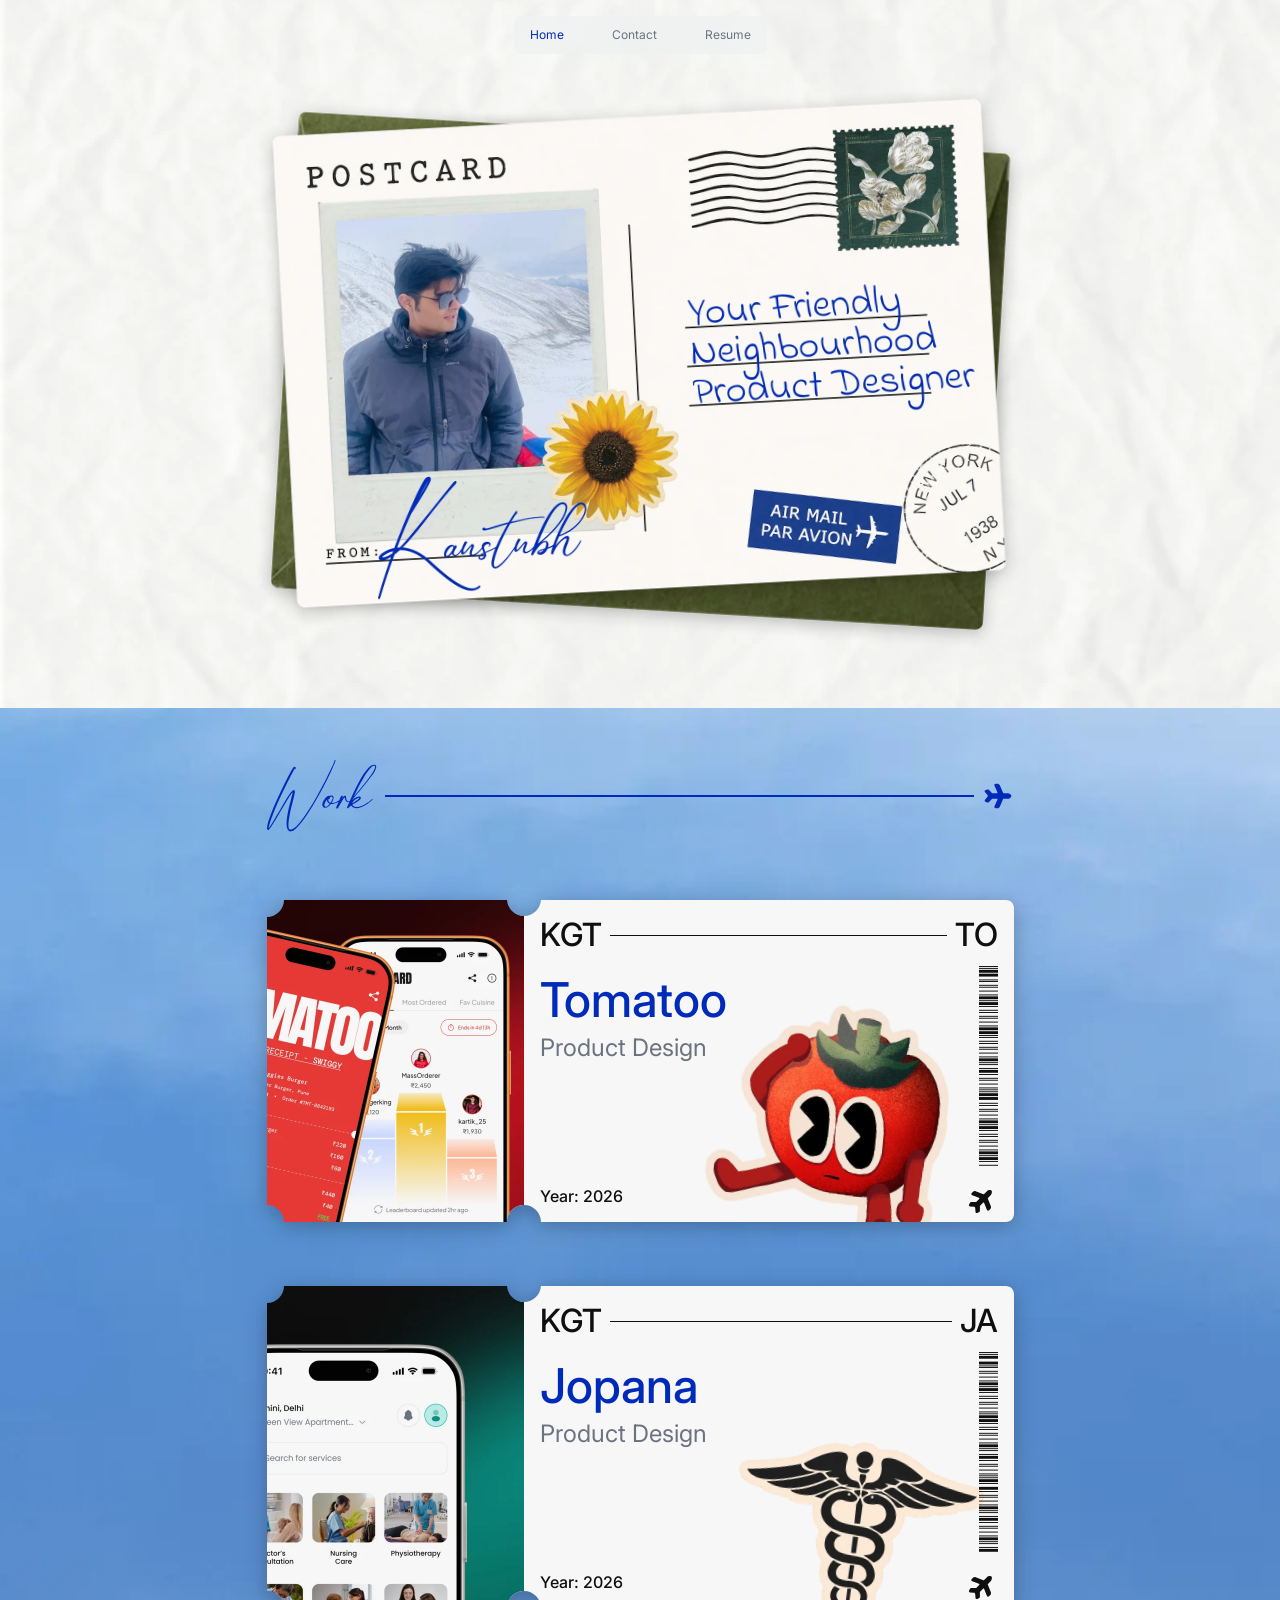
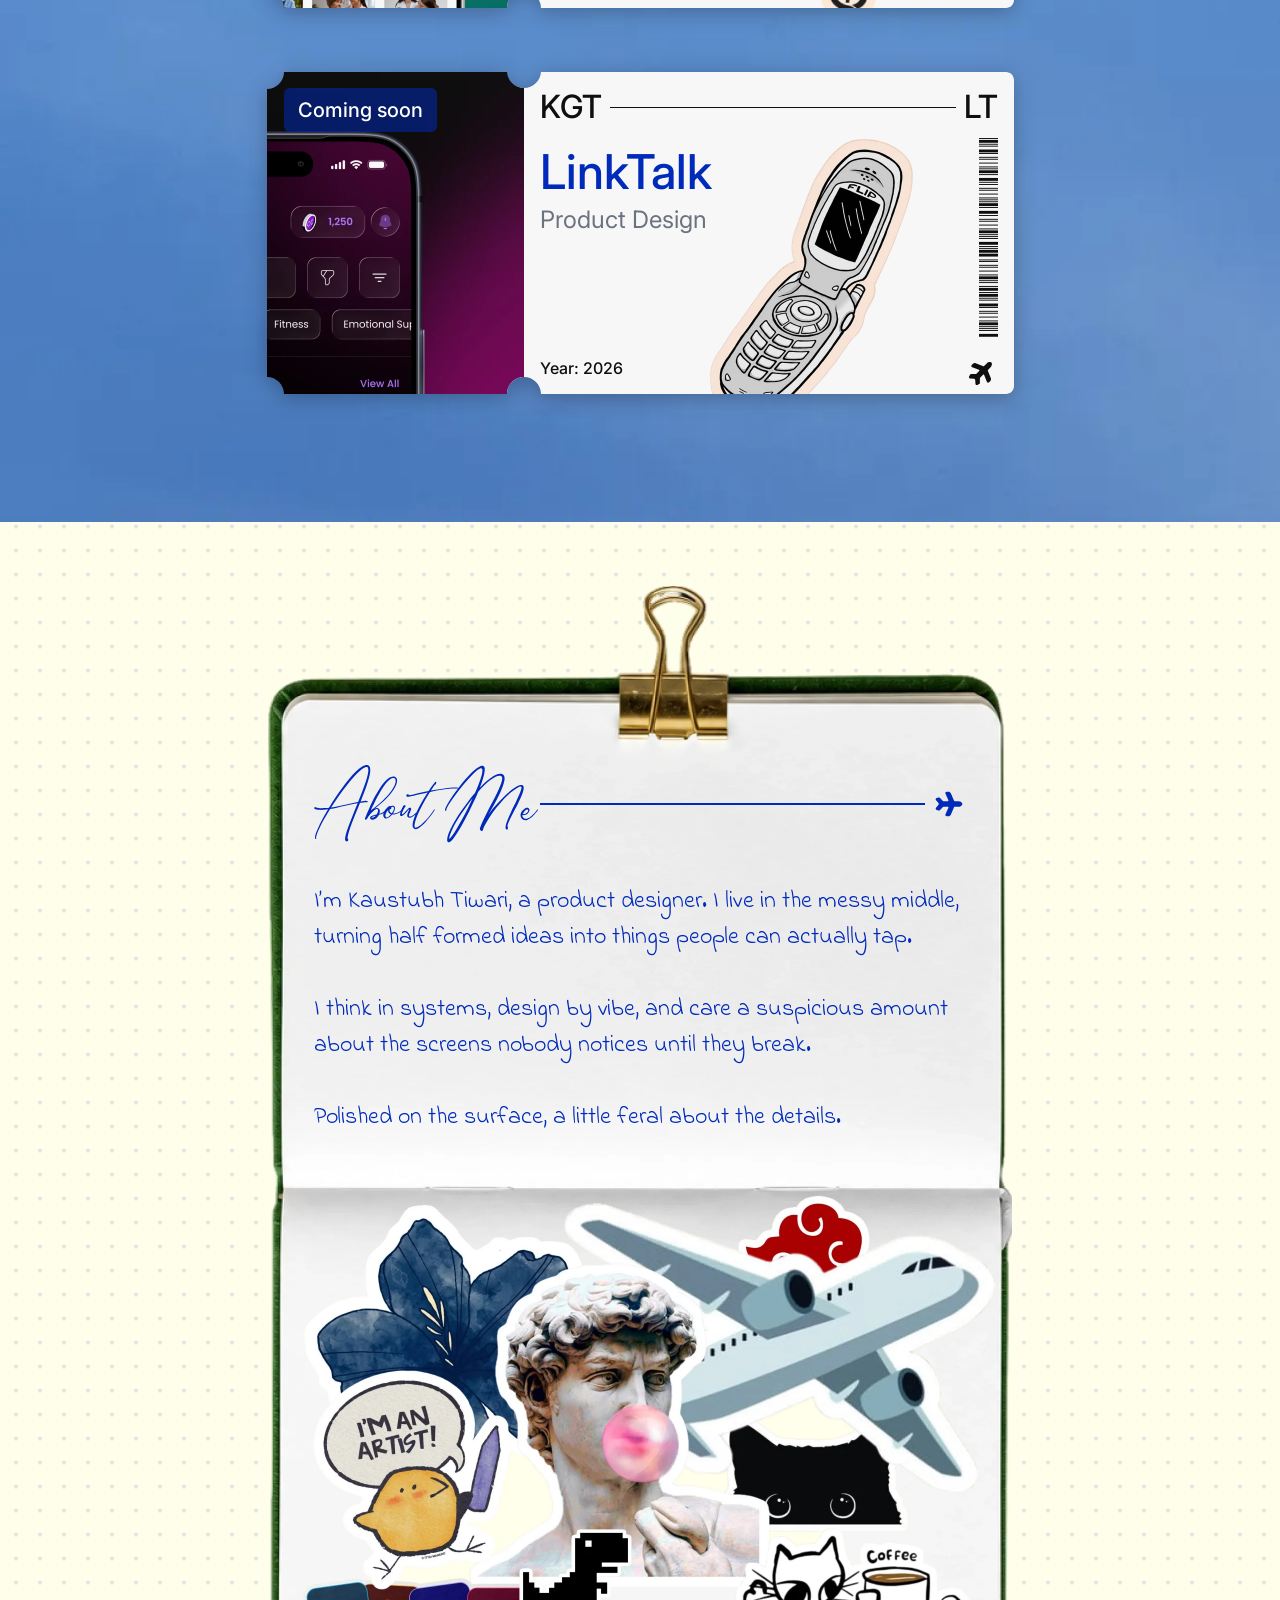
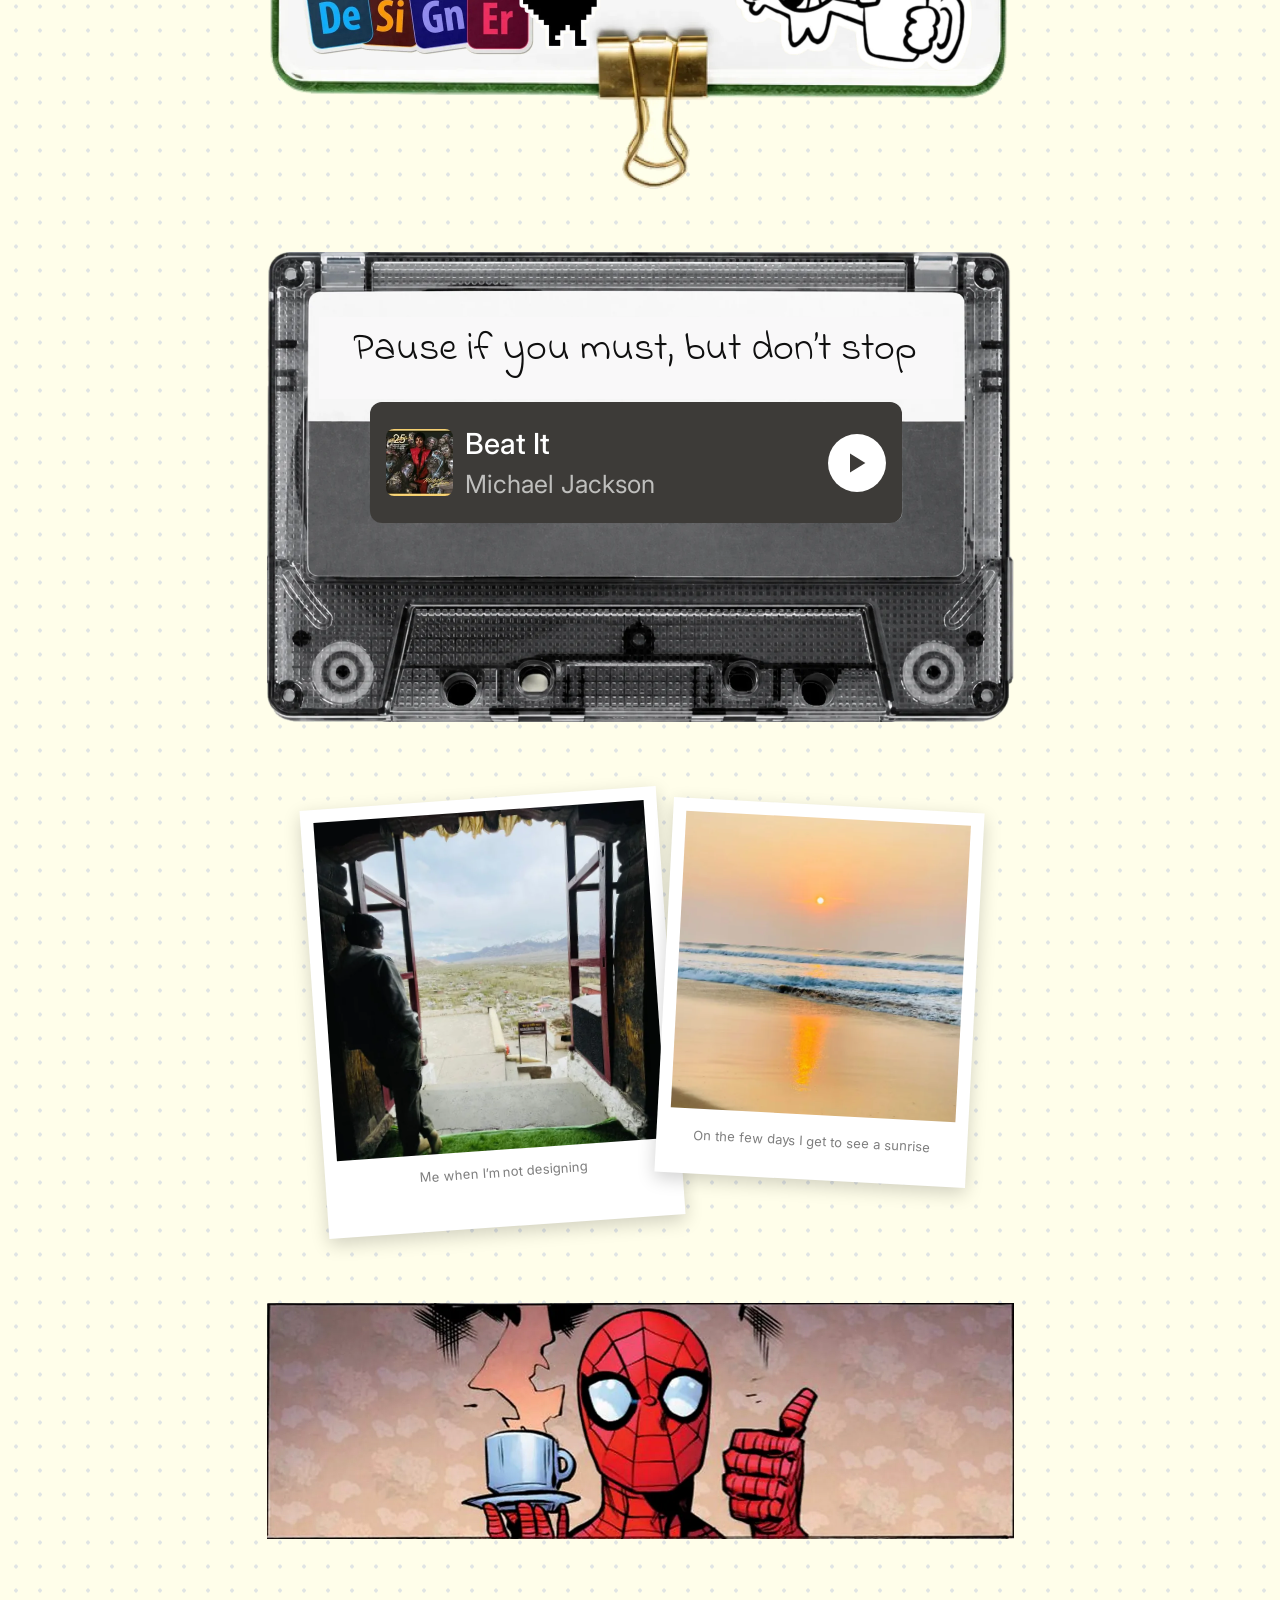
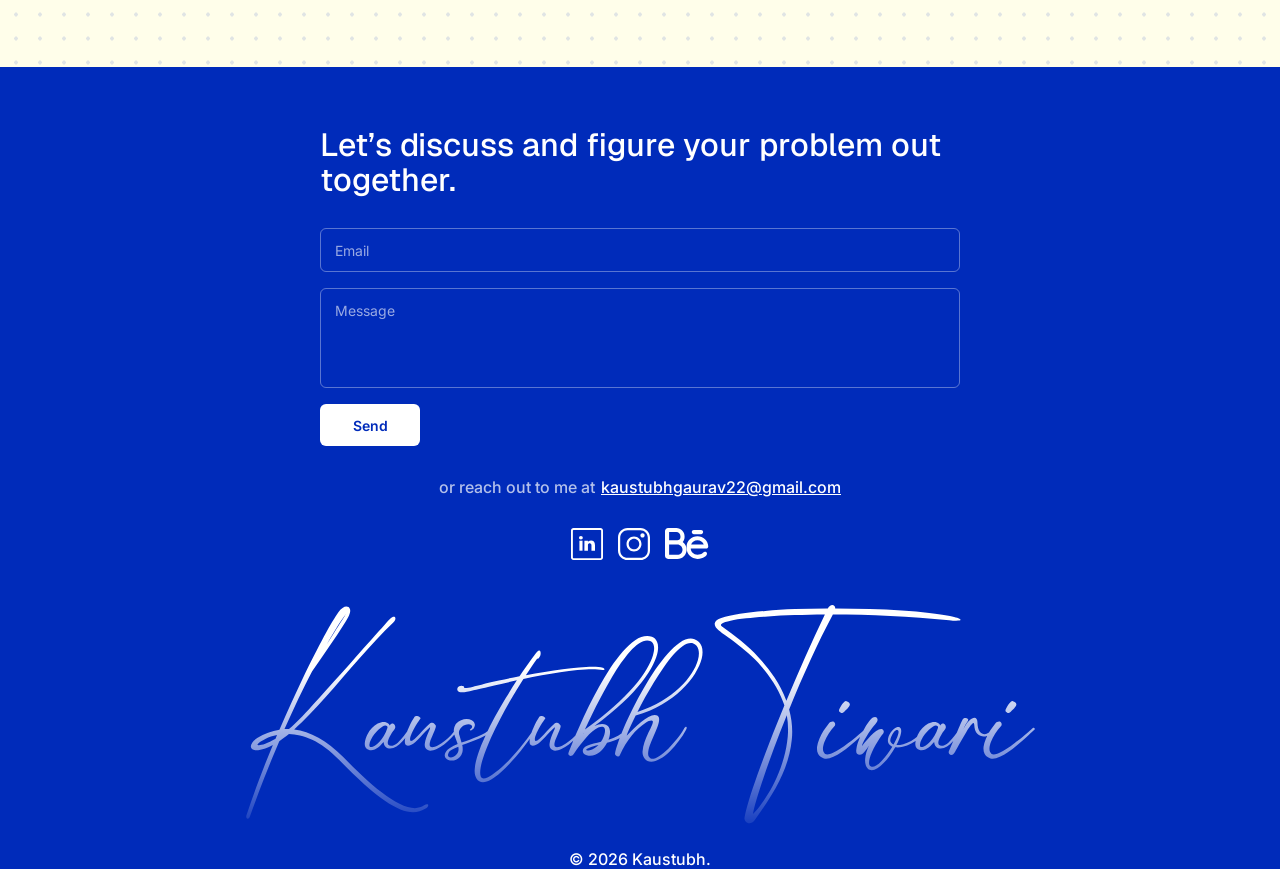
<file: index.html>
<!DOCTYPE html>
<html lang="en">
<head>
<meta charset="utf-8">
<meta name="viewport" content="width=device-width, initial-scale=1">
<!-- Google tag (gtag.js) -->
<script async src="https://www.googletagmanager.com/gtag/js?id=G-R4NJJXCTS9"></script>
<script>
  window.dataLayer = window.dataLayer || [];
  function gtag(){dataLayer.push(arguments);}
  gtag('js', new Date());

  gtag('config', 'G-R4NJJXCTS9');
</script>
<title>Kaustubh Tiwari — Product Designer</title>
<meta name="description" content="Product designer who lives in the messy middle, turning half formed ideas into things people can actually tap.">
<meta property="og:title" content="Kaustubh Tiwari — Product Designer">
<meta property="og:description" content="Product designer who lives in the messy middle, turning half formed ideas into things people can actually tap.">
<meta property="og:type" content="website">
<link rel="icon" href="assets/avatar.png">
<link rel="preconnect" href="https://fonts.googleapis.com">
<link rel="preconnect" href="https://fonts.gstatic.com" crossorigin>
<link href="https://fonts.googleapis.com/css2?family=Inter:wght@400;500;600&family=Instrument+Serif&family=Geist:wght@400;500&family=Geist+Mono&family=Libre+Barcode+39+Extended&family=Indie+Flower&display=swap" rel="stylesheet">
<script>document.documentElement.classList.add('js')</script>
<link rel="stylesheet" href="styles.css">
<link rel="stylesheet" href="about.css">
</head>
<body>

<nav class="nav">
  <div class="pills">
    <a class="pill" href="index.html" aria-current="page">Home</a>
    <a class="pill" href="#contact">Contact</a>
    <a class="pill" href="https://drive.google.com/file/d/1lz5UcnspnzGRZJ9eRvJriIrjdkVckLJb/view?usp=sharing" target="_blank" rel="noopener">Resume</a>
  </div>
</nav>

<!-- Each panel is a full width opaque sheet that pins and then gets covered by the
     next one climbing over it. They are direct children of body on purpose: a
     wrapper element would become the sticky containing block and leave the panel
     no room to travel. stack.js sets each panel's sticky offset. -->
<header class="panel panel--hero">
    <div class="col">
      <!-- The postcard is one composed graphic, so the headline lives in the artwork.
           This h1 keeps that line in the document for search and screen readers. -->
      <h1 class="sr-only">Kaustubh Tiwari, your friendly neighbourhood product designer</h1>
      <!-- The wrapper is what hover is measured against. Putting it on the image
           itself would mean the image rotating out from under the pointer and
           flickering; this box does not move. -->
      <!-- Two layers rather than one composite, so the postcard can be slid over
           the envelope. The envelope is decorative and the postcard carries the
           description, because between them they are one picture. -->
      <div class="postcard-wrap">
        <img class="hero-envelope" src="assets/hero-envelope.webp" alt=""
             width="1600" height="1094" fetchpriority="high">
        <img class="postcard" src="assets/hero-postcard.webp"
             alt="A postcard signed from Kaustubh, carrying a photo of him in the mountains, a sunflower, an air mail stamp and the handwritten line: Your Friendly Neighbourhood Product Designer"
             width="1600" height="1092" fetchpriority="high">
      </div>
    </div>
</header>

<main class="panel panel--work">
   <div class="col">

  <section class="section" id="work">
    <!-- Two headers in one. Desktop uses the handwritten wordmark, the rule and
         the plane, as Frame 16 now draws it. Mobile has not been redesigned, so
         it keeps the rule, diamond and serif label it already had. The h2 stays
         in both, visually hidden on desktop where the wordmark is artwork. -->
    <div class="head reveal">
      <img class="head-art" src="assets/about/work-head.svg" alt="" width="115" height="75">
      <span class="rule"></span>
      <span class="dia">&#9670;</span>
      <h2 class="label">Work</h2>
      <svg class="head-plane" viewBox="0 0 32 32" aria-hidden="true" focusable="false"><path d="M26.7335 14.1732L20.5068 11.4932L19.1202 10.9065C18.9068 10.7998 18.7202 10.5198 18.7202 10.2798V6.19983C18.7202 4.91983 17.7735 3.39983 16.6268 2.81316C16.2268 2.61316 15.7468 2.61316 15.3468 2.81316C14.2135 3.39983 13.2668 4.93316 13.2668 6.21316L13.2668 10.2932C13.2668 10.5332 13.0802 10.8132 12.8668 10.9198L5.26684 14.1865C4.42684 14.5332 3.74684 15.5865 3.74684 16.4932L3.74684 18.2532C3.74684 19.3865 4.60017 19.9465 5.6535 19.4932L12.3335 16.6132C12.8535 16.3865 13.2802 16.6665 13.2802 17.2398L13.2802 18.7198V21.1198C13.2802 21.4265 13.1068 21.8665 12.8935 22.0798L9.80017 25.1865C9.48017 25.5065 9.3335 26.1332 9.48017 26.5865L10.0802 28.3998C10.3202 29.1865 11.2135 29.5598 11.9468 29.1865L15.1202 26.5198C15.6002 26.1065 16.3868 26.1065 16.8668 26.5198L20.0402 29.1865C20.7735 29.5465 21.6668 29.1865 21.9335 28.3998L22.5335 26.5865C22.6802 26.1465 22.5335 25.5065 22.2135 25.1865L19.1202 22.0798C18.8935 21.8665 18.7202 21.4265 18.7202 21.1198L18.7202 17.2398C18.7202 16.6665 19.1335 16.3998 19.6668 16.6132L26.3468 19.4932C27.4002 19.9465 28.2535 19.3865 28.2535 18.2532V16.4932C28.2535 15.5865 27.5735 14.5332 26.7335 14.1732Z"/></svg>
    </div>
    <!-- Boarding pass cards. The artwork differs between layouts rather than
         reflowing: a shaped stub beside the body on desktop, a full width still
         above it on mobile, so <picture> fetches only the one in play. -->
    <div class="work-list">

      <a class="ticket reveal" href="case-tomatoo.html">
        <div class="ticket-face">
          <div class="ticket-inner">
            <picture class="ticket-shot">
              <source media="(min-width: 681px)" srcset="assets/work/stub-tomatoo.webp">
              <img src="assets/work/shot-tomatoo.webp" alt="Tomatoo app screens" loading="lazy">
            </picture>
            <p class="ticket-route"><span>KGT</span><span class="ticket-rule"></span><span>TO</span></p>
            <p class="ticket-title">Tomatoo</p>
            <p class="ticket-kind">Product Design<span class="ticket-kind-year"> | 2026</span></p>
            <p class="ticket-year">Year: 2026</p>
            <img class="ticket-mascot ticket-mascot--tomatoo" src="assets/work/mascot-tomatoo.webp" alt="" loading="lazy">
            <span class="ticket-tear"></span>
            <span class="ticket-barcode">Tomatoo</span>
            <span class="ticket-plane"></span>
          </div>
        </div>
      </a>

      <a class="ticket reveal" href="case-jopana.html">
        <div class="ticket-face">
          <div class="ticket-inner">
            <picture class="ticket-shot">
              <source media="(min-width: 681px)" srcset="assets/work/stub-jopana.webp">
              <img src="assets/work/shot-jopana.webp" alt="Jopana app screens" loading="lazy">
            </picture>
            <p class="ticket-route"><span>KGT</span><span class="ticket-rule"></span><span>JA</span></p>
            <p class="ticket-title">Jopana</p>
            <p class="ticket-kind">Product Design<span class="ticket-kind-year"> | 2026</span></p>
            <p class="ticket-year">Year: 2026</p>
            <img class="ticket-mascot ticket-mascot--jopana" src="assets/work/mascot-jopana.webp" alt="" loading="lazy">
            <span class="ticket-tear"></span>
            <span class="ticket-barcode">Jopanaa</span>
            <span class="ticket-plane"></span>
          </div>
        </div>
      </a>

      <!-- no case study to link to yet, so this one is deliberately not an anchor -->
      <div class="ticket ticket--soon reveal">
        <div class="ticket-face">
          <div class="ticket-inner">
            <picture class="ticket-shot">
              <source media="(min-width: 681px)" srcset="assets/work/stub-linktalk.webp">
              <img src="assets/work/shot-linktalk.webp" alt="LinkTalk app screens" loading="lazy">
            </picture>
            <p class="ticket-route"><span>KGT</span><span class="ticket-rule"></span><span>LT</span></p>
            <p class="ticket-title">LinkTalk</p>
            <p class="ticket-kind">Product Design<span class="ticket-kind-year"> | 2026</span></p>
            <p class="ticket-year">Year: 2026</p>
            <img class="ticket-mascot ticket-mascot--linktalk" src="assets/work/mascot-linktalk.webp" alt="" loading="lazy">
            <span class="ticket-tear"></span>
            <span class="ticket-barcode">LinkTaLk</span>
            <span class="ticket-plane"></span>
            <span class="ticket-soon">Coming soon</span>
          </div>
        </div>
      </div>

    </div>
  </section>

   </div>
</main>

<section class="panel panel--about">
   <div class="col">

  <!-- Frame 28 on Page 5. A composed piece rather than a stack of blocks, so it
       is placed in design pixels against one container unit, the same way the
       boarding pass cards are. Paint order is document order: the notebook, then
       what is written on it, then the tape, then the pair, then the strip. -->
  <section class="section" id="about">
    <div class="about-stage reveal">
      <div class="about-inner">

        <img class="ab ab-book" src="assets/about/notebook.webp" alt=""
             width="1498" height="2450">

        <h2 class="ab-h2">
          <img class="ab ab-head" src="assets/about/about-head.svg" alt="About Me"
               width="226" height="78">
        </h2>
        <span class="ab ab-rule"></span>
        <svg class="ab ab-plane" viewBox="0 0 32 32" aria-hidden="true" focusable="false"><path d="M26.7335 14.1732L20.5068 11.4932L19.1202 10.9065C18.9068 10.7998 18.7202 10.5198 18.7202 10.2798V6.19983C18.7202 4.91983 17.7735 3.39983 16.6268 2.81316C16.2268 2.61316 15.7468 2.61316 15.3468 2.81316C14.2135 3.39983 13.2668 4.93316 13.2668 6.21316L13.2668 10.2932C13.2668 10.5332 13.0802 10.8132 12.8668 10.9198L5.26684 14.1865C4.42684 14.5332 3.74684 15.5865 3.74684 16.4932L3.74684 18.2532C3.74684 19.3865 4.60017 19.9465 5.6535 19.4932L12.3335 16.6132C12.8535 16.3865 13.2802 16.6665 13.2802 17.2398L13.2802 18.7198V21.1198C13.2802 21.4265 13.1068 21.8665 12.8935 22.0798L9.80017 25.1865C9.48017 25.5065 9.3335 26.1332 9.48017 26.5865L10.0802 28.3998C10.3202 29.1865 11.2135 29.5598 11.9468 29.1865L15.1202 26.5198C15.6002 26.1065 16.3868 26.1065 16.8668 26.5198L20.0402 29.1865C20.7735 29.5465 21.6668 29.1865 21.9335 28.3998L22.5335 26.5865C22.6802 26.1465 22.5335 25.5065 22.2135 25.1865L19.1202 22.0798C18.8935 21.8665 18.7202 21.4265 18.7202 21.1198L18.7202 17.2398C18.7202 16.6665 19.1335 16.3998 19.6668 16.6132L26.3468 19.4932C27.4002 19.9465 28.2535 19.3865 28.2535 18.2532V16.4932C28.2535 15.5865 27.5735 14.5332 26.7335 14.1732Z"/></svg>

        <div class="ab ab-copy">
          <p>I&rsquo;m Kaustubh Tiwari, a product designer. I live in the messy middle, turning half formed ideas into things people can actually tap.</p>
          <p>I think in systems, design by vibe, and care a suspicious amount about the screens nobody notices until they break.</p>
          <p>Polished on the surface, a little feral about the details.</p>
        </div>

        <img class="ab ab-collage" src="assets/about/stickers.webp" alt=""
             width="1442" height="1164" loading="lazy">

        <img class="ab ab-tape" src="assets/about/tape.webp" alt=""
             width="1494" height="940" loading="lazy">
        <span class="ab ab-label"></span>
        <p class="ab ab-line">Pause if you must, but don&rsquo;t stop</p>
        <!-- The bar is drawn here and Spotify plays underneath it. Its compact
             embed is fixed at 80 tall and carries its own chrome, so it cannot be
             the bar in Frame 26; instead track.js drives it through Spotify's
             Embed IFrame API and this is the only visible control.
             To change the track: swap the id in data-track, the art, name and artist. -->
        <div class="ab ab-track" data-track="1OOtq8tRnDM8kG2gqUPjAj">
          <img class="ab-track-art" src="assets/about/track-art.webp" alt=""
               width="104" height="104" loading="lazy">
          <span class="ab-track-meta">
            <span class="ab-track-name">Beat It</span>
            <span class="ab-track-artist">Michael Jackson</span>
          </span>
          <!-- Falls back to a plain link to the track, and is upgraded to a play
               button by track.js once the API is actually available. -->
          <a class="ab-track-play" href="https://open.spotify.com/track/1OOtq8tRnDM8kG2gqUPjAj"
             target="_blank" rel="noopener" aria-label="Beat It by Michael Jackson on Spotify">
            <svg class="ab-track-ico ab-track-ico--play" viewBox="0 0 12 12" aria-hidden="true" focusable="false"><path d="M2.5 1.2 10.2 6 2.5 10.8Z"/></svg>
            <svg class="ab-track-ico ab-track-ico--pause" viewBox="0 0 12 12" aria-hidden="true" focusable="false"><path d="M2.5 1.5h2.6v9H2.5zm4.4 0h2.6v9H6.9z"/></svg>
          </a>
          <span class="ab-track-embed" aria-hidden="true"><span class="ab-track-slot"></span></span>
        </div>

        <div class="ab-pols">
          <figure class="ab ab-pol ab-pol--1">
            <img src="assets/polaroid-1.webp" alt="">
            <figcaption>Me when I&rsquo;m not designing</figcaption>
          </figure>
          <figure class="ab ab-pol ab-pol--2">
            <img src="assets/polaroid-2.webp" alt="">
            <figcaption>On the few days I get to see a sunrise</figcaption>
          </figure>
        </div>

        <img class="ab ab-strip" src="assets/about/strip.webp" alt=""
             width="1494" height="472" loading="lazy">

      </div>
    </div>
  </section>

   </div>
</section>

<footer class="footer panel panel--footer" id="contact">
  <div class="contact">
    <h2>Let&rsquo;s discuss and figure your problem out together.</h2>

    <form class="form" action="https://formspree.io/f/xeeyaeny" method="POST">
      <input type="email" name="email" placeholder="Email" required aria-label="Email">
      <textarea name="message" placeholder="Message" required aria-label="Message"></textarea>
      <button class="send" type="submit">Send</button>
    </form>

    <div class="or">
      <span>or reach out to me at</span>
      <a href="mailto:kaustubhgaurav22@gmail.com">kaustubhgaurav22@gmail.com</a>
    </div>

    <div class="socials">
      <a href="https://www.linkedin.com/in/kaustubh-gaurav-tiwari/" aria-label="LinkedIn" target="_blank" rel="noopener"><svg viewBox="0 0 32 32" aria-hidden="true" focusable="false"><path d="M29.5 0H2.5C1.11875 0 0 1.11875 0 2.5V29.5C0 30.8813 1.11875 32 2.5 32H29.5C30.8813 32 32 30.8813 32 29.5V2.5C32 1.11875 30.8813 0 29.5 0ZM30.125 29.5C30.125 29.8438 29.8438 30.125 29.5 30.125H2.5C2.15625 30.125 1.875 29.8438 1.875 29.5V2.5C1.875 2.15625 2.15625 1.875 2.5 1.875H29.5C29.8438 1.875 30.125 2.15625 30.125 2.5V29.5Z"/><path d="M11.525 12.7124H8.40625V22.6937H11.525V12.7124Z"/><path d="M20.0437 12.6187C18.2562 12.6187 17.1375 13.5937 16.9312 14.2812V12.7124H13.425C13.4687 13.5437 13.425 22.6937 13.425 22.6937H16.9312V17.2999C16.9312 16.9937 16.9187 16.6937 17.0062 16.4812C17.2437 15.8812 17.7625 15.2562 18.6937 15.2562C19.9125 15.2562 20.4625 16.1812 20.4625 17.5312V22.6937H24V17.1437C24 14.0562 22.2625 12.6187 20.0437 12.6187Z"/><path d="M9.90002 8C8.75002 8 7.99377 8.74375 7.99377 9.73125C7.99377 10.7 8.72502 11.4625 9.85627 11.4625H9.88127C11.0563 11.4625 11.7875 10.6938 11.7813 9.73125C11.7563 8.74375 11.05 8 9.90002 8Z"/></svg></a>
      <a href="https://www.instagram.com/kaustubh_gaurav22/" aria-label="Instagram" target="_blank" rel="noopener"><svg viewBox="0 0 32 32" aria-hidden="true" focusable="false"><path d="M29.7839 9.61749C29.7837 5.52978 26.4702 2.21609 22.3825 2.21609H9.61749C5.52989 2.21628 2.21628 5.52989 2.21609 9.61749V22.3825C2.21609 26.4702 5.52978 29.7837 9.61749 29.7839H22.3825C26.4703 29.7839 29.7839 26.4703 29.7839 22.3825V9.61749ZM32 22.3825C32 27.6942 27.6942 32 22.3825 32H9.61749C4.30585 31.9998 9.13743e-07 27.6941 0 22.3825V9.61749C0.000186856 4.30598 4.30598 0.000186852 9.61749 0H22.3825C27.6941 9.1377e-07 31.9998 4.30585 32 9.61749V22.3825Z"/><path d="M21.2748 15.9998C21.2748 13.0869 18.9133 10.7255 16.0003 10.7254C13.0873 10.7254 10.7259 13.0868 10.7259 15.9998C10.7259 18.9128 13.0874 21.2743 16.0003 21.2743C17.399 21.2743 18.7405 20.7182 19.7296 19.7291C20.7187 18.74 21.2747 17.3985 21.2748 15.9998ZM23.4909 15.9998C23.4908 17.9863 22.7011 19.8913 21.2964 21.2959C19.8918 22.7006 17.9868 23.4903 16.0003 23.4904C11.8635 23.4904 8.50986 20.1367 8.50977 15.9998C8.50977 11.8629 11.8634 8.50928 16.0003 8.50928C20.1372 8.50937 23.4909 11.863 23.4909 15.9998Z"/><path d="M24.51 5.36278C23.335 5.36278 22.3825 6.31527 22.3825 7.49023C22.3825 8.66519 23.335 9.61768 24.51 9.61768C25.6849 9.61768 26.6374 8.66519 26.6374 7.49023C26.6374 6.31527 25.6849 5.36278 24.51 5.36278Z"/></svg></a>
      <a href="https://www.behance.net/kaustubhgaurav1" aria-label="Behance" target="_blank" rel="noopener"><svg viewBox="0 0 30 22" aria-hidden="true" focusable="false"><path fill-rule="evenodd" clip-rule="evenodd" d="M13.4583 6.375C13.4583 7.64474 12.9811 8.80302 12.1961 9.68022C13.8176 10.8359 14.875 12.732 14.875 14.875C14.875 18.3958 12.0208 21.25 8.5 21.25H2.125C0.951391 21.25 0 20.2986 0 19.125V2.125C0 0.951391 0.951391 0 2.125 0H7.79167C10.9213 0 13.4583 2.53705 13.4583 5.66667V6.375ZM2.83333 8.5V2.83333H7.79167C9.35647 2.83333 10.625 4.10186 10.625 5.66667V6.375C10.625 7.54861 9.67361 8.5 8.5 8.5H2.83333ZM2.83333 11.3333H8.5C10.456 11.3333 12.0417 12.919 12.0417 14.875C12.0417 16.831 10.456 18.4167 8.5 18.4167H2.83333V11.3333Z"/><path d="M18.4167 2.83366C18.4167 2.05126 19.0509 1.41699 19.8334 1.41699H24.7917C25.5741 1.41699 26.2084 2.05126 26.2084 2.83366C26.2084 3.61606 25.5741 4.25033 24.7917 4.25033H19.8334C19.0509 4.25033 18.4167 3.61606 18.4167 2.83366Z"/><path fill-rule="evenodd" clip-rule="evenodd" d="M22.3125 5.66699C18.287 5.66699 14.875 8.75858 14.875 12.7503V14.167C14.875 18.1587 18.287 21.2503 22.3125 21.2503C24.4589 21.2503 26.0131 20.6321 27.0537 19.9624C27.68 19.5594 28.1717 19.0685 28.6451 18.5045C29.0847 17.8573 28.9163 16.9762 28.269 16.5366C27.6281 16.1014 26.7579 16.2624 26.3142 16.8941C26.0985 17.1691 25.8118 17.3923 25.5203 17.5799C24.91 17.9727 23.8839 18.417 22.3125 18.417C19.6876 18.417 17.7083 16.4345 17.7083 14.167H28.3333C29.1158 14.167 29.75 13.5328 29.75 12.7503C29.75 8.75858 26.338 5.66699 22.3125 5.66699ZM26.6515 11.3337C26.0286 9.71668 24.3687 8.50033 22.3125 8.50033C20.2564 8.50033 18.5964 9.71668 17.9735 11.3337H26.6515Z"/></svg></a>
    </div>
  </div>

  <div class="wordmark">
    <img class="mark" src="assets/wordmark.svg" alt="Kaustubh Tiwari" width="789" height="219">
    <p class="copy">&copy; 2026 Kaustubh.</p>
  </div>
</footer>

<script src="track.js" defer></script>
<script src="stack.js" defer></script>
<script src="smooth-scroll.js" defer></script>
<script src="reveal.js" defer></script>
</body>
</html>
</file>
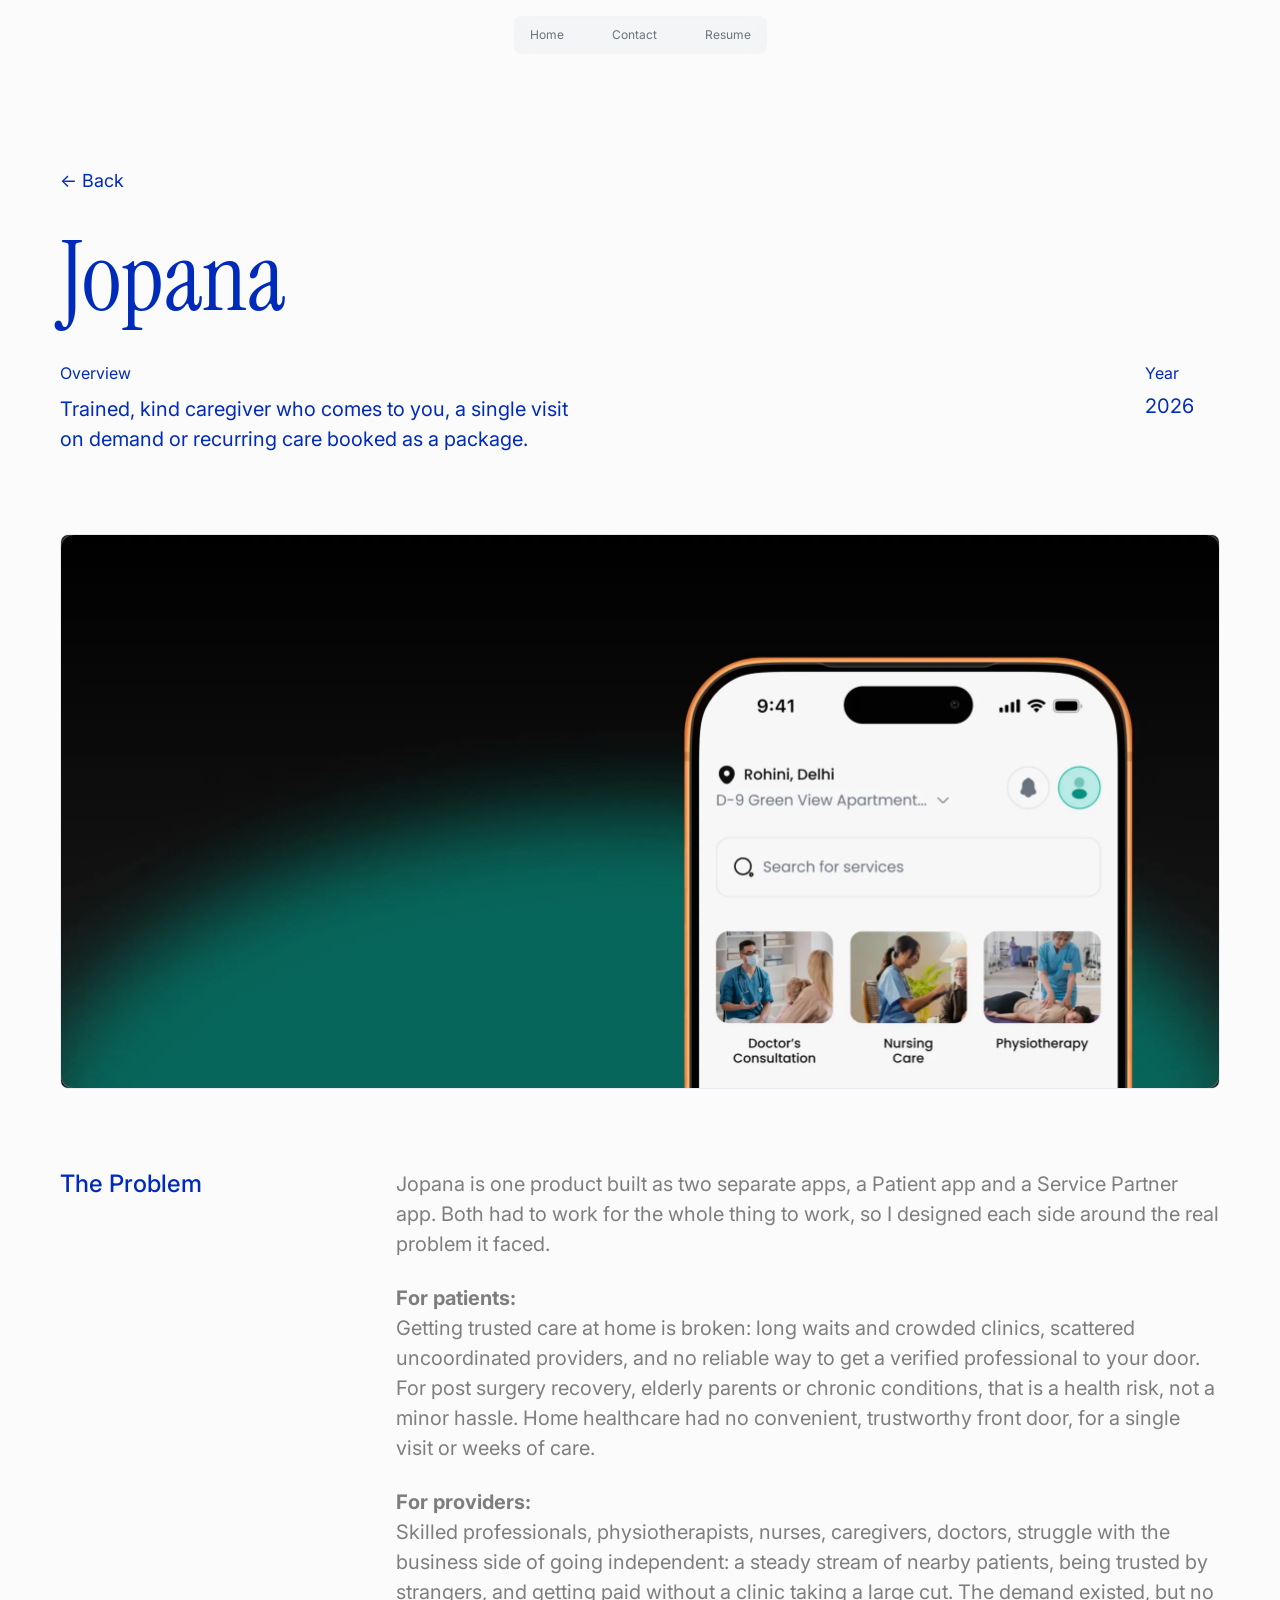
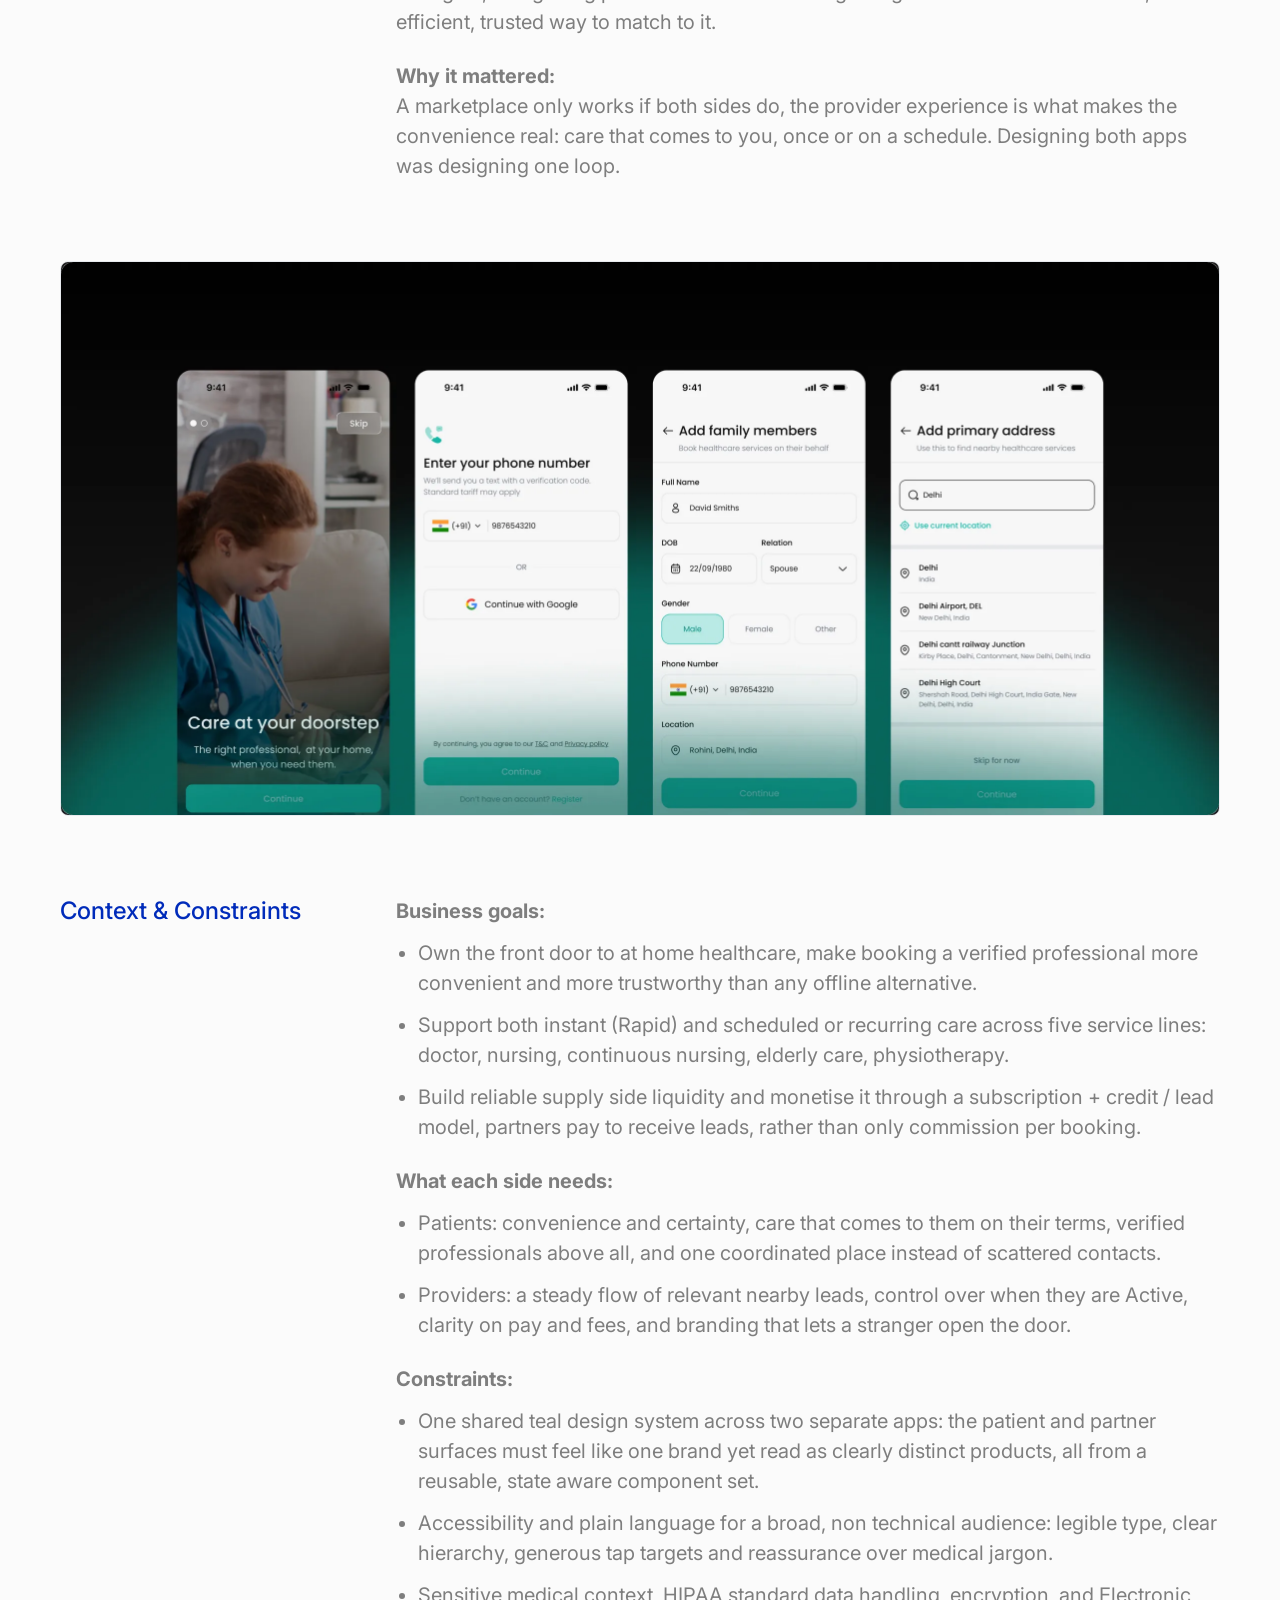
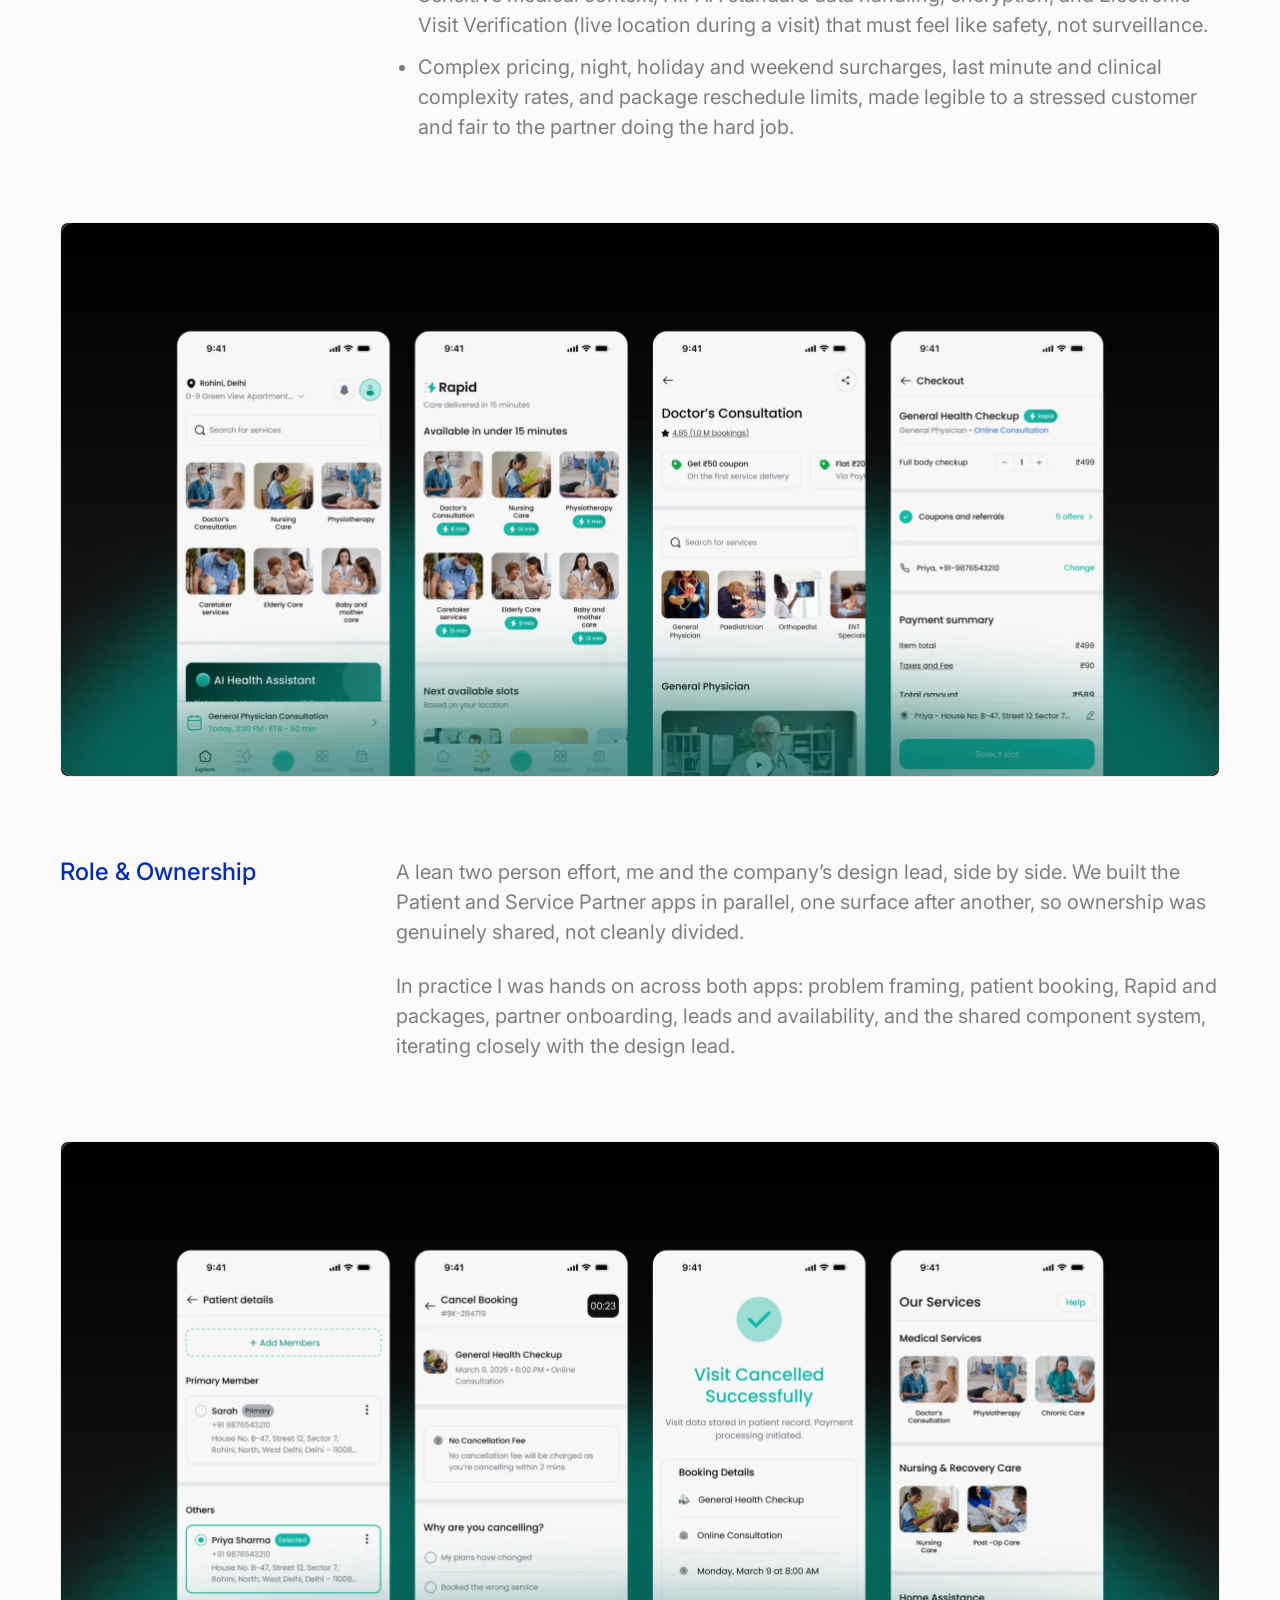
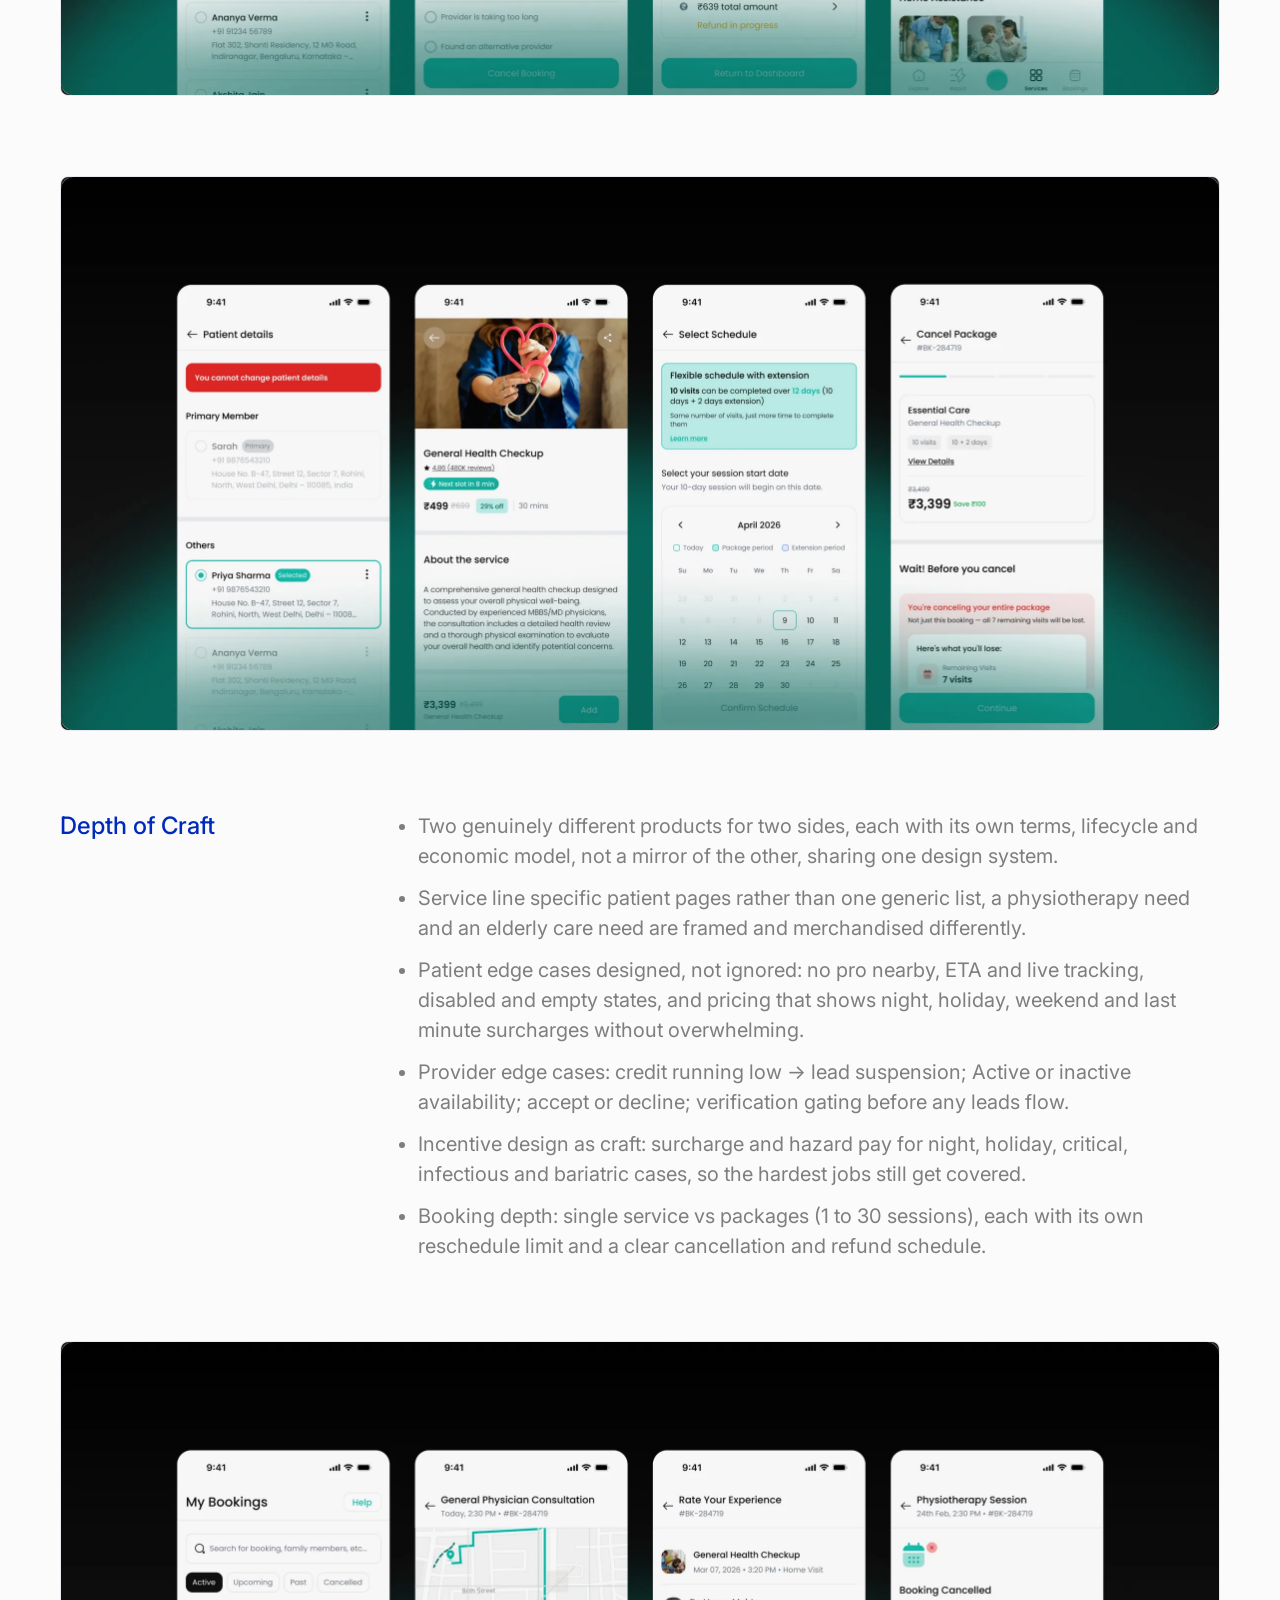
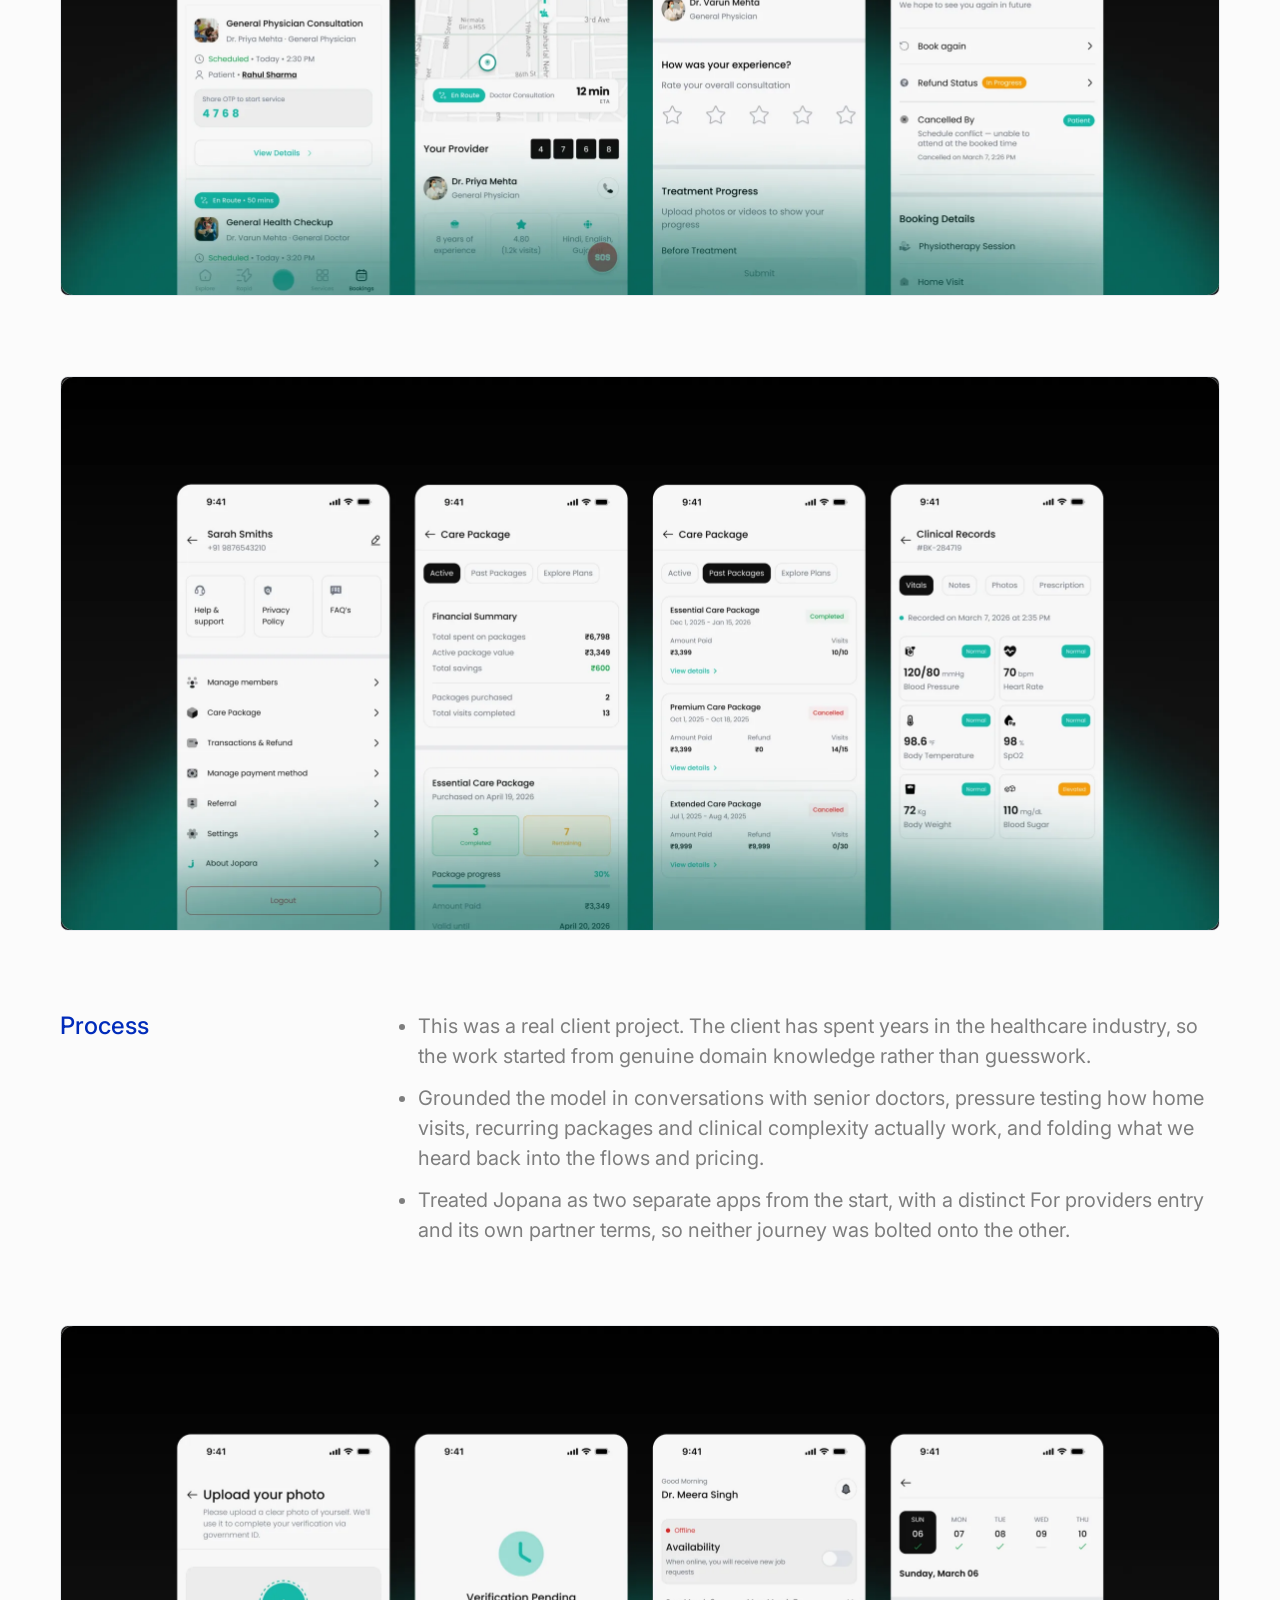
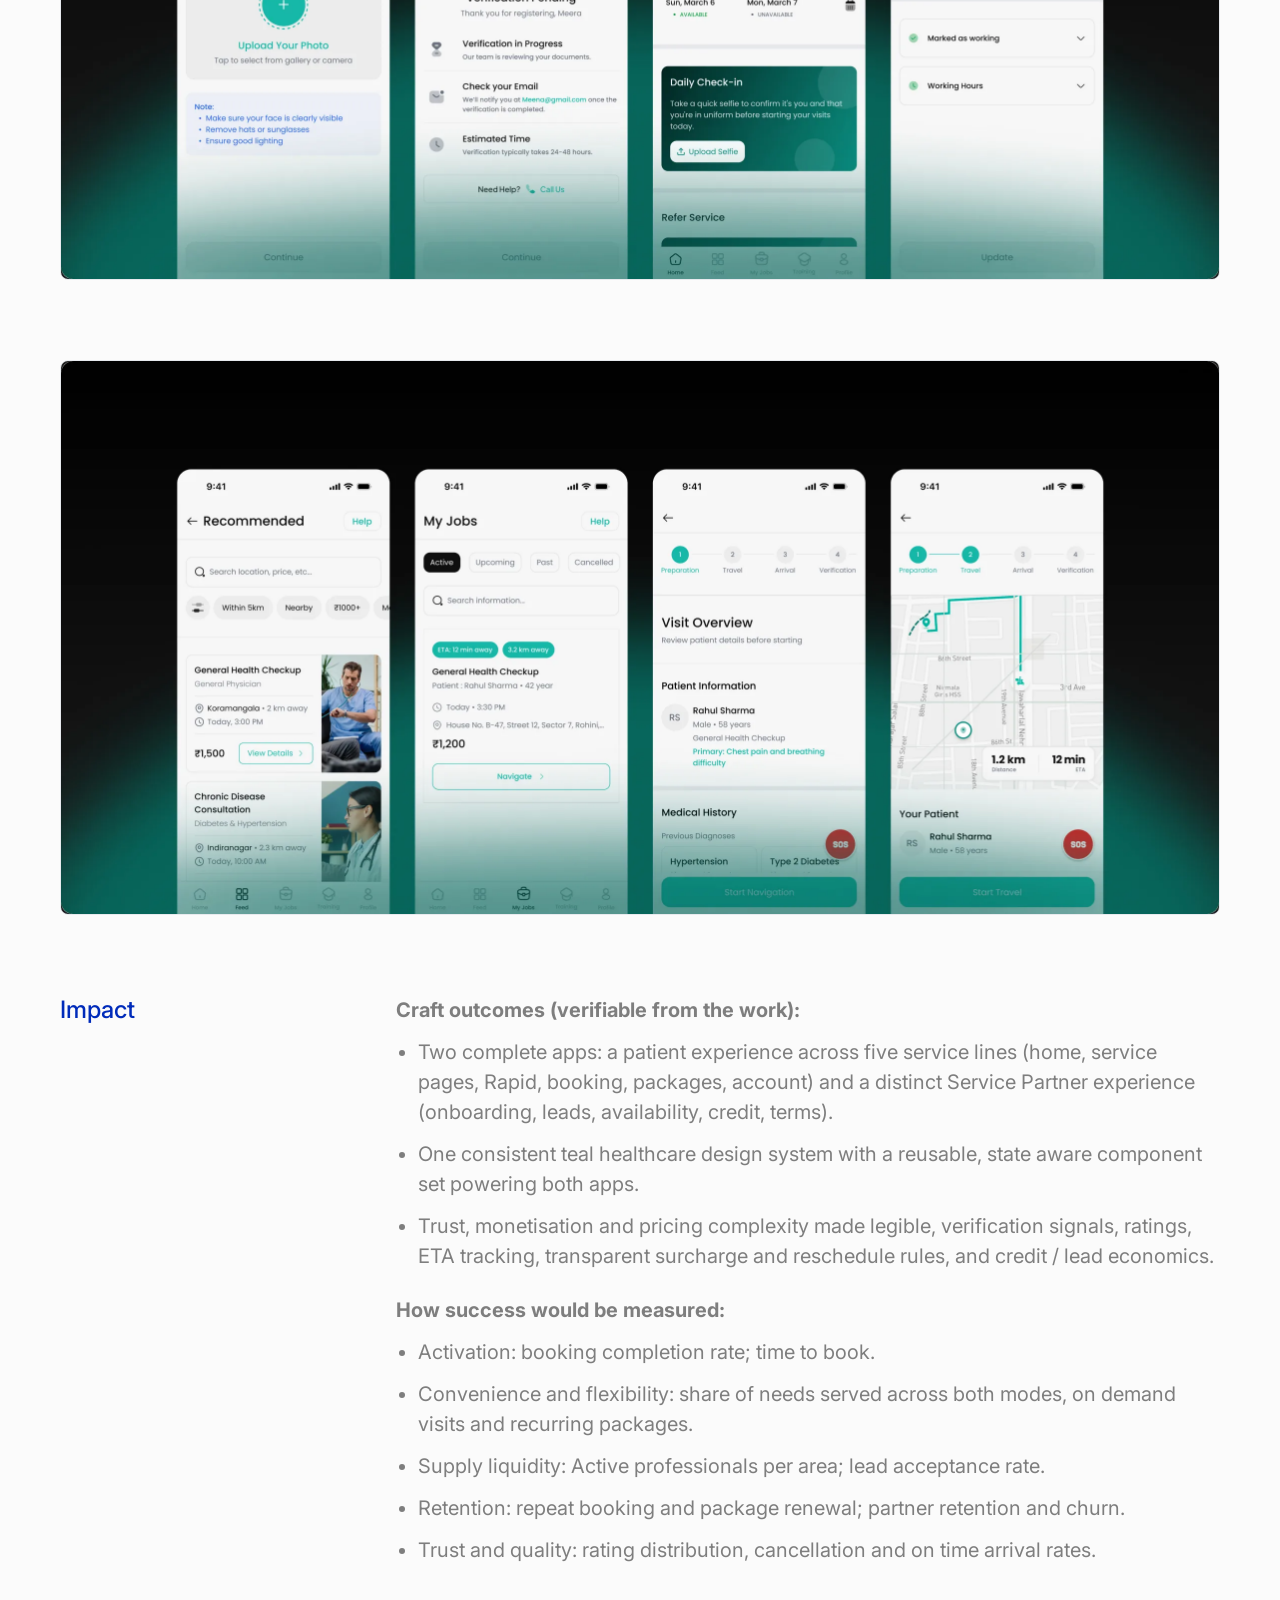
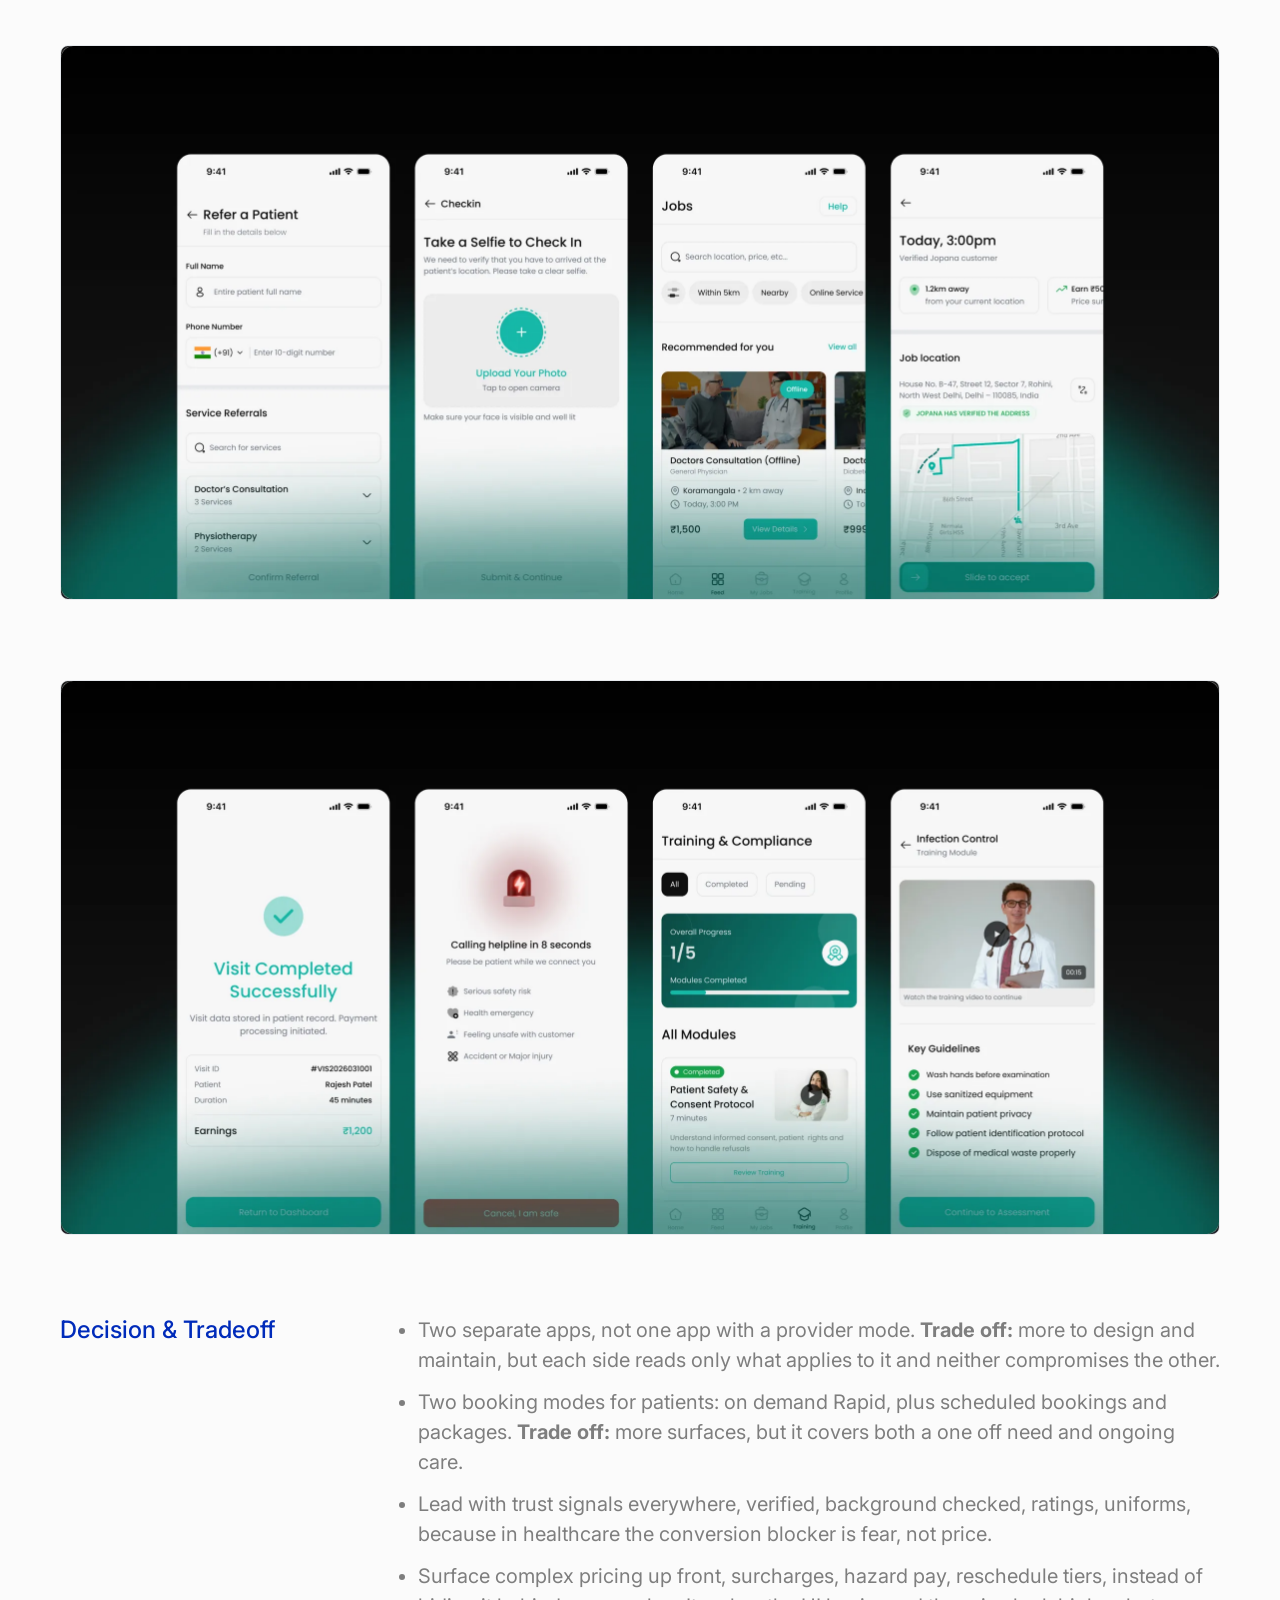
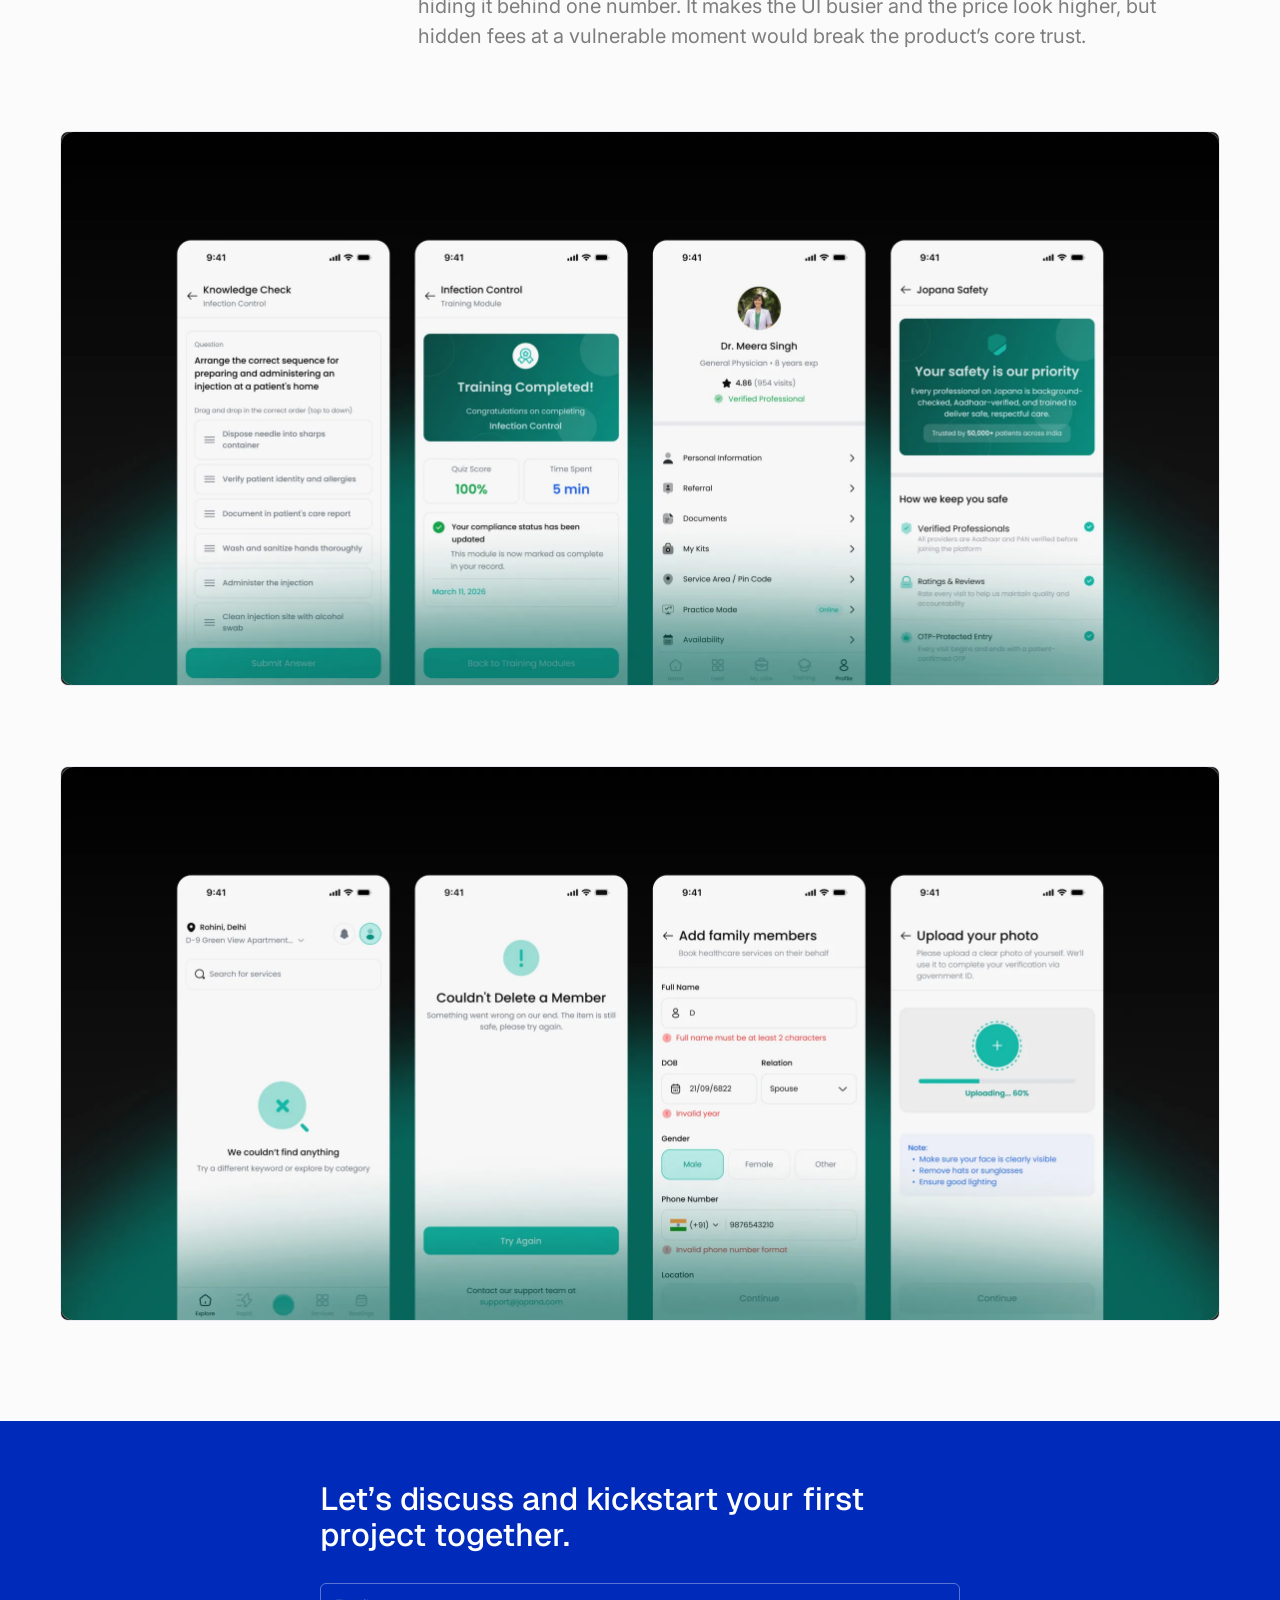
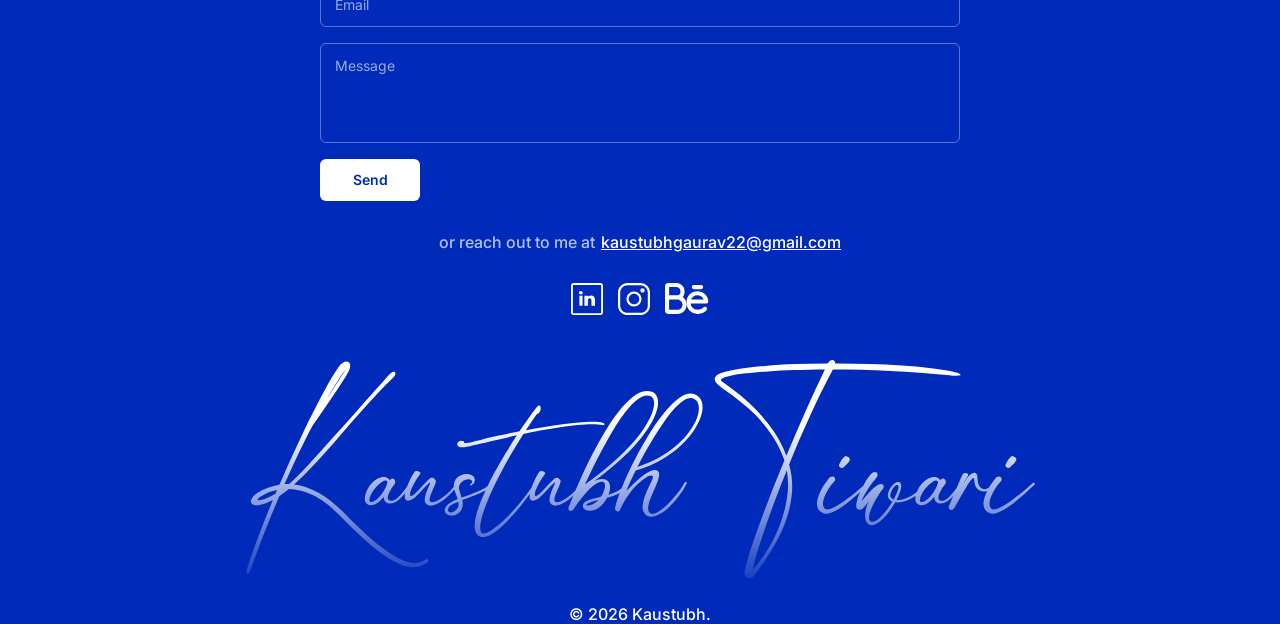
<file: case-jopana.html>
<!DOCTYPE html>
<html lang="en">
<head>
<meta charset="utf-8">
<meta name="viewport" content="width=device-width, initial-scale=1">
<!-- Google tag (gtag.js) -->
<script async src="https://www.googletagmanager.com/gtag/js?id=G-R4NJJXCTS9"></script>
<script>
  window.dataLayer = window.dataLayer || [];
  function gtag(){dataLayer.push(arguments);}
  gtag('js', new Date());

  gtag('config', 'G-R4NJJXCTS9');
</script>
<title>Jopana — Kaustubh Tiwari</title>
<meta name="description" content="Trained, kind caregiver who comes to you, a single visit on demand or recurring care booked as a package.">
<meta property="og:title" content="Jopana — Kaustubh Tiwari">
<meta property="og:description" content="Trained, kind caregiver who comes to you, a single visit on demand or recurring care booked as a package.">
<meta property="og:image" content="assets/jopana-01.webp">
<link rel="icon" href="assets/avatar.png">
<link rel="preconnect" href="https://fonts.googleapis.com">
<link rel="preconnect" href="https://fonts.gstatic.com" crossorigin>
<link href="https://fonts.googleapis.com/css2?family=Inter:wght@400;500;600;700&family=Instrument+Serif&family=Geist:wght@400;500&family=Geist+Mono&display=swap" rel="stylesheet">
<script>document.documentElement.classList.add('js')</script>
<link rel="stylesheet" href="styles.css">
</head>
<body>

<nav class="nav">
  <div class="pills">
    <a class="pill" href="index.html">Home</a>
    <a class="pill" href="#contact">Contact</a>
    <a class="pill" href="https://drive.google.com/file/d/1lz5UcnspnzGRZJ9eRvJriIrjdkVckLJb/view?usp=sharing" target="_blank" rel="noopener">Resume</a>
  </div>
</nav>

<main class="col col--case">

  <header class="masthead reveal">
    <a class="back" href="index.html#work">&larr; Back</a>
    <h1 class="case-title">Jopana</h1>
    <div class="meta">
      <div class="meta-col meta-col--overview">
        <div class="meta-label">Overview</div>
        <p class="meta-value">Trained, kind caregiver who comes to you, a single visit on demand or recurring care booked as a package.</p>
      </div>
      <div class="meta-col meta-col--year">
        <div class="meta-label">Year</div>
        <p class="meta-value">2026</p>
      </div>
    </div>
  </header>

  <figure class="plate reveal"><img src="assets/jopana-01.webp" alt="Jopana" width="2320" height="1108"></figure>

  <section class="case-section reveal">
    <h2 class="case-head">The Problem</h2>
    <div class="prose">
      <p>Jopana is one product built as two separate apps, a Patient app and a Service Partner app. Both had to work for the whole thing to work, so I designed each side around the real problem it faced.</p>
      <p><strong>For patients:</strong><br>Getting trusted care at home is broken: long waits and crowded clinics, scattered uncoordinated providers, and no reliable way to get a verified professional to your door. For post surgery recovery, elderly parents or chronic conditions, that is a health risk, not a minor hassle. Home healthcare had no convenient, trustworthy front door, for a single visit or weeks of care.</p>
      <p><strong>For providers:</strong><br>Skilled professionals, physiotherapists, nurses, caregivers, doctors, struggle with the business side of going independent: a steady stream of nearby patients, being trusted by strangers, and getting paid without a clinic taking a large cut. The demand existed, but no efficient, trusted way to match to it.</p>
      <p><strong>Why it mattered:</strong><br>A marketplace only works if both sides do, the provider experience is what makes the convenience real: care that comes to you, once or on a schedule. Designing both apps was designing one loop.</p>
    </div>
  </section>

  <figure class="plate reveal"><img src="assets/jopana-02.webp" alt="" width="2320" height="1108" loading="lazy"></figure>

  <section class="case-section reveal">
    <h2 class="case-head">Context &amp; Constraints</h2>
    <div class="prose">
      <p class="prose-label"><strong>Business goals:</strong></p>
      <ul>
        <li>Own the front door to at home healthcare, make booking a verified professional more convenient and more trustworthy than any offline alternative.</li>
        <li>Support both instant (Rapid) and scheduled or recurring care across five service lines: doctor, nursing, continuous nursing, elderly care, physiotherapy.</li>
        <li>Build reliable supply side liquidity and monetise it through a subscription + credit / lead model, partners pay to receive leads, rather than only commission per booking.</li>
      </ul>
      <p class="prose-label"><strong>What each side needs:</strong></p>
      <ul>
        <li>Patients: convenience and certainty, care that comes to them on their terms, verified professionals above all, and one coordinated place instead of scattered contacts.</li>
        <li>Providers: a steady flow of relevant nearby leads, control over when they are Active, clarity on pay and fees, and branding that lets a stranger open the door.</li>
      </ul>
      <p class="prose-label"><strong>Constraints:</strong></p>
      <ul>
        <li>One shared teal design system across two separate apps: the patient and partner surfaces must feel like one brand yet read as clearly distinct products, all from a reusable, state aware component set.</li>
        <li>Accessibility and plain language for a broad, non technical audience: legible type, clear hierarchy, generous tap targets and reassurance over medical jargon.</li>
        <li>Sensitive medical context, HIPAA standard data handling, encryption, and Electronic Visit Verification (live location during a visit) that must feel like safety, not surveillance.</li>
        <li>Complex pricing, night, holiday and weekend surcharges, last minute and clinical complexity rates, and package reschedule limits, made legible to a stressed customer and fair to the partner doing the hard job.</li>
      </ul>
    </div>
  </section>

  <figure class="plate reveal"><img src="assets/jopana-03.webp" alt="" width="2320" height="1108" loading="lazy"></figure>

  <section class="case-section reveal">
    <h2 class="case-head">Role &amp; Ownership</h2>
    <div class="prose">
      <p>A lean two person effort, me and the company&rsquo;s design lead, side by side. We built the Patient and Service Partner apps in parallel, one surface after another, so ownership was genuinely shared, not cleanly divided.</p>
      <p>In practice I was hands on across both apps: problem framing, patient booking, Rapid and packages, partner onboarding, leads and availability, and the shared component system, iterating closely with the design lead.</p>
    </div>
  </section>

  <figure class="plate reveal"><img src="assets/jopana-04.webp" alt="" width="2320" height="1108" loading="lazy"></figure>
  <figure class="plate reveal"><img src="assets/jopana-05.webp" alt="" width="2320" height="1108" loading="lazy"></figure>

  <section class="case-section reveal">
    <h2 class="case-head">Depth of Craft</h2>
    <div class="prose">
      <ul>
        <li>Two genuinely different products for two sides, each with its own terms, lifecycle and economic model, not a mirror of the other, sharing one design system.</li>
        <li>Service line specific patient pages rather than one generic list, a physiotherapy need and an elderly care need are framed and merchandised differently.</li>
        <li>Patient edge cases designed, not ignored: no pro nearby, ETA and live tracking, disabled and empty states, and pricing that shows night, holiday, weekend and last minute surcharges without overwhelming.</li>
        <li>Provider edge cases: credit running low → lead suspension; Active or inactive availability; accept or decline; verification gating before any leads flow.</li>
        <li>Incentive design as craft: surcharge and hazard pay for night, holiday, critical, infectious and bariatric cases, so the hardest jobs still get covered.</li>
        <li>Booking depth: single service vs packages (1 to 30 sessions), each with its own reschedule limit and a clear cancellation and refund schedule.</li>
      </ul>
    </div>
  </section>

  <figure class="plate reveal"><img src="assets/jopana-06.webp" alt="" width="2320" height="1108" loading="lazy"></figure>
  <figure class="plate reveal"><img src="assets/jopana-07.webp" alt="" width="2320" height="1108" loading="lazy"></figure>

  <section class="case-section reveal">
    <h2 class="case-head">Process</h2>
    <div class="prose">
      <ul>
        <li>This was a real client project. The client has spent years in the healthcare industry, so the work started from genuine domain knowledge rather than guesswork.</li>
        <li>Grounded the model in conversations with senior doctors, pressure testing how home visits, recurring packages and clinical complexity actually work, and folding what we heard back into the flows and pricing.</li>
        <li>Treated Jopana as two separate apps from the start, with a distinct For providers entry and its own partner terms, so neither journey was bolted onto the other.</li>
      </ul>
    </div>
  </section>

  <figure class="plate reveal"><img src="assets/jopana-08.webp" alt="" width="2320" height="1108" loading="lazy"></figure>
  <figure class="plate reveal"><img src="assets/jopana-09.webp" alt="" width="2320" height="1108" loading="lazy"></figure>

  <section class="case-section reveal">
    <h2 class="case-head">Impact</h2>
    <div class="prose">
      <p class="prose-label"><strong>Craft outcomes (verifiable from the work):</strong></p>
      <ul>
        <li>Two complete apps: a patient experience across five service lines (home, service pages, Rapid, booking, packages, account) and a distinct Service Partner experience (onboarding, leads, availability, credit, terms).</li>
        <li>One consistent teal healthcare design system with a reusable, state aware component set powering both apps.</li>
        <li>Trust, monetisation and pricing complexity made legible, verification signals, ratings, ETA tracking, transparent surcharge and reschedule rules, and credit / lead economics.</li>
      </ul>
      <p class="prose-label"><strong>How success would be measured:</strong></p>
      <ul>
        <li>Activation: booking completion rate; time to book.</li>
        <li>Convenience and flexibility: share of needs served across both modes, on demand visits and recurring packages.</li>
        <li>Supply liquidity: Active professionals per area; lead acceptance rate.</li>
        <li>Retention: repeat booking and package renewal; partner retention and churn.</li>
        <li>Trust and quality: rating distribution, cancellation and on time arrival rates.</li>
      </ul>
    </div>
  </section>

  <figure class="plate reveal"><img src="assets/jopana-10.webp" alt="" width="2320" height="1108" loading="lazy"></figure>
  <figure class="plate reveal"><img src="assets/jopana-11.webp" alt="" width="2320" height="1108" loading="lazy"></figure>

  <section class="case-section reveal">
    <h2 class="case-head">Decision &amp; Tradeoff</h2>
    <div class="prose">
      <ul>
        <li>Two separate apps, not one app with a provider mode. <strong>Trade off:</strong> more to design and maintain, but each side reads only what applies to it and neither compromises the other.</li>
        <li>Two booking modes for patients: on demand Rapid, plus scheduled bookings and packages. <strong>Trade off:</strong> more surfaces, but it covers both a one off need and ongoing care.</li>
        <li>Lead with trust signals everywhere, verified, background checked, ratings, uniforms, because in healthcare the conversion blocker is fear, not price.</li>
        <li>Surface complex pricing up front, surcharges, hazard pay, reschedule tiers, instead of hiding it behind one number. It makes the UI busier and the price look higher, but hidden fees at a vulnerable moment would break the product’s core trust.</li>
      </ul>
    </div>
  </section>

  <figure class="plate reveal"><img src="assets/jopana-12.webp" alt="" width="2320" height="1108" loading="lazy"></figure>
  <figure class="plate reveal"><img src="assets/jopana-13.webp" alt="" width="2320" height="1108" loading="lazy"></figure>

</main>

<footer class="footer" id="contact">
  <div class="contact">
    <h2>Let&rsquo;s discuss and kickstart your first project together.</h2>

    <form class="form" action="https://formspree.io/f/xeeyaeny" method="POST">
      <input type="email" name="email" placeholder="Email" required aria-label="Email">
      <textarea name="message" placeholder="Message" required aria-label="Message"></textarea>
      <button class="send" type="submit">Send</button>
    </form>

    <div class="or">
      <span>or reach out to me at</span>
      <a href="mailto:kaustubhgaurav22@gmail.com">kaustubhgaurav22@gmail.com</a>
    </div>

    <div class="socials">
      <a href="https://www.linkedin.com/in/kaustubh-gaurav-tiwari/" aria-label="LinkedIn" target="_blank" rel="noopener"><svg viewBox="0 0 32 32" aria-hidden="true" focusable="false"><path d="M29.5 0H2.5C1.11875 0 0 1.11875 0 2.5V29.5C0 30.8813 1.11875 32 2.5 32H29.5C30.8813 32 32 30.8813 32 29.5V2.5C32 1.11875 30.8813 0 29.5 0ZM30.125 29.5C30.125 29.8438 29.8438 30.125 29.5 30.125H2.5C2.15625 30.125 1.875 29.8438 1.875 29.5V2.5C1.875 2.15625 2.15625 1.875 2.5 1.875H29.5C29.8438 1.875 30.125 2.15625 30.125 2.5V29.5Z"/><path d="M11.525 12.7124H8.40625V22.6937H11.525V12.7124Z"/><path d="M20.0437 12.6187C18.2562 12.6187 17.1375 13.5937 16.9312 14.2812V12.7124H13.425C13.4687 13.5437 13.425 22.6937 13.425 22.6937H16.9312V17.2999C16.9312 16.9937 16.9187 16.6937 17.0062 16.4812C17.2437 15.8812 17.7625 15.2562 18.6937 15.2562C19.9125 15.2562 20.4625 16.1812 20.4625 17.5312V22.6937H24V17.1437C24 14.0562 22.2625 12.6187 20.0437 12.6187Z"/><path d="M9.90002 8C8.75002 8 7.99377 8.74375 7.99377 9.73125C7.99377 10.7 8.72502 11.4625 9.85627 11.4625H9.88127C11.0563 11.4625 11.7875 10.6938 11.7813 9.73125C11.7563 8.74375 11.05 8 9.90002 8Z"/></svg></a>
      <a href="https://www.instagram.com/kaustubh_gaurav22/" aria-label="Instagram" target="_blank" rel="noopener"><svg viewBox="0 0 32 32" aria-hidden="true" focusable="false"><path d="M29.7839 9.61749C29.7837 5.52978 26.4702 2.21609 22.3825 2.21609H9.61749C5.52989 2.21628 2.21628 5.52989 2.21609 9.61749V22.3825C2.21609 26.4702 5.52978 29.7837 9.61749 29.7839H22.3825C26.4703 29.7839 29.7839 26.4703 29.7839 22.3825V9.61749ZM32 22.3825C32 27.6942 27.6942 32 22.3825 32H9.61749C4.30585 31.9998 9.13743e-07 27.6941 0 22.3825V9.61749C0.000186856 4.30598 4.30598 0.000186852 9.61749 0H22.3825C27.6941 9.1377e-07 31.9998 4.30585 32 9.61749V22.3825Z"/><path d="M21.2748 15.9998C21.2748 13.0869 18.9133 10.7255 16.0003 10.7254C13.0873 10.7254 10.7259 13.0868 10.7259 15.9998C10.7259 18.9128 13.0874 21.2743 16.0003 21.2743C17.399 21.2743 18.7405 20.7182 19.7296 19.7291C20.7187 18.74 21.2747 17.3985 21.2748 15.9998ZM23.4909 15.9998C23.4908 17.9863 22.7011 19.8913 21.2964 21.2959C19.8918 22.7006 17.9868 23.4903 16.0003 23.4904C11.8635 23.4904 8.50986 20.1367 8.50977 15.9998C8.50977 11.8629 11.8634 8.50928 16.0003 8.50928C20.1372 8.50937 23.4909 11.863 23.4909 15.9998Z"/><path d="M24.51 5.36278C23.335 5.36278 22.3825 6.31527 22.3825 7.49023C22.3825 8.66519 23.335 9.61768 24.51 9.61768C25.6849 9.61768 26.6374 8.66519 26.6374 7.49023C26.6374 6.31527 25.6849 5.36278 24.51 5.36278Z"/></svg></a>
      <a href="https://www.behance.net/kaustubhgaurav1" aria-label="Behance" target="_blank" rel="noopener"><svg viewBox="0 0 30 22" aria-hidden="true" focusable="false"><path fill-rule="evenodd" clip-rule="evenodd" d="M13.4583 6.375C13.4583 7.64474 12.9811 8.80302 12.1961 9.68022C13.8176 10.8359 14.875 12.732 14.875 14.875C14.875 18.3958 12.0208 21.25 8.5 21.25H2.125C0.951391 21.25 0 20.2986 0 19.125V2.125C0 0.951391 0.951391 0 2.125 0H7.79167C10.9213 0 13.4583 2.53705 13.4583 5.66667V6.375ZM2.83333 8.5V2.83333H7.79167C9.35647 2.83333 10.625 4.10186 10.625 5.66667V6.375C10.625 7.54861 9.67361 8.5 8.5 8.5H2.83333ZM2.83333 11.3333H8.5C10.456 11.3333 12.0417 12.919 12.0417 14.875C12.0417 16.831 10.456 18.4167 8.5 18.4167H2.83333V11.3333Z"/><path d="M18.4167 2.83366C18.4167 2.05126 19.0509 1.41699 19.8334 1.41699H24.7917C25.5741 1.41699 26.2084 2.05126 26.2084 2.83366C26.2084 3.61606 25.5741 4.25033 24.7917 4.25033H19.8334C19.0509 4.25033 18.4167 3.61606 18.4167 2.83366Z"/><path fill-rule="evenodd" clip-rule="evenodd" d="M22.3125 5.66699C18.287 5.66699 14.875 8.75858 14.875 12.7503V14.167C14.875 18.1587 18.287 21.2503 22.3125 21.2503C24.4589 21.2503 26.0131 20.6321 27.0537 19.9624C27.68 19.5594 28.1717 19.0685 28.6451 18.5045C29.0847 17.8573 28.9163 16.9762 28.269 16.5366C27.6281 16.1014 26.7579 16.2624 26.3142 16.8941C26.0985 17.1691 25.8118 17.3923 25.5203 17.5799C24.91 17.9727 23.8839 18.417 22.3125 18.417C19.6876 18.417 17.7083 16.4345 17.7083 14.167H28.3333C29.1158 14.167 29.75 13.5328 29.75 12.7503C29.75 8.75858 26.338 5.66699 22.3125 5.66699ZM26.6515 11.3337C26.0286 9.71668 24.3687 8.50033 22.3125 8.50033C20.2564 8.50033 18.5964 9.71668 17.9735 11.3337H26.6515Z"/></svg></a>
    </div>
  </div>

  <div class="wordmark">
    <img class="mark" src="assets/wordmark.svg" alt="Kaustubh Tiwari" width="789" height="219">
    <p class="copy">&copy; 2026 Kaustubh.</p>
  </div>
</footer>

<script src="smooth-scroll.js" defer></script>
<script src="reveal.js" defer></script>
</body>
</html>
</file>
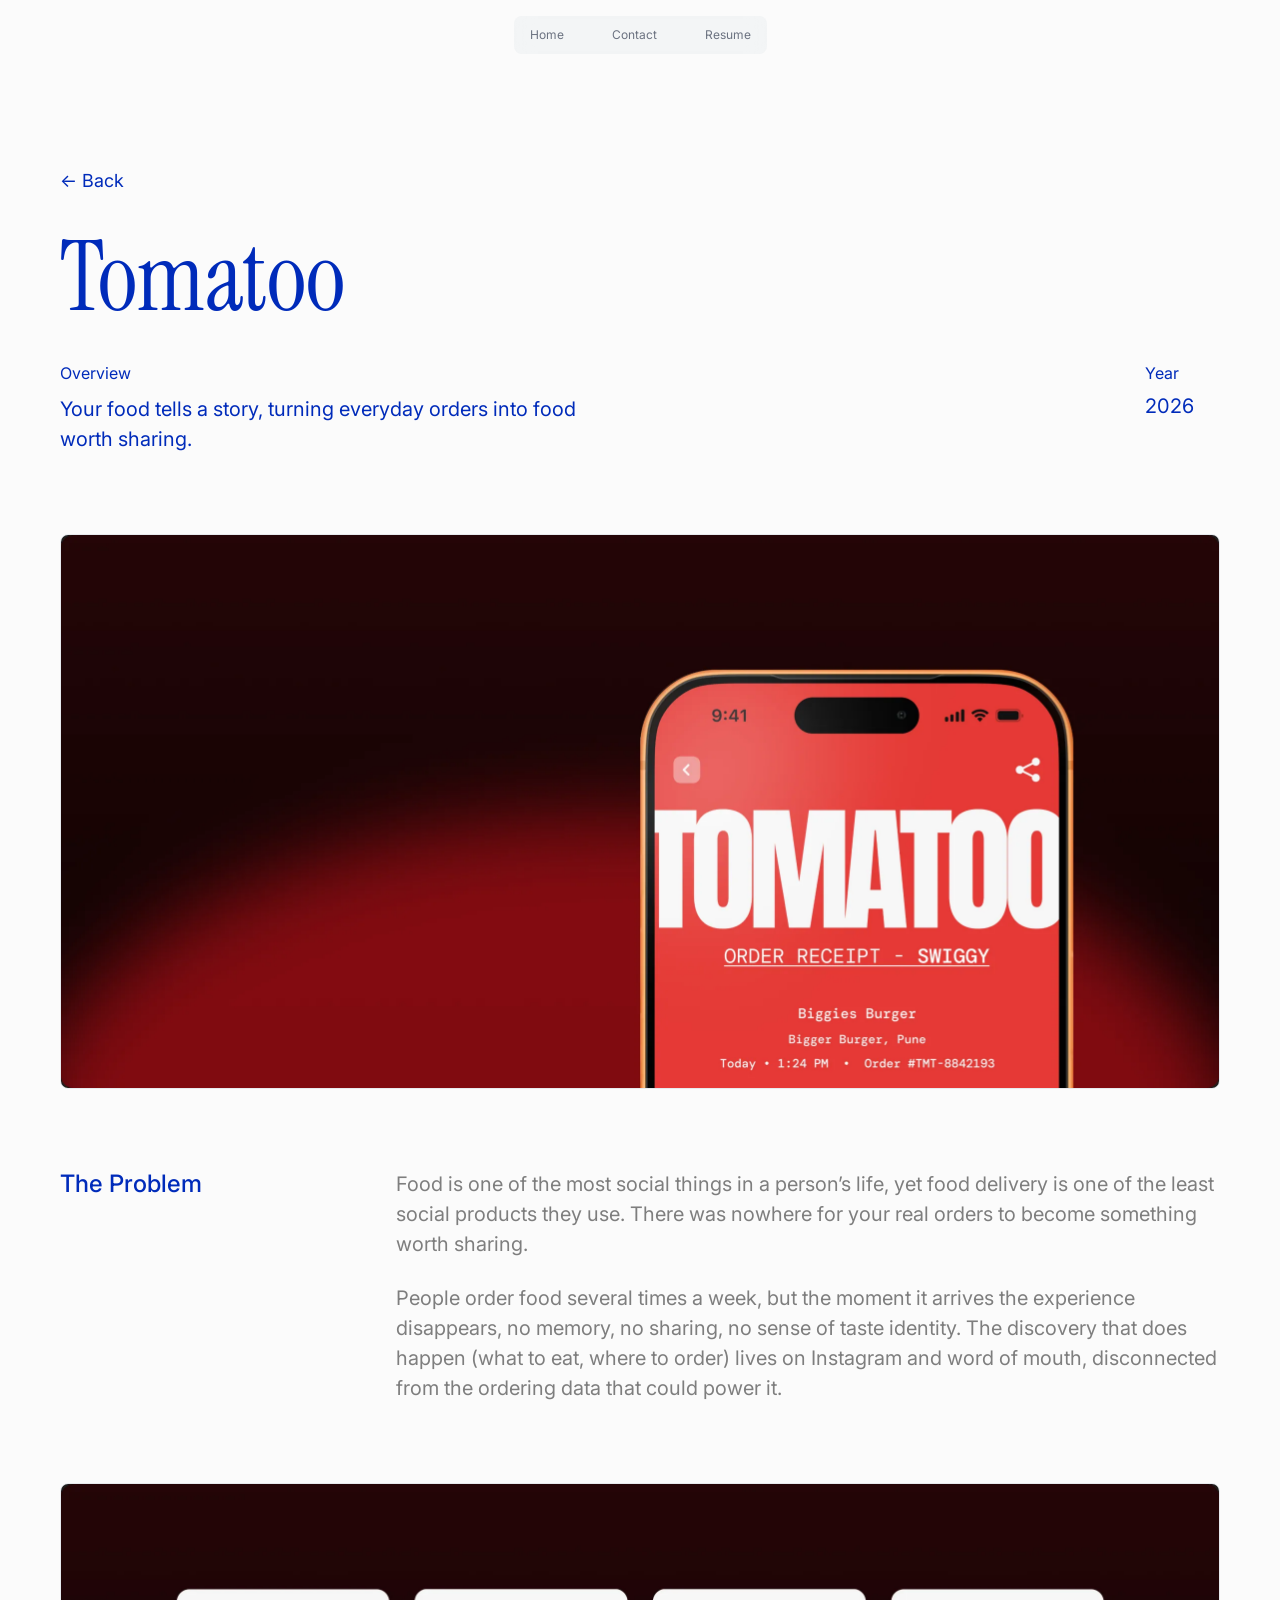
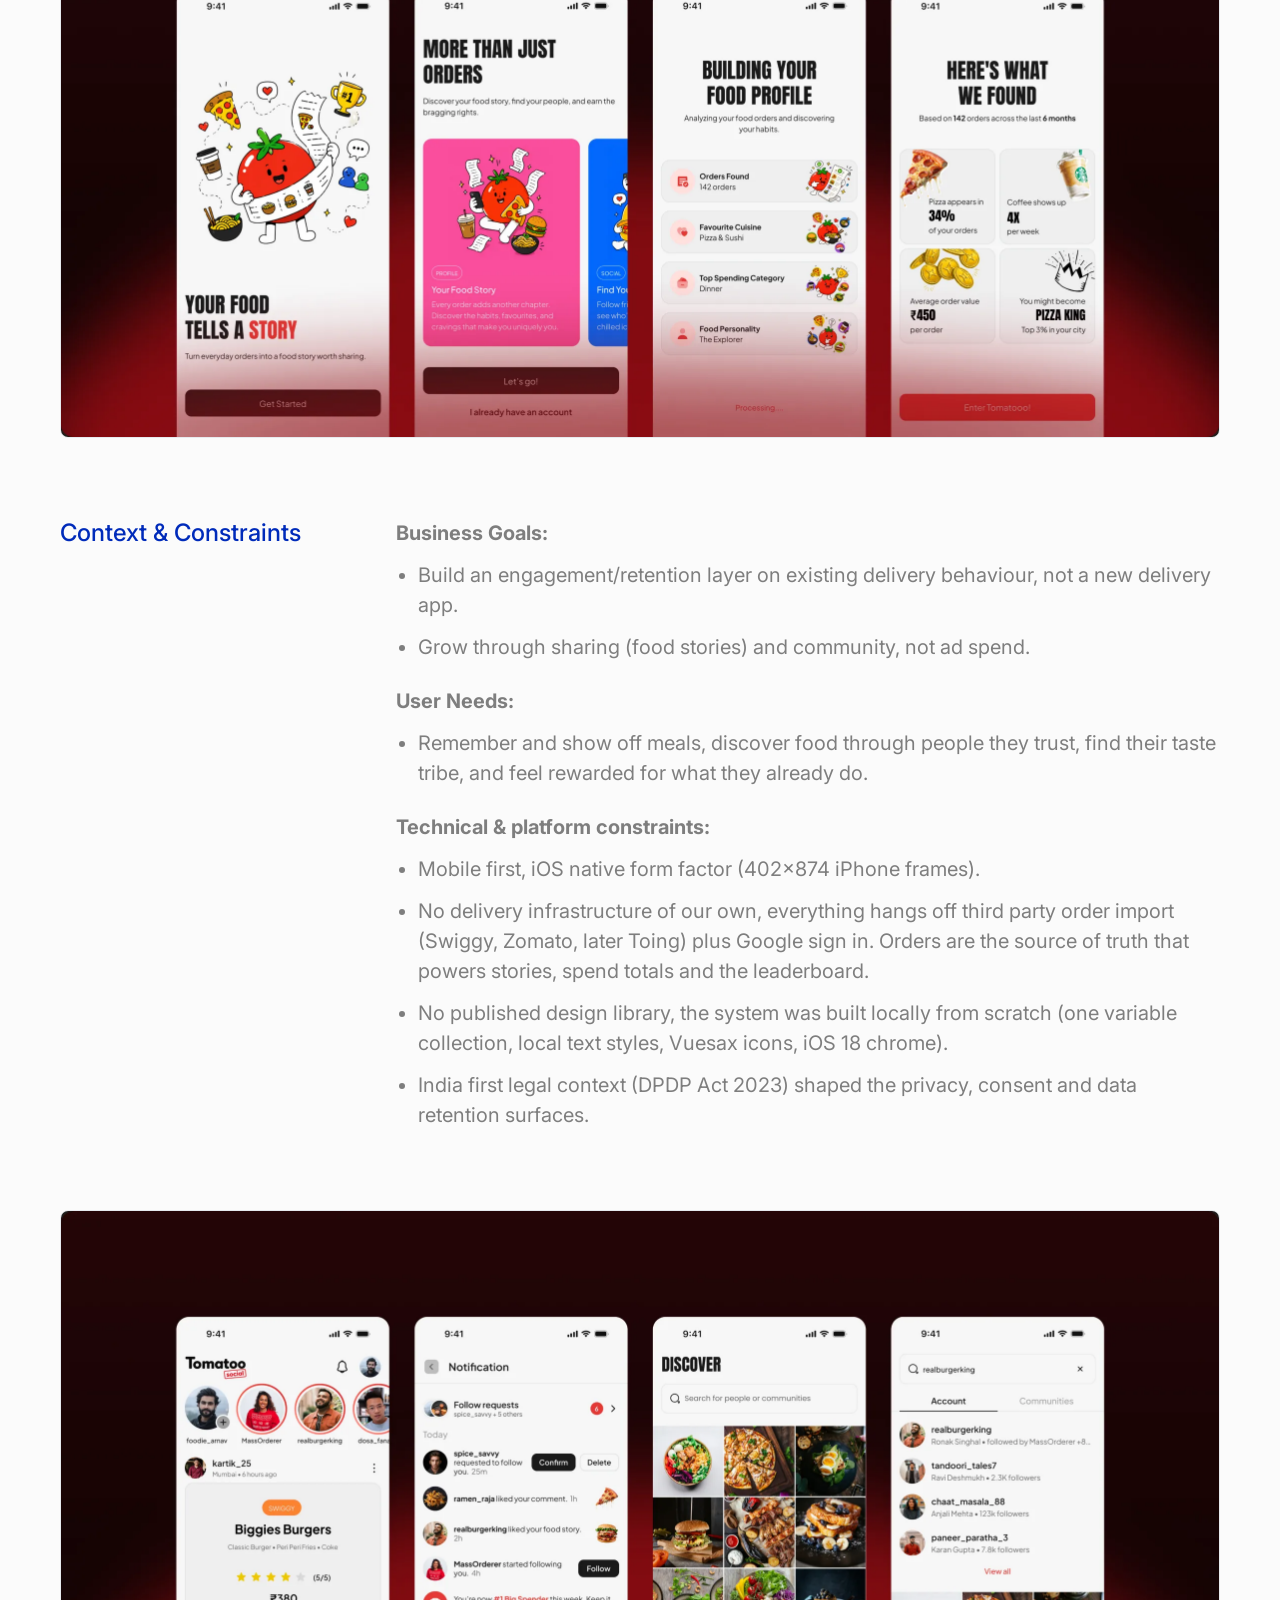
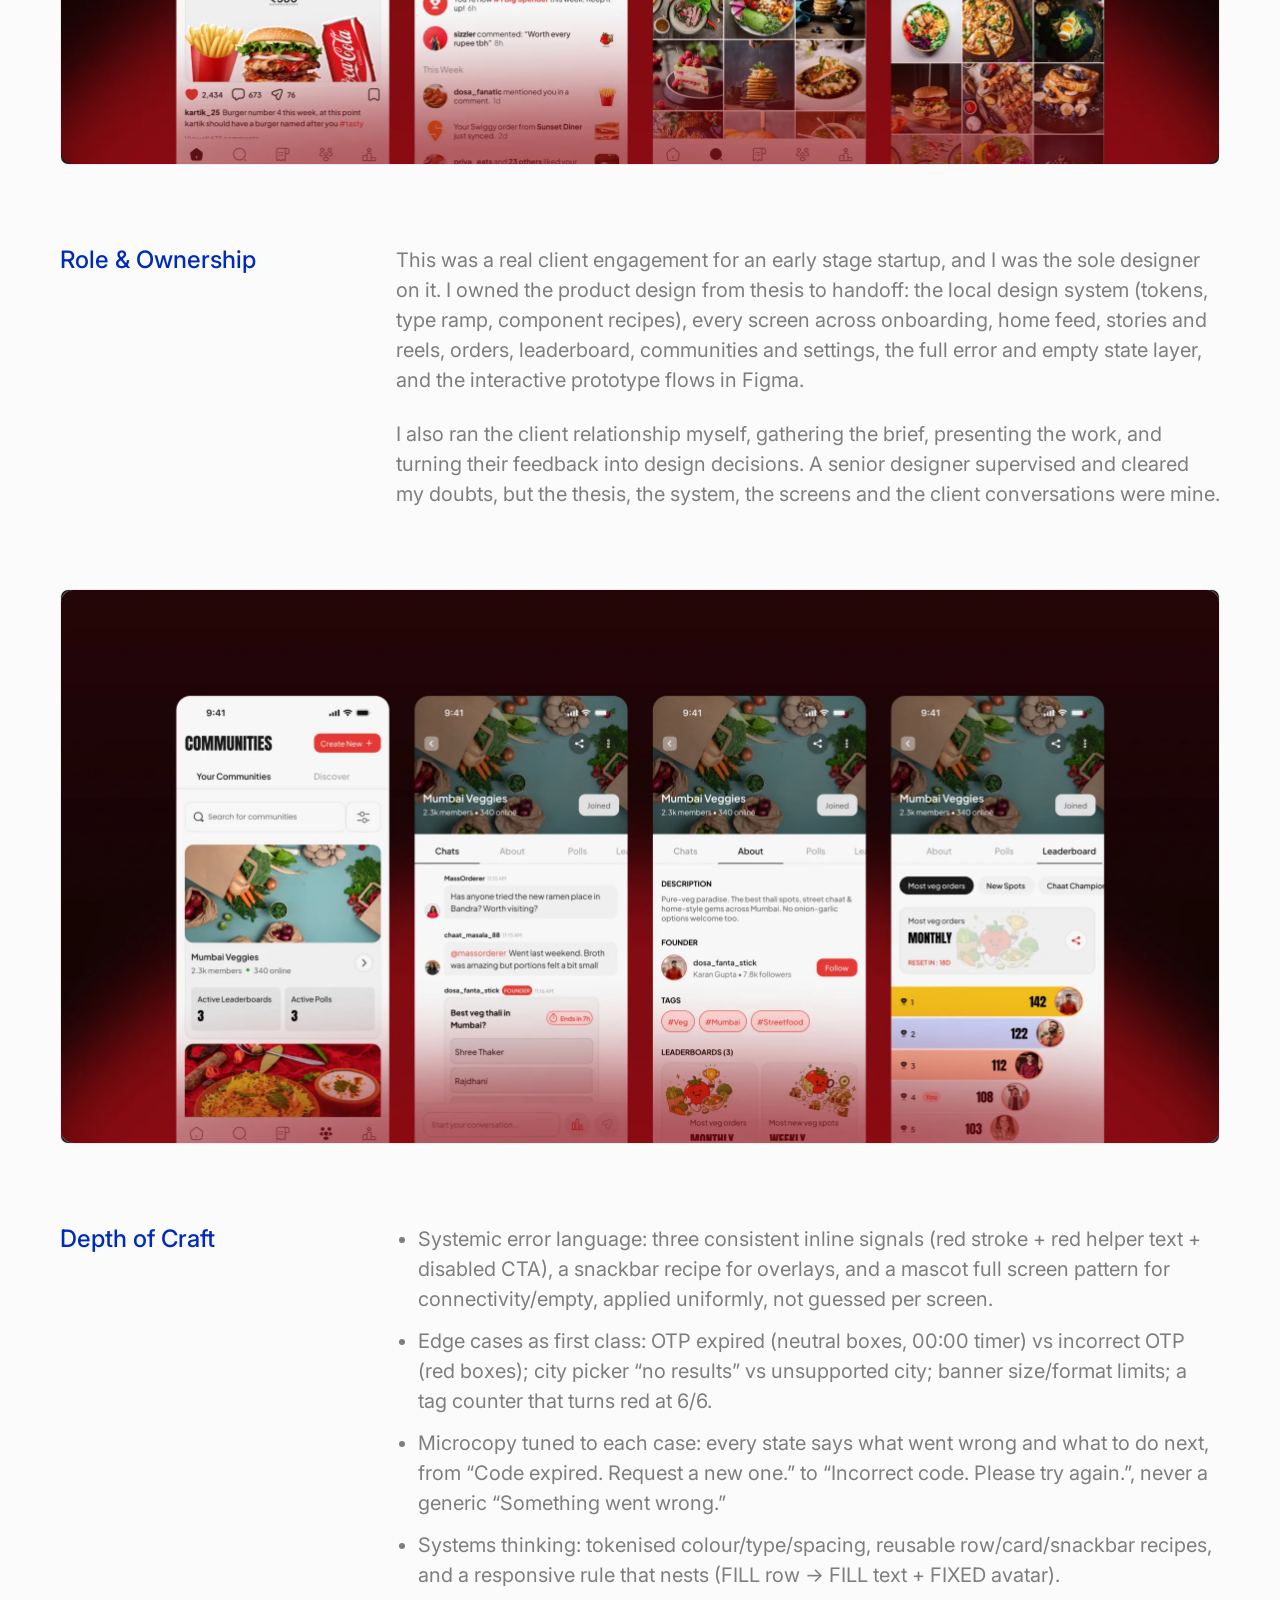
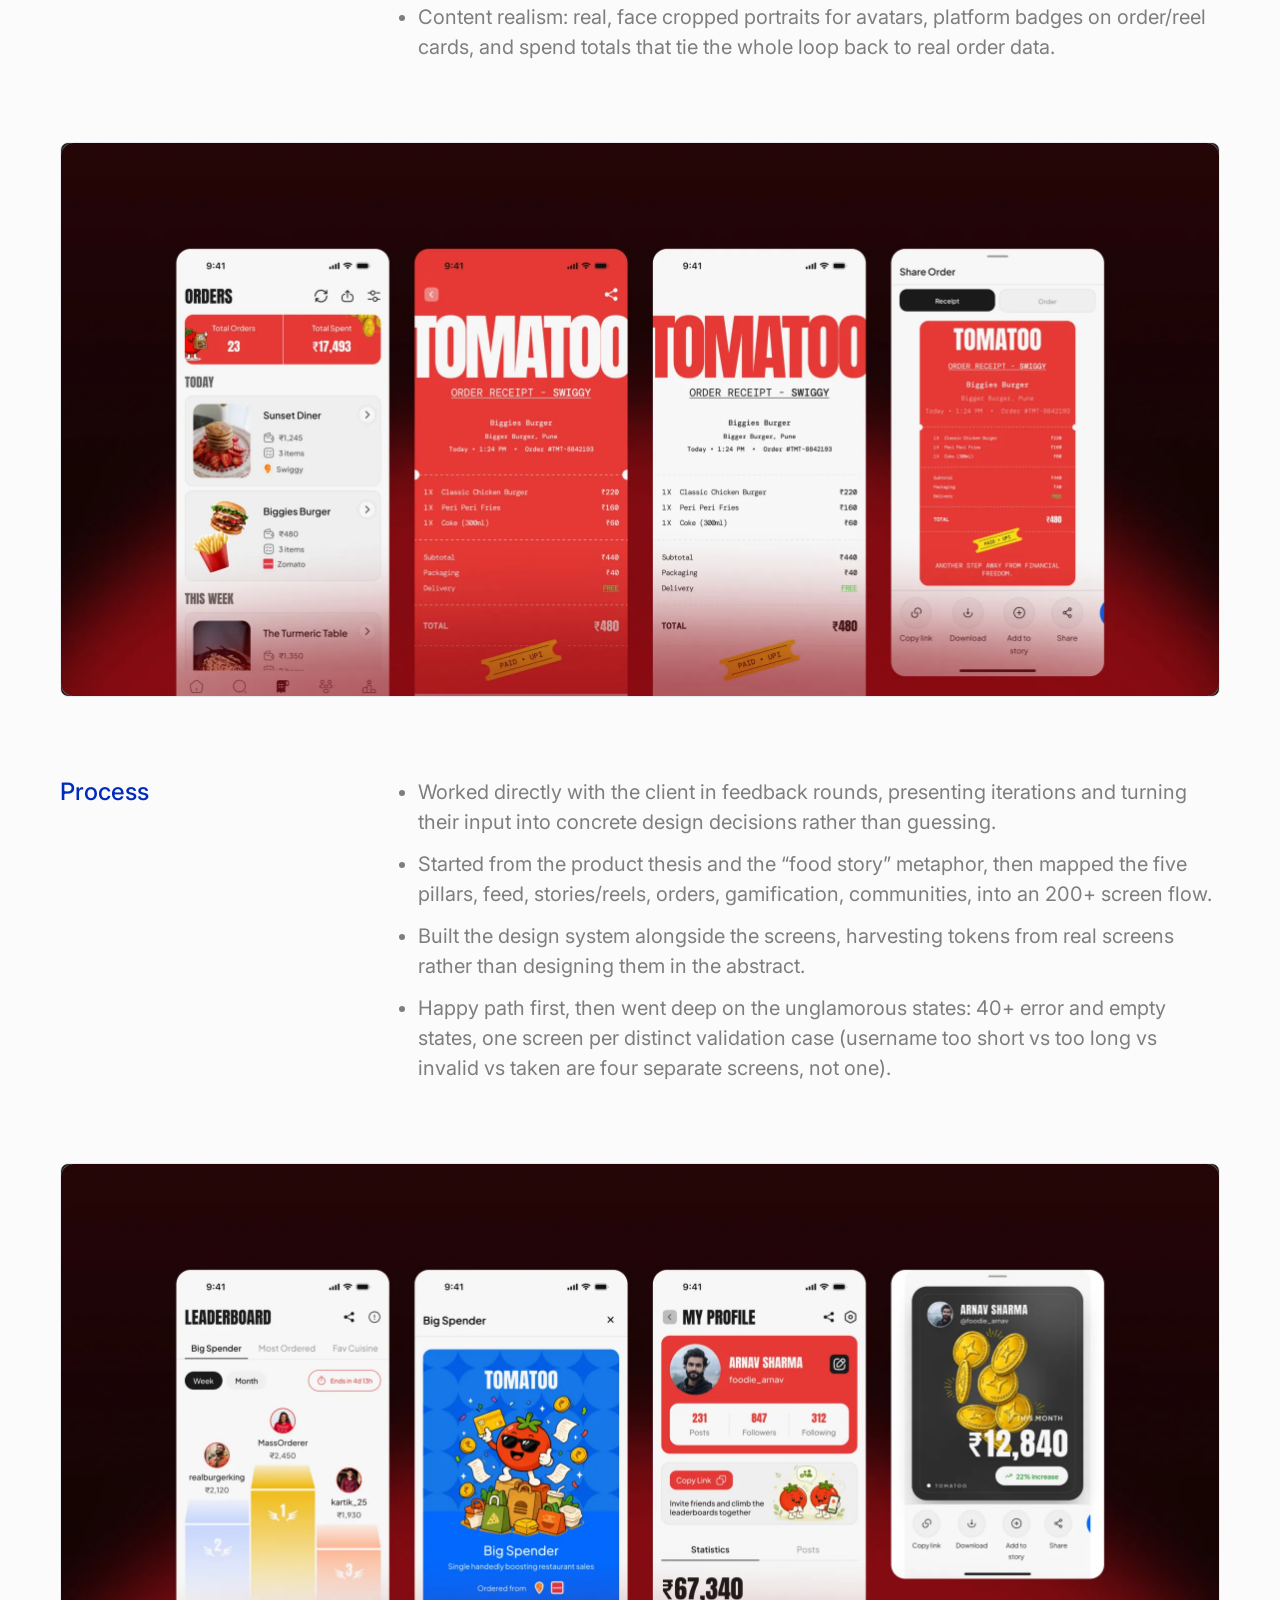
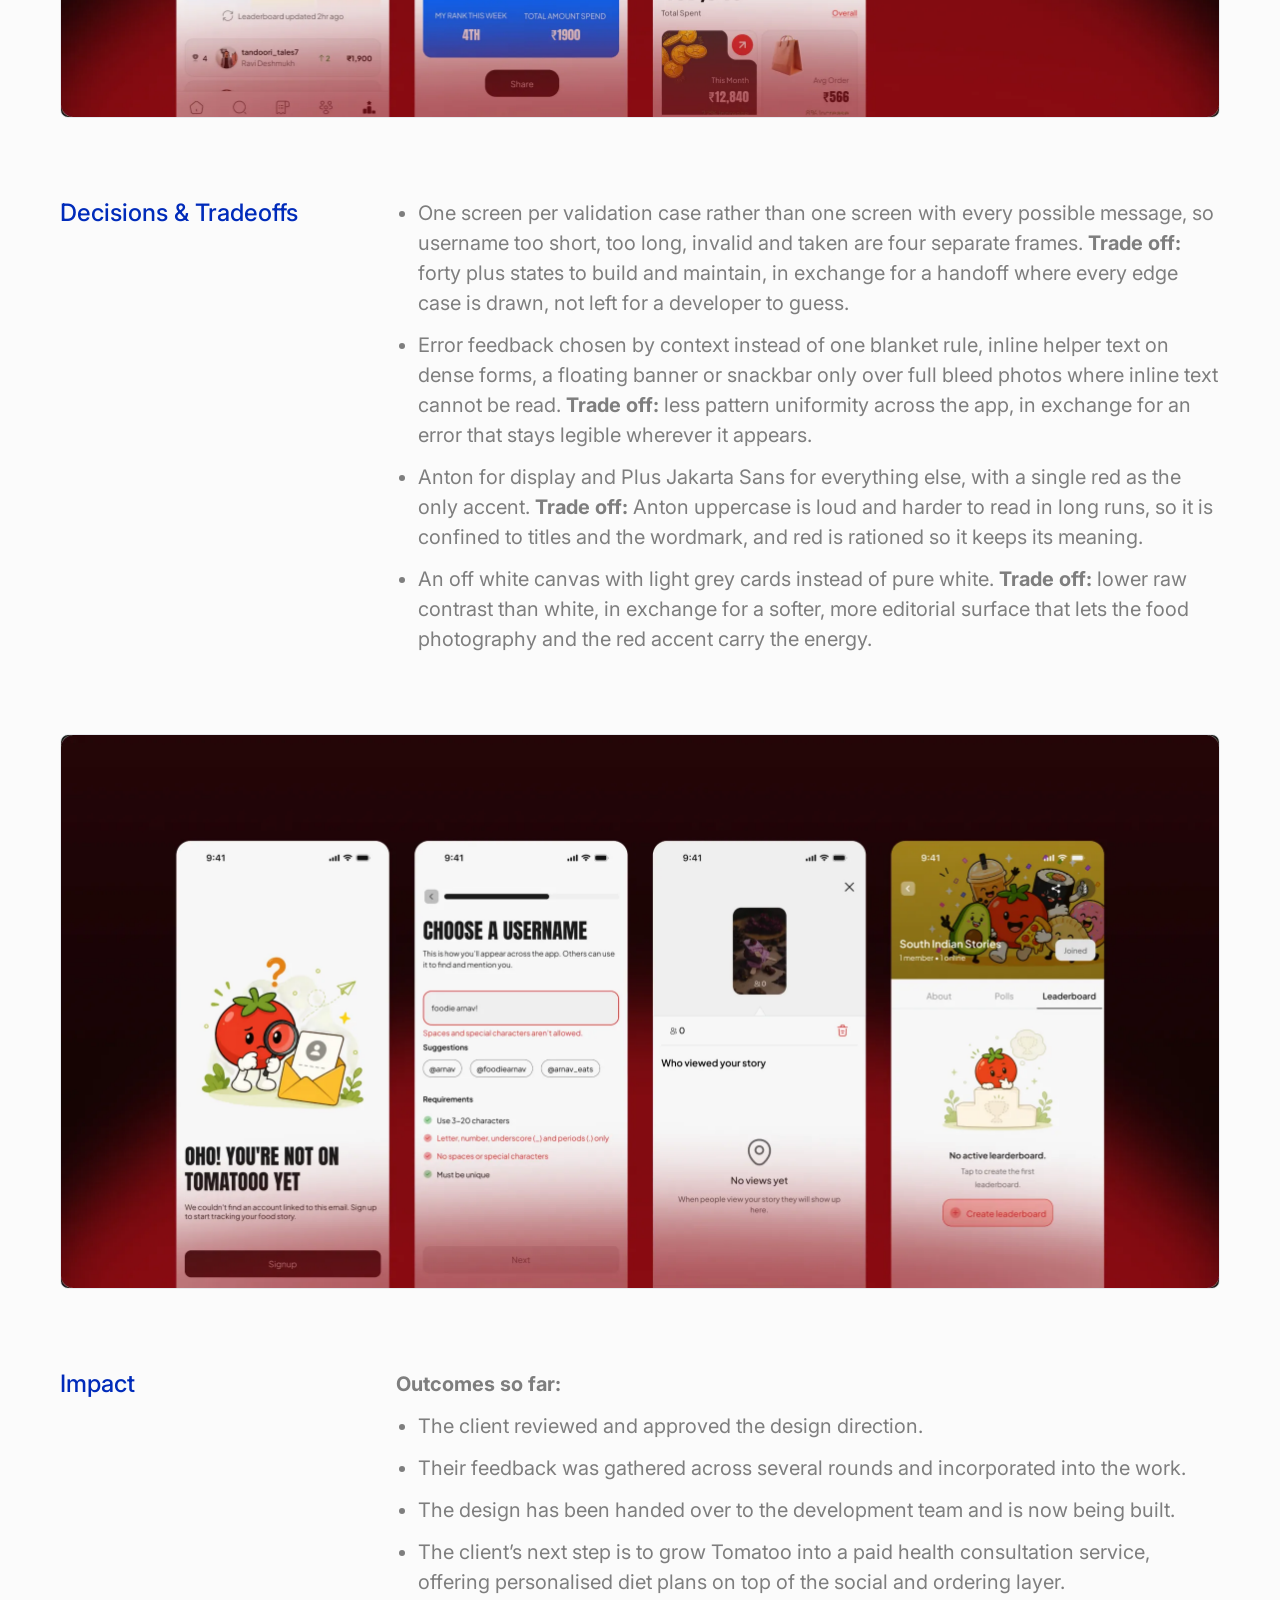
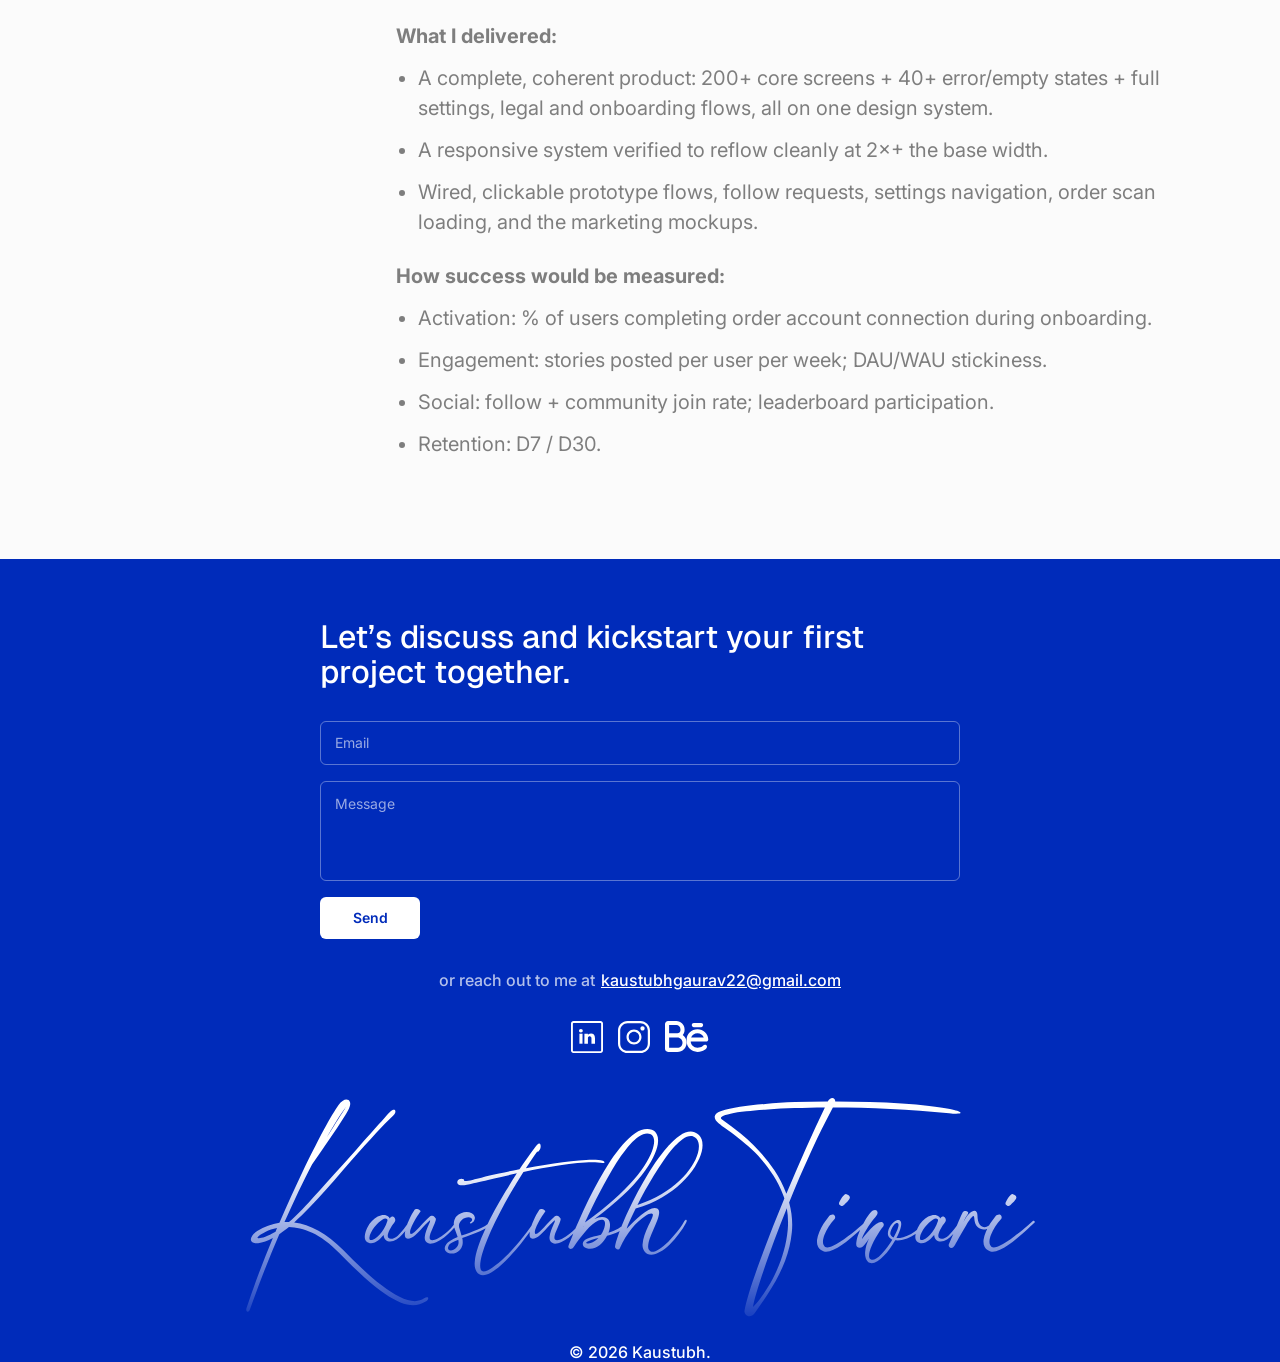
<file: case-tomatoo.html>
<!DOCTYPE html>
<html lang="en">
<head>
<meta charset="utf-8">
<meta name="viewport" content="width=device-width, initial-scale=1">
<!-- Google tag (gtag.js) -->
<script async src="https://www.googletagmanager.com/gtag/js?id=G-R4NJJXCTS9"></script>
<script>
  window.dataLayer = window.dataLayer || [];
  function gtag(){dataLayer.push(arguments);}
  gtag('js', new Date());

  gtag('config', 'G-R4NJJXCTS9');
</script>
<title>Tomatoo — Kaustubh Tiwari</title>
<meta name="description" content="Your food tells a story, turning everyday orders into food worth sharing.">
<meta property="og:title" content="Tomatoo — Kaustubh Tiwari">
<meta property="og:description" content="Your food tells a story, turning everyday orders into food worth sharing.">
<meta property="og:image" content="assets/tomatoo-01.webp">
<link rel="icon" href="assets/avatar.png">
<link rel="preconnect" href="https://fonts.googleapis.com">
<link rel="preconnect" href="https://fonts.gstatic.com" crossorigin>
<link href="https://fonts.googleapis.com/css2?family=Inter:wght@400;500;600;700&family=Instrument+Serif&family=Geist:wght@400;500&family=Geist+Mono&display=swap" rel="stylesheet">
<script>document.documentElement.classList.add('js')</script>
<link rel="stylesheet" href="styles.css">
</head>
<body>

<nav class="nav">
  <div class="pills">
    <a class="pill" href="index.html">Home</a>
    <a class="pill" href="#contact">Contact</a>
    <a class="pill" href="https://drive.google.com/file/d/1lz5UcnspnzGRZJ9eRvJriIrjdkVckLJb/view?usp=sharing" target="_blank" rel="noopener">Resume</a>
  </div>
</nav>

<main class="col col--case">

  <header class="masthead reveal">
    <a class="back" href="index.html#work">&larr; Back</a>
    <h1 class="case-title">Tomatoo</h1>
    <div class="meta">
      <div class="meta-col meta-col--overview">
        <div class="meta-label">Overview</div>
        <p class="meta-value">Your food tells a story, turning everyday orders into food worth sharing.</p>
      </div>
      <div class="meta-col meta-col--year">
        <div class="meta-label">Year</div>
        <p class="meta-value">2026</p>
      </div>
    </div>
  </header>

  <figure class="plate reveal"><img src="assets/tomatoo-01.webp" alt="Tomatoo" width="2320" height="1108"></figure>

  <section class="case-section reveal">
    <h2 class="case-head">The Problem</h2>
    <div class="prose">
      <p>Food is one of the most social things in a person&rsquo;s life, yet food delivery is one of the least social products they use. There was nowhere for your real orders to become something worth sharing.</p>
      <p>People order food several times a week, but the moment it arrives the experience disappears, no memory, no sharing, no sense of taste identity. The discovery that does happen (what to eat, where to order) lives on Instagram and word of mouth, disconnected from the ordering data that could power it.</p>
    </div>
  </section>

  <figure class="plate reveal"><img src="assets/tomatoo-02.webp" alt="" width="2320" height="1108" loading="lazy"></figure>

  <section class="case-section reveal">
    <h2 class="case-head">Context &amp; Constraints</h2>
    <div class="prose">
      <p class="prose-label"><strong>Business Goals:</strong></p>
      <ul>
        <li>Build an engagement/retention layer on existing delivery behaviour, not a new delivery app.</li>
        <li>Grow through sharing (food stories) and community, not ad spend.</li>
      </ul>
      <p class="prose-label"><strong>User Needs:</strong></p>
      <ul>
        <li>Remember and show off meals, discover food through people they trust, find their taste tribe, and feel rewarded for what they already do.</li>
      </ul>
      <p class="prose-label"><strong>Technical &amp; platform constraints:</strong></p>
      <ul>
        <li>Mobile first, iOS native form factor (402×874 iPhone frames).</li>
        <li>No delivery infrastructure of our own, everything hangs off third party order import (Swiggy, Zomato, later Toing) plus Google sign in. Orders are the source of truth that powers stories, spend totals and the leaderboard.</li>
        <li>No published design library, the system was built locally from scratch (one variable collection, local text styles, Vuesax icons, iOS 18 chrome).</li>
        <li>India first legal context (DPDP Act 2023) shaped the privacy, consent and data retention surfaces.</li>
      </ul>
    </div>
  </section>

  <figure class="plate reveal"><img src="assets/tomatoo-03.webp" alt="" width="2320" height="1108" loading="lazy"></figure>

  <section class="case-section reveal">
    <h2 class="case-head">Role &amp; Ownership</h2>
    <div class="prose">
      <p>This was a real client engagement for an early stage startup, and I was the sole designer on it. I owned the product design from thesis to handoff: the local design system (tokens, type ramp, component recipes), every screen across onboarding, home feed, stories and reels, orders, leaderboard, communities and settings, the full error and empty state layer, and the interactive prototype flows in Figma.</p>
      <p>I also ran the client relationship myself, gathering the brief, presenting the work, and turning their feedback into design decisions. A senior designer supervised and cleared my doubts, but the thesis, the system, the screens and the client conversations were mine.</p>
    </div>
  </section>

  <figure class="plate reveal"><img src="assets/tomatoo-04.webp" alt="" width="2320" height="1108" loading="lazy"></figure>

  <section class="case-section reveal">
    <h2 class="case-head">Depth of Craft</h2>
    <div class="prose">
      <ul>
        <li>Systemic error language: three consistent inline signals (red stroke + red helper text + disabled CTA), a snackbar recipe for overlays, and a mascot full screen pattern for connectivity/empty, applied uniformly, not guessed per screen.</li>
        <li>Edge cases as first class: OTP expired (neutral boxes, 00:00 timer) vs incorrect OTP (red boxes); city picker “no results” vs unsupported city; banner size/format limits; a tag counter that turns red at 6/6.</li>
        <li>Microcopy tuned to each case: every state says what went wrong and what to do next, from “Code expired. Request a new one.” to “Incorrect code. Please try again.”, never a generic “Something went wrong.”</li>
        <li>Systems thinking: tokenised colour/type/spacing, reusable row/card/snackbar recipes, and a responsive rule that nests (FILL row → FILL text + FIXED avatar).</li>
        <li>Content realism: real, face cropped portraits for avatars, platform badges on order/reel cards, and spend totals that tie the whole loop back to real order data.</li>
      </ul>
    </div>
  </section>

  <figure class="plate reveal"><img src="assets/tomatoo-05.webp" alt="" width="2320" height="1108" loading="lazy"></figure>

  <section class="case-section reveal">
    <h2 class="case-head">Process</h2>
    <div class="prose">
      <ul>
        <li>Worked directly with the client in feedback rounds, presenting iterations and turning their input into concrete design decisions rather than guessing.</li>
        <li>Started from the product thesis and the “food story” metaphor, then mapped the five pillars, feed, stories/reels, orders, gamification, communities, into an 200+ screen flow.</li>
        <li>Built the design system alongside the screens, harvesting tokens from real screens rather than designing them in the abstract.</li>
        <li>Happy path first, then went deep on the unglamorous states: 40+ error and empty states, one screen per distinct validation case (username too short vs too long vs invalid vs taken are four separate screens, not one).</li>
      </ul>
    </div>
  </section>

  <figure class="plate reveal"><img src="assets/tomatoo-06.webp" alt="" width="2320" height="1108" loading="lazy"></figure>

  <section class="case-section reveal">
    <h2 class="case-head">Decisions &amp; Tradeoffs</h2>
    <div class="prose">
      <ul>
        <li>One screen per validation case rather than one screen with every possible message, so username too short, too long, invalid and taken are four separate frames. <strong>Trade off:</strong> forty plus states to build and maintain, in exchange for a handoff where every edge case is drawn, not left for a developer to guess.</li>
        <li>Error feedback chosen by context instead of one blanket rule, inline helper text on dense forms, a floating banner or snackbar only over full bleed photos where inline text cannot be read. <strong>Trade off:</strong> less pattern uniformity across the app, in exchange for an error that stays legible wherever it appears.</li>
        <li>Anton for display and Plus Jakarta Sans for everything else, with a single red as the only accent. <strong>Trade off:</strong> Anton uppercase is loud and harder to read in long runs, so it is confined to titles and the wordmark, and red is rationed so it keeps its meaning.</li>
        <li>An off white canvas with light grey cards instead of pure white. <strong>Trade off:</strong> lower raw contrast than white, in exchange for a softer, more editorial surface that lets the food photography and the red accent carry the energy.</li>
      </ul>
    </div>
  </section>

  <figure class="plate reveal"><img src="assets/tomatoo-07.webp" alt="" width="2320" height="1108" loading="lazy"></figure>

  <section class="case-section reveal">
    <h2 class="case-head">Impact</h2>
    <div class="prose">
      <p class="prose-label"><strong>Outcomes so far:</strong></p>
      <ul>
        <li>The client reviewed and approved the design direction.</li>
        <li>Their feedback was gathered across several rounds and incorporated into the work.</li>
        <li>The design has been handed over to the development team and is now being built.</li>
        <li>The client’s next step is to grow Tomatoo into a paid health consultation service, offering personalised diet plans on top of the social and ordering layer.</li>
      </ul>
      <p class="prose-label"><strong>What I delivered:</strong></p>
      <ul>
        <li>A complete, coherent product: 200+ core screens + 40+ error/empty states + full settings, legal and onboarding flows, all on one design system.</li>
        <li>A responsive system verified to reflow cleanly at 2×+ the base width.</li>
        <li>Wired, clickable prototype flows, follow requests, settings navigation, order scan loading, and the marketing mockups.</li>
      </ul>
      <p class="prose-label"><strong>How success would be measured:</strong></p>
      <ul>
        <li>Activation: % of users completing order account connection during onboarding.</li>
        <li>Engagement: stories posted per user per week; DAU/WAU stickiness.</li>
        <li>Social: follow + community join rate; leaderboard participation.</li>
        <li>Retention: D7 / D30.</li>
      </ul>
    </div>
  </section>

</main>

<footer class="footer" id="contact">
  <div class="contact">
    <h2>Let&rsquo;s discuss and kickstart your first project together.</h2>

    <form class="form" action="https://formspree.io/f/xeeyaeny" method="POST">
      <input type="email" name="email" placeholder="Email" required aria-label="Email">
      <textarea name="message" placeholder="Message" required aria-label="Message"></textarea>
      <button class="send" type="submit">Send</button>
    </form>

    <div class="or">
      <span>or reach out to me at</span>
      <a href="mailto:kaustubhgaurav22@gmail.com">kaustubhgaurav22@gmail.com</a>
    </div>

    <div class="socials">
      <a href="https://www.linkedin.com/in/kaustubh-gaurav-tiwari/" aria-label="LinkedIn" target="_blank" rel="noopener"><svg viewBox="0 0 32 32" aria-hidden="true" focusable="false"><path d="M29.5 0H2.5C1.11875 0 0 1.11875 0 2.5V29.5C0 30.8813 1.11875 32 2.5 32H29.5C30.8813 32 32 30.8813 32 29.5V2.5C32 1.11875 30.8813 0 29.5 0ZM30.125 29.5C30.125 29.8438 29.8438 30.125 29.5 30.125H2.5C2.15625 30.125 1.875 29.8438 1.875 29.5V2.5C1.875 2.15625 2.15625 1.875 2.5 1.875H29.5C29.8438 1.875 30.125 2.15625 30.125 2.5V29.5Z"/><path d="M11.525 12.7124H8.40625V22.6937H11.525V12.7124Z"/><path d="M20.0437 12.6187C18.2562 12.6187 17.1375 13.5937 16.9312 14.2812V12.7124H13.425C13.4687 13.5437 13.425 22.6937 13.425 22.6937H16.9312V17.2999C16.9312 16.9937 16.9187 16.6937 17.0062 16.4812C17.2437 15.8812 17.7625 15.2562 18.6937 15.2562C19.9125 15.2562 20.4625 16.1812 20.4625 17.5312V22.6937H24V17.1437C24 14.0562 22.2625 12.6187 20.0437 12.6187Z"/><path d="M9.90002 8C8.75002 8 7.99377 8.74375 7.99377 9.73125C7.99377 10.7 8.72502 11.4625 9.85627 11.4625H9.88127C11.0563 11.4625 11.7875 10.6938 11.7813 9.73125C11.7563 8.74375 11.05 8 9.90002 8Z"/></svg></a>
      <a href="https://www.instagram.com/kaustubh_gaurav22/" aria-label="Instagram" target="_blank" rel="noopener"><svg viewBox="0 0 32 32" aria-hidden="true" focusable="false"><path d="M29.7839 9.61749C29.7837 5.52978 26.4702 2.21609 22.3825 2.21609H9.61749C5.52989 2.21628 2.21628 5.52989 2.21609 9.61749V22.3825C2.21609 26.4702 5.52978 29.7837 9.61749 29.7839H22.3825C26.4703 29.7839 29.7839 26.4703 29.7839 22.3825V9.61749ZM32 22.3825C32 27.6942 27.6942 32 22.3825 32H9.61749C4.30585 31.9998 9.13743e-07 27.6941 0 22.3825V9.61749C0.000186856 4.30598 4.30598 0.000186852 9.61749 0H22.3825C27.6941 9.1377e-07 31.9998 4.30585 32 9.61749V22.3825Z"/><path d="M21.2748 15.9998C21.2748 13.0869 18.9133 10.7255 16.0003 10.7254C13.0873 10.7254 10.7259 13.0868 10.7259 15.9998C10.7259 18.9128 13.0874 21.2743 16.0003 21.2743C17.399 21.2743 18.7405 20.7182 19.7296 19.7291C20.7187 18.74 21.2747 17.3985 21.2748 15.9998ZM23.4909 15.9998C23.4908 17.9863 22.7011 19.8913 21.2964 21.2959C19.8918 22.7006 17.9868 23.4903 16.0003 23.4904C11.8635 23.4904 8.50986 20.1367 8.50977 15.9998C8.50977 11.8629 11.8634 8.50928 16.0003 8.50928C20.1372 8.50937 23.4909 11.863 23.4909 15.9998Z"/><path d="M24.51 5.36278C23.335 5.36278 22.3825 6.31527 22.3825 7.49023C22.3825 8.66519 23.335 9.61768 24.51 9.61768C25.6849 9.61768 26.6374 8.66519 26.6374 7.49023C26.6374 6.31527 25.6849 5.36278 24.51 5.36278Z"/></svg></a>
      <a href="https://www.behance.net/kaustubhgaurav1" aria-label="Behance" target="_blank" rel="noopener"><svg viewBox="0 0 30 22" aria-hidden="true" focusable="false"><path fill-rule="evenodd" clip-rule="evenodd" d="M13.4583 6.375C13.4583 7.64474 12.9811 8.80302 12.1961 9.68022C13.8176 10.8359 14.875 12.732 14.875 14.875C14.875 18.3958 12.0208 21.25 8.5 21.25H2.125C0.951391 21.25 0 20.2986 0 19.125V2.125C0 0.951391 0.951391 0 2.125 0H7.79167C10.9213 0 13.4583 2.53705 13.4583 5.66667V6.375ZM2.83333 8.5V2.83333H7.79167C9.35647 2.83333 10.625 4.10186 10.625 5.66667V6.375C10.625 7.54861 9.67361 8.5 8.5 8.5H2.83333ZM2.83333 11.3333H8.5C10.456 11.3333 12.0417 12.919 12.0417 14.875C12.0417 16.831 10.456 18.4167 8.5 18.4167H2.83333V11.3333Z"/><path d="M18.4167 2.83366C18.4167 2.05126 19.0509 1.41699 19.8334 1.41699H24.7917C25.5741 1.41699 26.2084 2.05126 26.2084 2.83366C26.2084 3.61606 25.5741 4.25033 24.7917 4.25033H19.8334C19.0509 4.25033 18.4167 3.61606 18.4167 2.83366Z"/><path fill-rule="evenodd" clip-rule="evenodd" d="M22.3125 5.66699C18.287 5.66699 14.875 8.75858 14.875 12.7503V14.167C14.875 18.1587 18.287 21.2503 22.3125 21.2503C24.4589 21.2503 26.0131 20.6321 27.0537 19.9624C27.68 19.5594 28.1717 19.0685 28.6451 18.5045C29.0847 17.8573 28.9163 16.9762 28.269 16.5366C27.6281 16.1014 26.7579 16.2624 26.3142 16.8941C26.0985 17.1691 25.8118 17.3923 25.5203 17.5799C24.91 17.9727 23.8839 18.417 22.3125 18.417C19.6876 18.417 17.7083 16.4345 17.7083 14.167H28.3333C29.1158 14.167 29.75 13.5328 29.75 12.7503C29.75 8.75858 26.338 5.66699 22.3125 5.66699ZM26.6515 11.3337C26.0286 9.71668 24.3687 8.50033 22.3125 8.50033C20.2564 8.50033 18.5964 9.71668 17.9735 11.3337H26.6515Z"/></svg></a>
    </div>
  </div>

  <div class="wordmark">
    <img class="mark" src="assets/wordmark.svg" alt="Kaustubh Tiwari" width="789" height="219">
    <p class="copy">&copy; 2026 Kaustubh.</p>
  </div>
</footer>

<script src="smooth-scroll.js" defer></script>
<script src="reveal.js" defer></script>
</body>
</html>
</file>
<file: styles.css>
/* Kaustubh Tiwari — portfolio
   The page is a stack of full width sheets that pin and cover each other.
   Content sits in a 747 column on desktop and reflows below 680. */

:root {
  --blue: #002bba;
  --bg: #fbfbfb;
  --pill: #eef0f3;
  --grey: #7e7e7e;
  --muted: #6b7280; /* nav item at rest */
  --ink: #0f0f0f;   /* nav item on hover */
  --border: #e7eaee;
  --col: 747px;
  /* 16 padding + a 37.6 tall tray + 16 padding. The nav is out of flow, so
     anything that used to sit below it adds this back by hand. */
  --nav-h: 70px;
}

*, *::before, *::after { box-sizing: border-box; }

html {
  -webkit-text-size-adjust: 100%;
  scroll-behavior: smooth; /* Contact pill glides down to the footer */
}

body {
  margin: 0;
  background: var(--bg);
  color: var(--blue);
  font-family: Inter, system-ui, sans-serif;
  font-weight: 500;
  -webkit-font-smoothing: antialiased;
}

/* the hero paper band runs the full viewport width, wider than its container */
body { overflow-x: clip; }

img { display: block; max-width: 100%; }
a { color: inherit; }

/* in the accessibility tree, out of the visual layout */
.sr-only {
  position: absolute;
  width: 1px; height: 1px;
  margin: -1px; padding: 0;
  overflow: hidden;
  clip-path: inset(50%);
  white-space: nowrap;
  border: 0;
}

/* ---------- nav ---------- */
/* One grey tray holding all four items, rather than four separate pills. */
/* Sticks to the top with the tray sitting 16 below the edge. The z-index is not
   decoration: the stacked sheets are positioned, so without it they would climb
   over the nav rather than pass beneath it. */
/* The wrapper is only a positioner, so it stays transparent: the design has the
   tray floating on its own with no bar behind it. Because it still spans the
   full width, it would otherwise swallow clicks and hovers on whatever scrolls
   underneath, hence pointer-events off here and back on for the tray itself.

   Fixed rather than sticky so it takes no room in the flow at all. That is what
   lets the hero paper run to the very top of the page with the tray sitting on
   it, as the design has it. Everything that used to begin below the nav now
   adds --nav-h back itself. */
.nav {
  position: fixed;
  top: 0;
  left: 0;
  right: 0;
  z-index: 20;
  display: flex;
  justify-content: center;
  align-items: center;
  padding: 16px;
  pointer-events: none;
}
.pills {
  display: flex;
  align-items: center;
  flex-wrap: wrap;
  justify-content: center;
  gap: 16px;
  border-radius: 8px;
  /* Translucent, not solid: in the design the paper creases read faintly through
     the tray and the blur is doing most of the work of separating it from the
     background. Kept opaque enough to stay legible once the sky panel and the
     work cards scroll underneath, which the hero frame never has to handle. */
  background: rgb(238 240 243 / 0.62);
  backdrop-filter: blur(10px);
  -webkit-backdrop-filter: blur(10px);
  pointer-events: auto;
}
.pill {
  padding: 8px 16px;
  border-radius: 8px;
  color: var(--muted);
  /* body is 500, the nav sits back at regular */
  font-weight: 400;
  font-size: 12px;
  /* stays 21.6 at 12px, as in the design: it is what keeps the pill 38 tall */
  line-height: 21.6px;
  text-decoration: none;
  transition: color 120ms ease;
}
.pill:hover, .pill:focus-visible { color: var(--ink); }
.pill[aria-current="page"] { color: var(--blue); }

/* ---------- column ---------- */
/* 747 on desktop, but it has to give way to a 32px gutter before the viewport
   gets narrower than the column itself, or the page scrolls sideways between
   the column width and the 680 mobile breakpoint. */
.col {
  width: min(var(--col), calc(100% - 64px));
  margin: 0 auto;
  padding: 32px 0 96px;
  display: flex;
  flex-direction: column;
  gap: 56px;
}

/* ---------- stacked sheets ---------- */
/* Each section is a full width opaque panel that pins, then gets covered by the
   next one climbing over it. Panels paint in document order, so a later sheet
   covers an earlier one without any z-index bookkeeping.

   No sticky offset is set here on purpose. Sticky with no offset never sticks,
   so without JavaScript this is an ordinary scrolling page. stack.js measures
   each panel and sets the offset, because the value depends on whether the panel
   is taller than the screen. See the note in that file. */
.panel {
  position: sticky;
  display: flex;
  justify-content: center;
}
/* the design gives every panel a deeper bottom than top, so a section ends with
   air under it before the next sheet arrives over the top */
.panel .col { padding-block: 64px 128px; }

/* The paper starts at the very top of the page and the nav floats on it, so the
   clearance for the nav is padding on this panel rather than space above it.
   A background paints across padding, which is what keeps the texture full bleed. */
.panel--hero {
  background: url("assets/paper-texture.webp") center / cover no-repeat;
  padding-top: var(--nav-h);
}
.panel--hero .col { padding-block: 32px 96px; }
/* the two sections are spaced differently in the design, so they are set per panel */
.panel--work .section { gap: 80px; }
.panel--about .section { gap: 56px; }
.panel--work { background: url("assets/sky-panel.webp") center / cover no-repeat; }
/* Cream with a dot grid. Cream still matters on its own, because the notebook,
   cassette and sticker photographs were shot against #fffeea; their surrounds
   are keyed out now, so the dots run right up to their edges, but any leftover
   fringe still wants the same colour behind it.

   One radial gradient repeated on a 24 grid, rather than a tiled image: it stays
   crisp at any zoom, costs no request, and the spacing and weight are two
   numbers rather than a new export. The dots are the page blue at 12%, which is
   the same ink the About copy is written in. */
.panel--about {
  background-color: #fffeea;
  background-image: radial-gradient(circle, rgb(0 43 186 / 0.12) 1.6px, transparent 1.7px);
  background-size: 24px 24px;
  background-position: center;
}
.panel--footer { background: var(--blue); }

/* Nothing comes over the footer, so it never pins. It still has to be positioned:
   static content paints underneath positioned siblings, so a static footer would
   slide behind the pinned About panel instead of over it. */
.panel--footer {
  position: relative;
  /* the Contact link jumps here, and the nav now sits over the top of the page */
  scroll-margin-top: 86px;
}

/* The hero is two cards now, not one flat picture: the envelope lands first and
   the postcard slides over it, the way someone would put it down.
   Both artworks are level, so every angle here is CSS rather than baked in,
   which is also what lets hover straighten the postcard against the envelope.

   The fill is backwards rather than both on purpose: both would latch the end
   state forever and the hover transform would never apply. */
.postcard-wrap { position: relative; width: 100%; }

.hero-envelope {
  position: absolute;
  left: 0;
  top: 3.4%;
  width: 100%;
  height: auto;
  /* tilted the other way from the postcard, so its corners read at the top left
     and bottom right rather than hiding directly behind */
  transform: rotate(3.4deg);
  animation: envelope-in 620ms cubic-bezier(.22,.61,.36,1) backwards;
}

.postcard {
  position: relative;
  width: 100%;
  height: auto;
  transform-origin: 50% 55%;
  transform: rotate(-3.08deg);
  /* waits for the envelope to land before rising over it */
  animation: postcard-slide 820ms cubic-bezier(.22,.61,.36,1) 260ms backwards;
  transition: transform 480ms cubic-bezier(.22,.61,.36,1);
}

/* Hover sits the postcard square. Triggered on the wrapper so it responds to the
   card rather than to anywhere in the hero band, and does not chase the pointer
   as it rotates. */
.postcard-wrap:hover .postcard { transform: rotate(0deg) scale(1.01); }

/* Both come up from below, the envelope first and the postcard after it, so the
   postcard is seen arriving over an envelope that is already down.
   translateY is written before rotate on purpose: after it, the card would
   travel along its own tilted axis and drift sideways as it rises. */
@keyframes envelope-in {
  from { opacity: 0; transform: translateY(58%) rotate(3.4deg); }
  to   { opacity: 1; transform: translateY(0) rotate(3.4deg); }
}
@keyframes postcard-slide {
  from { opacity: 0; transform: translateY(64%) rotate(-3.08deg); }
  to   { opacity: 1; transform: translateY(0) rotate(-3.08deg); }
}

/* ---------- section header: rule + diamond + serif label ---------- */
.section { display: flex; flex-direction: column; gap: 24px; }
.head { display: flex; align-items: center; gap: 8px; height: 48px; }

/* The desktop header is the handwritten wordmark, then the rule, then a plane.
   Mobile still uses the rule, diamond and serif label, so both sets ship and the
   breakpoint chooses. The wordmark is an SVG rather than a webfont because
   Amsterdam Handwriting is a commercial face; the h2 carries the real text. */
/* Both breakpoints now, not desktop only: the mobile header was redrawn to the
   same pattern, wordmark then rule then plane, at 20px instead of 40.
   The glyphs are 75 tall against a 48 header and overflow it in the Figma too.
   .head has a fixed height, so an over-tall flex item centres and spills without
   pushing the section down. */
.head-art { display: block; flex: none; width: 110px; height: auto; }
.head-plane {
  display: block;
  flex: none;
  width: 32px;
  height: 32px;
  fill: var(--blue);
  /* the group is drawn nose up and rotated -90 in the file, so it flies right */
  transform: rotate(90deg);
}
.head .dia { display: none; }
/* kept for structure and screen readers, since the visible one is artwork */
.head .label {
  position: absolute;
  width: 1px; height: 1px;
  padding: 0; margin: -1px;
  overflow: hidden;
  clip-path: inset(50%);
  white-space: nowrap;
}
.head .rule { flex: 1; height: 2px; background: var(--blue); }
.head .dia { font-size: 24px; line-height: 28.8px; }
.head .label {
  font-family: "Instrument Serif", Georgia, serif;
  font-weight: 400;
  font-size: 40px;
  line-height: 48px;
  margin: 0;
}

/* ---------- work: boarding pass cards ---------- */
/* The ticket silhouette, notches and all, is an SVG used as a mask, so the card's
   background colour shows through it. That is what lets hover repaint the whole
   shape rather than needing a second image.

   Everything inside is positioned in the design's own pixels. --u is one design
   pixel expressed in container query units, so the entire card scales as one
   piece when the column is narrower than the width it was drawn at, instead of
   the text staying put while the layout shrinks under it. */
.work-list { display: flex; flex-direction: column; gap: 64px; }

.ticket {
  display: block;
  text-decoration: none;
  /* on the wrapper, not the masked face: filter would otherwise run before the
     mask and cast a rectangular shadow around a notched card */
  filter: drop-shadow(0 4px 10px rgb(0 0 0 / 0.25));
}
.ticket-face {
  position: relative;
  container-type: inline-size;
  aspect-ratio: 747 / 322;
  background: var(--ticket-bg);
  -webkit-mask: url("assets/work/ticket-desktop.svg") no-repeat top left / 100% 100%;
  mask: url("assets/work/ticket-desktop.svg") no-repeat top left / 100% 100%;
  --ticket-bg: #f7f7f7;
  --ticket-ink: #0f0f0f;
  --ticket-title: var(--blue);
  --ticket-kind: var(--muted);
}
/* A custom property does not interpolate, so changing --ticket-ink alone would
   snap. Each property that reads one carries its own transition instead, and
   they all run on the same curve so the stub and its contents turn together.

   transition is a shorthand, so the face has to declare its lift here too
   rather than in a separate rule that one of these would overwrite. */
.ticket-route, .ticket-title, .ticket-kind, .ticket-year,
.ticket-barcode, .ticket-rule {
  transition: background-color 260ms ease, color 260ms ease;
}
/* The lift sits on the face, not on .ticket, because .ticket carries the scroll
   reveal and that also animates transform. The shadow still follows: the filter
   on the parent renders this element after it moves. */
.ticket-face { transition: background-color 260ms ease, transform 260ms ease; }
.ticket:hover .ticket-face,
.ticket:focus-visible .ticket-face { transform: translateY(-6px); }
.ticket { transition: filter 260ms ease; }
.ticket:hover, .ticket:focus-visible { filter: drop-shadow(0 12px 20px rgb(0 0 0 / 0.28)); }
.ticket:hover .ticket-face,
.ticket:focus-visible .ticket-face {
  --ticket-bg: var(--blue);
  --ticket-ink: #f7f7f7;
  --ticket-title: #f7f7f7;
  --ticket-kind: #aaaeb6;
}
.ticket-inner {
  position: absolute;
  inset: 0;
  --u: calc(100cqw / 747);
}
.ticket-inner > * { position: absolute; margin: 0; }

/* desktop: the artwork is a shaped stub down the left edge */
.ticket-shot { left: 0; top: 0; width: calc(257 * var(--u)); height: 100%; }
.ticket-shot img { width: 100%; height: 100%; object-fit: cover; }

.ticket-route {
  left: calc(273 * var(--u));
  right: calc(16 * var(--u));
  top: calc(16 * var(--u));
  display: flex;
  align-items: center;
  gap: calc(8 * var(--u));
  font-size: calc(32 * var(--u));
  line-height: 1.2;
  color: var(--ticket-ink);
}
.ticket-rule { flex: 1; height: 1px; background: currentColor; }

.ticket-title {
  left: calc(273 * var(--u));
  top: calc(71 * var(--u));
  font-size: calc(48 * var(--u));
  line-height: 1.21;
  color: var(--ticket-title);
}
.ticket-kind {
  left: calc(273 * var(--u));
  top: calc(133 * var(--u));
  font-weight: 400;
  font-size: calc(24 * var(--u));
  line-height: 1.21;
  color: var(--ticket-kind);
}
.ticket-kind-year { display: none; } /* desktop splits the year onto its own line */
.ticket-year {
  left: calc(273 * var(--u));
  top: calc(287 * var(--u));
  font-size: calc(16 * var(--u));
  line-height: 1.2;
  color: var(--ticket-ink);
}

/* mascots overflow the card and are clipped by the mask, as drawn */
.ticket-mascot { transform-origin: center; }
.ticket-mascot--tomatoo  { left: calc(428.4 * var(--u)); top: calc(94 * var(--u));    width: calc(267 * var(--u)); transform: rotate(5.24deg); }
.ticket-mascot--jopana   { left: calc(436.4 * var(--u)); top: calc(117 * var(--u));   width: calc(301.4 * var(--u)); transform: rotate(6.92deg); }
.ticket-mascot--linktalk { left: calc(402 * var(--u));   top: calc(66 * var(--u));    width: calc(284 * var(--u)); }

.ticket-barcode {
  left: calc(715 * var(--u));
  top: calc(166 * var(--u));
  transform: translate(-50%, -50%) rotate(90deg);
  font-family: "Libre Barcode 39 Extended", "Geist Mono", monospace;
  font-size: calc(32 * var(--u));
  line-height: 1;
  white-space: nowrap;
  color: var(--ticket-ink);
}
/* A reader passing over the code. The bar is the card's own background colour,
   so it reads as a wipe against the bars in both the rest and hover palettes
   rather than needing a highlight that only works on one of them. The span is
   already rotated, so the sweep runs along the barcode of its own accord. */
/* The sweep is a background position, not a translated box. Moving the element
   would carry it outside its own bounds and paint over the destination code
   above, which sits only 11 away from the end of the code. A background is
   clipped to the box it belongs to, so it cannot reach anything else, and the
   box spans exactly the length of the barcode. */
.ticket-barcode::after {
  content: "";
  position: absolute;
  inset: -0.15em 0;
  background-image: linear-gradient(90deg,
    transparent 44%, var(--ticket-bg) 48%, var(--ticket-bg) 52%, transparent 56%);
  background-size: 300% 100%;
  background-repeat: no-repeat;
  background-position: 0% 0%;
  opacity: 0;
  pointer-events: none;
}
.ticket:hover .ticket-barcode::after,
.ticket:focus-visible .ticket-barcode::after {
  animation: ticket-scan 1100ms cubic-bezier(.4,0,.2,1);
}
@keyframes ticket-scan {
  0%   { opacity: 0; background-position-x: 0%; }
  12%  { opacity: 0.9; }
  88%  { opacity: 0.9; }
  100% { opacity: 0; background-position-x: 100%; }
}
/* 16 in from the right border, the same inset the destination code and the
   barcode already sit on. Its centre is therefore 32/2 further in again. */
.ticket-plane {
  left: calc(715 * var(--u));
  top: calc(299.6 * var(--u));
  width: calc(32 * var(--u));
  height: calc(32 * var(--u));
  transform: translate(-50%, -50%) rotate(45deg);
  background: var(--ticket-ink);
  -webkit-mask: url("assets/work/airplane.svg") no-repeat center / contain;
  mask: url("assets/work/airplane.svg") no-repeat center / contain;
  transition: transform 560ms cubic-bezier(.22,.61,.36,1), background-color 260ms ease;
}
/* it takes off along the 45 degrees it already points */
.ticket:hover .ticket-plane,
.ticket:focus-visible .ticket-plane {
  transform: translate(calc(-50% + 13 * var(--u)), calc(-50% - 13 * var(--u))) rotate(45deg);
}
.ticket-tear { display: none; } /* desktop tears vertically, and the notches say so */
.ticket-soon {
  left: calc(16.5 * var(--u));
  top: calc(15.6 * var(--u));
  padding: calc(10 * var(--u)) calc(14 * var(--u));
  border-radius: calc(6 * var(--u));
  background: rgb(0 43 186 / 0.52);
  color: #fff;
  font-size: calc(20 * var(--u));
  line-height: 1.2;
}

/* ---------- case study ---------- */
/* column widens from 640 to 1160 on case study pages */
/* the case pages have no hero to run under the nav, so they take the height back */
.col--case { width: 1160px; gap: 80px; padding: 100px 0; margin-top: var(--nav-h); }
.masthead { display: flex; flex-direction: column; gap: 38px; }
.back { font-weight: 400; font-size: 18px; line-height: 22px; text-decoration: none; align-self: flex-start; }
.back:hover { text-decoration: underline; }
.case-title {
  font-family: "Instrument Serif", Georgia, serif;
  font-weight: 400;
  font-size: 96px;
  line-height: 96px;
  margin: 0;
}
.meta { display: flex; gap: 0; }
.meta-col { display: flex; flex-direction: column; gap: 11px; }
.meta-col--overview { width: 528px; flex: none; }
.meta-col--year { width: 75px; flex: none; margin-left: auto; }
.meta-label { font-weight: 400; font-size: 16px; line-height: 19px; }
.meta-value { margin: 0; font-weight: 400; font-size: 20px; line-height: 24px; }
/* the overview runs to several lines, so it gets the looser measure; the year is
   a single line and stays tight */
.meta-col--overview .meta-value { line-height: 1.5; }

.plate { margin: 0; border-radius: 8px; overflow: hidden; border: 1px solid var(--border); }
.plate img { width: 100%; height: auto; }

/* subheading column against the prose column */
.case-section { display: flex; align-items: flex-start; gap: 16px; }
.case-head {
  flex: none; width: 320px;
  margin: 0;
  font-weight: 500; font-size: 24px; line-height: 1.21;
}
/* Body copy is Regular here, not the 500 the rest of the site runs at, and set on
   a 1.5 measure. Long reading columns are the one place on this site where the
   text has to be comfortable rather than tight. */
.prose { flex: 1; display: flex; flex-direction: column; gap: 24px; }
.prose p { margin: 0; font-weight: 400; font-size: 20px; line-height: 1.5; color: var(--grey); }
.prose strong { font-weight: 700; }
.prose ul { margin: 0; padding-left: 22px; display: flex; flex-direction: column; gap: 12px; }
.prose li { font-weight: 400; font-size: 20px; line-height: 1.5; color: var(--grey); }
/* a label heading sits tight to the list it introduces */
.prose-label + ul { margin-top: -12px; }

/* ---------- reveal on scroll ---------- */
/* Scoped to .js, which an inline script in the head sets before anything paints.
   These elements start invisible, so if the stylesheet hid them unconditionally
   then a browser with scripting off would show a blank page rather than an
   unanimated one. Hiding only when the script that reveals them is able to run
   is the difference between degrading the animation and losing the content. */
.js .reveal {
  opacity: 0;
  transform: translateY(18px);
  transition: opacity 620ms cubic-bezier(.22,.61,.36,1), transform 620ms cubic-bezier(.22,.61,.36,1);
  will-change: opacity, transform;
}
.js .reveal.is-in { opacity: 1; transform: none; }

/* A ticket both reveals and deepens its shadow on hover. Transition is a
   shorthand, so whichever rule came last would otherwise wipe out the other
   set; they have to be declared together, on a selector that beats both. */
.js .ticket.reveal {
  transition: opacity 620ms cubic-bezier(.22,.61,.36,1),
              transform 620ms cubic-bezier(.22,.61,.36,1),
              filter 260ms ease;
}

/* ---------- about ---------- */
.about-body { display: flex; flex-direction: column; gap: 40px; }
.lead { margin: 0; font-size: 18px; line-height: 21.6px; }
.paras { display: flex; flex-direction: column; gap: 20px; }
.paras p { margin: 0; font-size: 20px; line-height: 24px; }

/* ---------- most replayed ---------- */
.replayed { display: flex; flex-direction: column; gap: 40px; }
.replayed-label { font-size: 15px; line-height: 18px; padding: 6px 0 6px 6px; color: var(--grey); }
/* Spotify compact embed — 80px is the short player, matching the reference's 81px bar */
.track {
  display: block;
  width: 100%;
  height: 81px;
  border: 0;
  border-radius: 8px;
  color-scheme: normal; /* stops the iframe inheriting a forced dark scheme */
}

/* Polaroids overlap and tilt inside a fixed stage so they can bleed past it.
   The design keeps them at their original size in the wider column and simply
   re-centres them, and the tilts run the other way now: the left photo leans
   clockwise, the right one back against it. */
.polaroids { position: relative; height: 440px; }
.polaroid {
  position: absolute;
  /* a figure carries a default margin of 1em 40px, which would silently shift
     every coordinate below by 40 across and 16 down */
  margin: 0;
  background: #fff;
  border-radius: 2px;
  box-shadow: 0 4px 14px rgb(0 0 0 / 0.14);
  padding: 13px;
}
.polaroid img { width: 100%; height: 100%; object-fit: cover; }
.polaroid figcaption {
  margin-top: 26px;
  text-align: center;
  font-weight: 400;
  font-size: 13px;
  line-height: 16px;
  color: var(--grey);
}
.polaroid-1 { left: 76px; top: -1px; width: 357px; height: 429px; transform: rotate(4deg); }
.polaroid-1 img { height: 339px; }
.polaroid-2 { left: 396px; top: 22px; width: 311px; height: 375px; transform: rotate(-3deg); }
.polaroid-2 img { height: 297px; }

/* ---------- footer ---------- */
.footer {
  background: var(--blue);
  color: #fff;
  padding: 60px 16px 0;
  display: flex;
  flex-direction: column;
  align-items: center;
}
/* the contact block is narrower than the page column in the design */
.contact { width: 640px; max-width: 100%; display: flex; flex-direction: column; align-items: center; gap: 31px; }
.contact h2 {
  margin: 0;
  align-self: stretch;
  font-family: Geist, Inter, sans-serif;
  font-weight: 500;
  font-size: 32px;
  line-height: 35.2px;
}
.form { align-self: stretch; display: flex; flex-direction: column; gap: 16px; }
.form input, .form textarea {
  font: inherit;
  font-weight: 400;
  font-size: 14px;
  padding: 13px 14px;
  color: #fff;
  background: transparent;
  border: 1px solid rgb(255 255 255 / 0.35);
  border-radius: 6px;
  width: 100%;
  resize: none;
}
.form input { height: 44px; }
.form textarea { height: 100px; }
.form ::placeholder { color: rgb(255 255 255 / 0.6); }
.form input:focus, .form textarea:focus { outline: 2px solid #fff; outline-offset: -1px; }
.send {
  align-self: flex-start;
  width: 100px; height: 42px;
  font: inherit; font-weight: 600; font-size: 14px;
  color: var(--blue); background: #fff;
  border: 0; border-radius: 6px;
  cursor: pointer;
}
.send:hover { opacity: 0.9; }
.or { display: flex; align-items: center; gap: 6px; font-size: 16px; line-height: 20px; }
.or span { opacity: 0.7; }
.socials { display: flex; align-items: center; gap: 15px; }
.socials a {
  height: 32px;
  display: grid; place-items: center;
  transition: opacity 120ms ease;
}
/* inline SVG so the glyphs sit on the blue with no background box */
.socials svg { height: 32px; width: auto; fill: #fff; display: block; }
.socials a:hover, .socials a:focus-visible { opacity: 0.7; }

/* The wordmark is artwork now, not type. It is set in Amsterdam Handwriting,
   which is a commercial face and cannot be served as a webfont, and it carries a
   gradient from solid white down to 10% that no font can do on its own. SVG
   holds both, stays sharp at any size, and keeps the real words in the alt.

   Overflow is still clipped: the glyphs have long descenders and the block is
   the last thing on the page, so anything spilling below counted as page height
   and showed a strip of page background under the footer. */
.wordmark { width: 100%; padding-top: 45px; text-align: center; overflow: clip; }
.wordmark .mark {
  display: block;
  /* 789 is the drawn width of the glyphs, centred in the 1440 the design gives
     them; it gives way to the viewport before it would overflow a narrow one */
  width: min(789px, 92%);
  height: auto;
  margin: 0 auto;
}
.wordmark .copy { font-size: 16px; line-height: 19.2px; margin: 26px 0 0; }

/* ---------- mobile ---------- */
@media (max-width: 680px) {
  :root { --col: 100%; }
  /* the tray tightens up rather than shrinking: items butt together, padding drops to 14 */
  .nav { padding: 16px; }
  .pills { gap: 0 0; row-gap: 8px; }
  .pill { padding: 8px 14px; }
  /* full bleed minus the 16px page padding, not the desktop 32px gutter */
  .col { width: 100%; padding: 32px 16px 56px; gap: 40px; }
  /* panels keep the 16px inline padding from .col; the design uses the same
     64 over 128 rhythm here as on desktop */
  .panel .col { padding-block: 64px 128px; }
  .panel--hero .col { padding-block: 32px 40px; }
  /* the header keeps its 48 here, the pieces just come down: wordmark 55 wide
     against the desktop 110, plane 24 against 32, and a hairline rule */
  .head { height: 48px; gap: 8px; }
  .head-art { width: 57px; }
  .head-plane { width: 24px; height: 24px; }
  .head .rule { height: 1px; }
  .section { gap: 20px; }
  .panel--work .section { gap: 64px; }
  .panel--about .section { gap: 32px; }

  /* the postcard is centred on the first screen rather than sitting under the nav.
     The panel is now the full screen and carries the nav clearance as padding, so
     the centring happens in what is left below the tray. */
  .panel--hero { min-height: 100svh; align-items: center; }
  .panel--hero .col { padding-block: 40px; }

  /* ---------- mobile tickets ---------- */
  /* Same content, different ticket: the card turns portrait, the artwork moves
     from a side stub to a full width still, and the tear runs across it. */
  .work-list { gap: 48px; }
  .ticket-face {
    aspect-ratio: 358 / 541;
    border-radius: 8px;
    /* the shape is 569 tall against a 541 card, so the drawn tail is cropped,
       which is why this is sized by width and anchored to the top */
    -webkit-mask: url("assets/work/ticket-mobile.svg") no-repeat top left / 100% auto;
    mask: url("assets/work/ticket-mobile.svg") no-repeat top left / 100% auto;
  }
  .ticket-inner { --u: calc(100cqw / 358); }

  .ticket-shot { left: 0; top: calc(58.5 * var(--u)); width: 100%; height: calc(275 * var(--u)); }
  .ticket-route {
    left: calc(16 * var(--u));
    right: calc(16 * var(--u));
    top: calc(16 * var(--u));
    font-size: calc(24 * var(--u));
  }
  .ticket-title { left: calc(16 * var(--u)); top: calc(349 * var(--u)); font-size: calc(48 * var(--u)); }
  .ticket-kind  { left: calc(16 * var(--u)); top: calc(411 * var(--u)); font-size: calc(16 * var(--u)); }
  .ticket-kind-year { display: inline; } /* mobile folds the year into this line */
  .ticket-year { display: none; }

  .ticket-mascot--tomatoo  { left: calc(222.6 * var(--u)); top: calc(337.6 * var(--u)); width: calc(106.6 * var(--u)); }
  .ticket-mascot--jopana   { left: calc(209 * var(--u));   top: calc(331 * var(--u));   width: calc(141.4 * var(--u)); }
  .ticket-mascot--linktalk { left: calc(207 * var(--u));   top: calc(338 * var(--u));   width: calc(114 * var(--u)); }

  /* the tear line runs between the two edge notches */
  .ticket-tear {
    display: block;
    left: calc(25 * var(--u));
    top: calc(463 * var(--u));
    width: calc(308 * var(--u));
    height: 1px;
    background: repeating-linear-gradient(to right,
      var(--ticket-ink) 0 calc(4 * var(--u)),
      transparent calc(4 * var(--u)) calc(8 * var(--u)));
  }
  .ticket-barcode {
    left: calc(29 * var(--u));
    top: calc(477 * var(--u));
    transform: rotate(180deg);
    transform-origin: center;
    font-size: calc(48 * var(--u));
  }
  .ticket-plane { display: none; }
  .ticket-soon {
    left: calc(16 * var(--u));
    top: calc(74.4 * var(--u));
    padding: calc(10 * var(--u)) calc(14 * var(--u));
    border-radius: calc(6 * var(--u));
    font-size: calc(20 * var(--u));
  }

  /* case study: subheading stacks above the prose, meta stacks */
  .col--case { width: 100%; gap: 44px; padding: 40px 16px 56px; }
  .masthead { gap: 24px; }
  .case-title { font-size: 48px; line-height: 48px; }
  .meta { flex-direction: column; gap: 24px; }
  .meta-col--overview, .meta-col--year { width: 100%; margin-left: 0; }
  .meta-value { font-size: 16px; line-height: 19.2px; }
  .case-section { flex-direction: column; gap: 16px; }
  .case-head { width: auto; }
  .prose { gap: 16px; }
  .prose p, .prose li { font-size: 16px; line-height: 1.5; }
  .prose ul { gap: 10px; }
  .prose-label + ul { margin-top: -6px; }
  .back { font-size: 16px; }

  .lead { font-size: 12px; line-height: 15px; }
  .paras { gap: 16px; }
  .paras p { font-size: 16px; line-height: 19.2px; }
  .about-body { gap: 40px; }
  .replayed { gap: 56px; }

  .replayed-label { font-size: 13px; line-height: 16px; }

  /* same photos and tilts as desktop, re-placed for the narrower stage */
  .polaroids { height: 246px; }
  .polaroid { padding: 7px; }
  .polaroid figcaption { margin-top: 14px; font-size: 10px; line-height: 13px; }
  .polaroid-1 { left: 1px; top: 2px; width: 200px; height: 240px; }
  .polaroid-1 img { height: 190px; }
  .polaroid-2 { left: 188px; top: 11px; width: 174px; height: 210px; }
  .polaroid-2 img { height: 166px; }

  /* the mobile footer sits lower in its sheet and carries air under the wordmark */
  .footer { padding: 128px 16px 72px; }
  .contact { gap: 24px; }
  .contact h2 { font-size: 24px; line-height: 27px; }
  .or { flex-direction: column; gap: 4px; font-size: 15px; }
  .socials { gap: 12px; }
  .socials a { width: 30px; height: 30px; }
  .socials svg { width: 20px; height: 20px; }
  .wordmark { padding-top: 40px; }
  .wordmark .copy { font-size: 14px; line-height: 17px; }
}

/* below 390 the tray no longer fits on one line, so buy the space back from padding
   rather than letting Resume wrap onto a second row */
@media (max-width: 400px) {
  .nav { padding: 16px 12px; }
  .pill { padding: 8px 12px; }
}

/* between mobile and 1160+, the case study column needs to shrink rather than overflow */
@media (min-width: 681px) and (max-width: 1223px) {
  .col--case { width: 100%; padding-left: 32px; padding-right: 32px; }
  .meta-col--year { margin-left: auto; }
}

@media (prefers-reduced-motion: reduce) {
  * { transition: none !important; }
  html { scroll-behavior: auto; }
  .js .reveal { opacity: 1; transform: none; }
  /* sheets scroll past each other normally instead of pinning and stacking */
  .panel { position: static; }
  /* the settle, the barcode scan and anything else keyframed */
  *, *::before, *::after { animation: none !important; }
  .postcard { opacity: 1; }
}
</file>
<file: about.css>
/* ---------- About, rebuilt from Frame 28 on Page 5 ----------

   The finished About section is a composed piece rather than a flow of blocks:
   an open notebook with a sticker collage on its lower page, a cassette holding
   the track embed, two polaroids and a comic strip. Everything overlaps and
   nothing reflows, so it is laid out the way the boarding pass cards are, in
   design pixels against one container unit.

   --u is 1/747 of the column, and 747 is the width of Frame 28, so every number
   below is read straight off the Figma. The whole section scales as one piece.

   Desktop only. The mobile frame in the file has not been redesigned, so below
   681 this unstacks into ordinary blocks: see the bottom of the file. */

/* Nothing here. The panel used to carry 520 underneath, which was the room the
   aeroplane needed, and briefly 64 after the artwork came out. It now takes the
   64 over 128 that .panel .col already gives every sheet, so the comic strip
   ends 128 above the footer arriving over it, in step with the rest of the page.
   The override is gone rather than restated, so there is one rhythm to change. */

.about-stage {
  container-type: inline-size;
  position: relative;
  width: 100%;
}
.about-inner {
  --u: calc(100cqw / 747);
  position: relative;
  width: 100%;
  /* Frame 28 is 2681 with 64 of padding top and bottom, which .col already
     provides, so the stage itself is the 2553 between them. */
  height: calc(2553 * var(--u));
}

.about-stage img { display: block; }
/* the heading is artwork, but it still has to be the section's h2 */
.ab-h2 { margin: 0; }
/* the pair only needs to be a box on mobile; on desktop they place themselves
   against the stage, so the wrapper gets out of the way entirely */
.ab-pols { display: contents; }

/* every piece is placed, so they share one rule */
.ab {
  position: absolute;
  margin: 0;
}

/* ---------- the notebook ---------- */
/* The photograph carries its own cream surround, the same #fffeea the panel is
   now painted, so it composites with no visible edge. That is why the About
   panel had to change colour along with this. */
.ab-book {
  left: calc(-2 * var(--u));
  top: 0;
  width: calc(749 * var(--u));
  height: calc(1225 * var(--u));
}

/* Amsterdam Handwriting is a commercial face and cannot be served as a webfont,
   so the heading ships as artwork with the words kept in the alt. Same trade the
   postcard headline already makes. */
.ab-head {
  left: calc(47 * var(--u));
  top: calc(179 * var(--u));
  width: calc(225 * var(--u));
  height: auto;
}
.ab-rule {
  left: calc(273 * var(--u));
  top: calc(217 * var(--u));
  width: calc(385 * var(--u));
  height: calc(2 * var(--u));
  background: var(--blue);
}
.ab-plane {
  left: calc(666 * var(--u));
  top: calc(202 * var(--u));
  width: calc(32 * var(--u));
  height: calc(32 * var(--u));
  fill: var(--blue);
  /* drawn nose up, carries a -90 in the file, so it flies right along the rule */
  transform: rotate(90deg);
}

.ab-copy {
  left: calc(47 * var(--u));
  top: calc(298 * var(--u));
  width: calc(651 * var(--u));
  font-family: "Indie Flower", cursive;
  font-size: calc(24 * var(--u));
  line-height: 1.5;
  color: var(--blue);
}
.ab-copy p { margin: 0; }
/* Figma holds this as one text block with a blank line between paragraphs, so
   the gap is one line of the same measure. Left to flow rather than placed, the
   break lands across the fold on its own. */
.ab-copy p + p { margin-top: calc(36 * var(--u)); }

/* the stickers sit on the lower page and overflow their frame in the Figma too,
   so this is the union of them, placed where that union starts */
.ab-collage {
  left: calc(10 * var(--u));
  top: calc(576 * var(--u));
  width: calc(721 * var(--u));
  height: calc(582 * var(--u));
}

/* ---------- the cassette ---------- */
.ab-tape {
  left: 0;
  top: calc(1266 * var(--u));
  width: calc(747 * var(--u));
  height: calc(470 * var(--u));
}
/* a clean strip laid over the cassette's own printed label */
.ab-label {
  left: calc(52 * var(--u));
  top: calc(1331 * var(--u));
  width: calc(634 * var(--u));
  height: calc(82 * var(--u));
  background: #f9f8f9;
}
.ab-line {
  left: calc(86 * var(--u));
  top: calc(1334 * var(--u));
  width: calc(565 * var(--u));
  font-family: "Indie Flower", cursive;
  font-size: calc(40 * var(--u));
  line-height: 1.5;
  color: #0f0f0f;
  /* One line in the Figma, and it only just fits its 565 box, so browser metrics
     are enough to tip it onto a second line and out of the white label. */
  white-space: nowrap;
}
/* Built rather than embedded. Spotify's compact embed is locked at 80 tall no
   matter what height the iframe is given, and the design's bar is 121, so the
   real embed can never fill this box. It also insists on a Preview chip and its
   own icons. This is the bar as drawn; the whole thing is a link to the track. */
.ab-track {
  left: calc(103 * var(--u));
  top: calc(1416 * var(--u));
  width: calc(532 * var(--u));
  height: calc(121 * var(--u));
  display: flex;
  align-items: center;
  gap: calc(12 * var(--u));
  padding: 0 calc(16 * var(--u));
  border-radius: calc(12 * var(--u));
  background: #3d3b38;
  text-decoration: none;
  transition: background-color 200ms ease;
}
.ab-track:hover { background: #4a4844; }
/* the embed is positioned against this */
.ab-track { position: absolute; }

/* Everything inside the bar comes off the mobile frame rather than the desktop
   mock. The two are drawn at the same bar size once scaled, 256x58 against
   532x121, but mobile fills it far better: art 67 against 52, play 58 against
   28, name 29 against 14, artist 25 against 12. Since the desktop mock left all
   that air, both widths now use the mobile proportions. */
.ab-track-art {
  width: calc(67 * var(--u));
  height: calc(67 * var(--u));
  border-radius: calc(8 * var(--u));
  flex: none;
}
.ab-track-meta { display: flex; flex-direction: column; gap: calc(8 * var(--u)); min-width: 0; }
.ab-track-name {
  font-family: Inter, system-ui, sans-serif;
  font-weight: 500;
  font-size: calc(29 * var(--u));
  line-height: calc(35 * var(--u));
  color: #fff;
}
.ab-track-artist {
  font-family: Inter, system-ui, sans-serif;
  font-weight: 400;
  font-size: calc(25 * var(--u));
  line-height: calc(31 * var(--u));
  color: #bfbfbd;
}
/* pushed to the right edge, as in the frame, and up from 28 to the mobile 58 */
.ab-track-play {
  margin-left: auto;
  flex: none;
  width: calc(58 * var(--u));
  height: calc(58 * var(--u));
  border-radius: 50%;
  background: #fff;
  display: grid;
  place-items: center;
  cursor: pointer;
  transition: transform 160ms ease;
}
.ab-track-play:hover, .ab-track-play:focus-visible { transform: scale(1.08); }
.ab-track-ico {
  grid-area: 1 / 1;
  width: calc(24 * var(--u));
  height: calc(24 * var(--u));
  fill: #3d3b38;
}
/* both icons stack in the same cell and one is shown at a time, so the button
   never changes size as it toggles */
.ab-track-ico--pause { display: none; }
.ab-track.is-playing .ab-track-ico--play { display: none; }
.ab-track.is-playing .ab-track-ico--pause { display: block; }

/* Spotify does the audio from back here. Kept at a real size and merely
   transparent rather than display:none or 0x0, because a player with no box is
   liable to be treated as not really present and never start. */
.ab-track-embed {
  position: absolute;
  left: 0;
  bottom: calc(-4 * var(--u));
  width: calc(300 * var(--u));
  height: calc(80 * var(--u));
  opacity: 0;
  pointer-events: none;
  overflow: hidden;
}

/* ---------- polaroids ---------- */
/* Positioned by their centres, because a rotated element's box in Figma is the
   bounding box rather than the card, and the two do not share a corner. */
.ab-pol {
  background: #fff;
  box-shadow: 0 6px 18px rgb(0 0 0 / 0.18);
}
.ab-pol img { position: absolute; }
.ab-pol figcaption {
  position: absolute;
  font-family: Inter, system-ui, sans-serif;
  font-weight: 400;
  font-size: calc(13 * var(--u));
  line-height: calc(16 * var(--u));
  color: #7e7e7e;
  /* centred under the photo rather than ranged left, at both widths: the caption
     boxes are set to the photo's width below, so this centres against the photo
     and not against the whole card, which is wider on one side than the other */
  text-align: center;
}

.ab-pol--1 {
  left: calc(46.5 * var(--u));
  top: calc(1812 * var(--u));
  width: calc(357 * var(--u));
  height: calc(429 * var(--u));
  transform: rotate(-4deg);
}
.ab-pol--1 img {
  left: calc(13 * var(--u)); top: calc(13 * var(--u));
  width: calc(331 * var(--u)); height: calc(339 * var(--u));
  object-fit: cover;
}
.ab-pol--1 figcaption { left: calc(13 * var(--u)); top: calc(366 * var(--u)); width: calc(331 * var(--u)); }

.ab-pol--2 {
  left: calc(396.5 * var(--u));
  top: calc(1819 * var(--u));
  width: calc(311 * var(--u));
  height: calc(375 * var(--u));
  transform: rotate(3deg);
}
.ab-pol--2 img {
  left: calc(13 * var(--u)); top: calc(13 * var(--u));
  width: calc(285 * var(--u)); height: calc(297 * var(--u));
  object-fit: cover;
}
.ab-pol--2 figcaption { left: calc(13 * var(--u)); top: calc(328 * var(--u)); width: calc(285 * var(--u)); }

/* ---------- the strip ---------- */
.ab-strip {
  left: 0;
  top: calc(2317 * var(--u));
  width: calc(747 * var(--u));
  height: calc(236 * var(--u));
}

/* ---------- mobile ---------- */
/* Frame 31 is drawn now, and it is the same composition at 358 rather than a
   different layout. Checked rather than assumed: at 358/747 the notebook lands
   on 358x586 against the frame's 358x586, the collage on 345x279 against
   335x269, the heading on 108 wide against 109, and the cassette on 358x225
   exactly. So nothing is repositioned here and the stage simply scales, which
   is what --u was for.

   The four blocks do sit further apart at this width. Those gaps are the only
   difference, so they are the only thing restated, converted back into stage
   units by dividing the frame's own offsets by 358/747:

       cassette   634 -> 1323   (+57)
       polaroids  907 -> 1893   (+93)
       strip     1201 -> 2506  (+189)
       height    1314 -> 2742  (+189)

   The label, handwritten line and track bar are placed against the stage rather
   than against the cassette, so each one carries the cassette's +57 as well. */
@media (max-width: 680px) {
  .about-inner { height: calc(2742 * var(--u)); }

  /* The copy was rewritten at this width: 14px against the desktop 24, which is
     29 in stage units, and the three paragraphs now run together as one block
     rather than sitting apart. Inline is how three <p> become one flowing run
     without keeping a second copy of the words in the markup for mobile. */
  .ab-copy { font-size: calc(29 * var(--u)); }
  .ab-copy p { display: inline; }
  .ab-copy p + p { margin-top: 0; }

  .ab-tape  { top: calc(1323 * var(--u)); }
  .ab-label { top: calc(1388 * var(--u)); }
  .ab-line  { top: calc(1391 * var(--u)); }
  .ab-track { top: calc(1473 * var(--u)); }

  .ab-pol--1 { top: calc(1905 * var(--u)); }
  .ab-pol--2 { top: calc(1912 * var(--u)); }

  .ab-strip { top: calc(2506 * var(--u)); }
}
</file>
